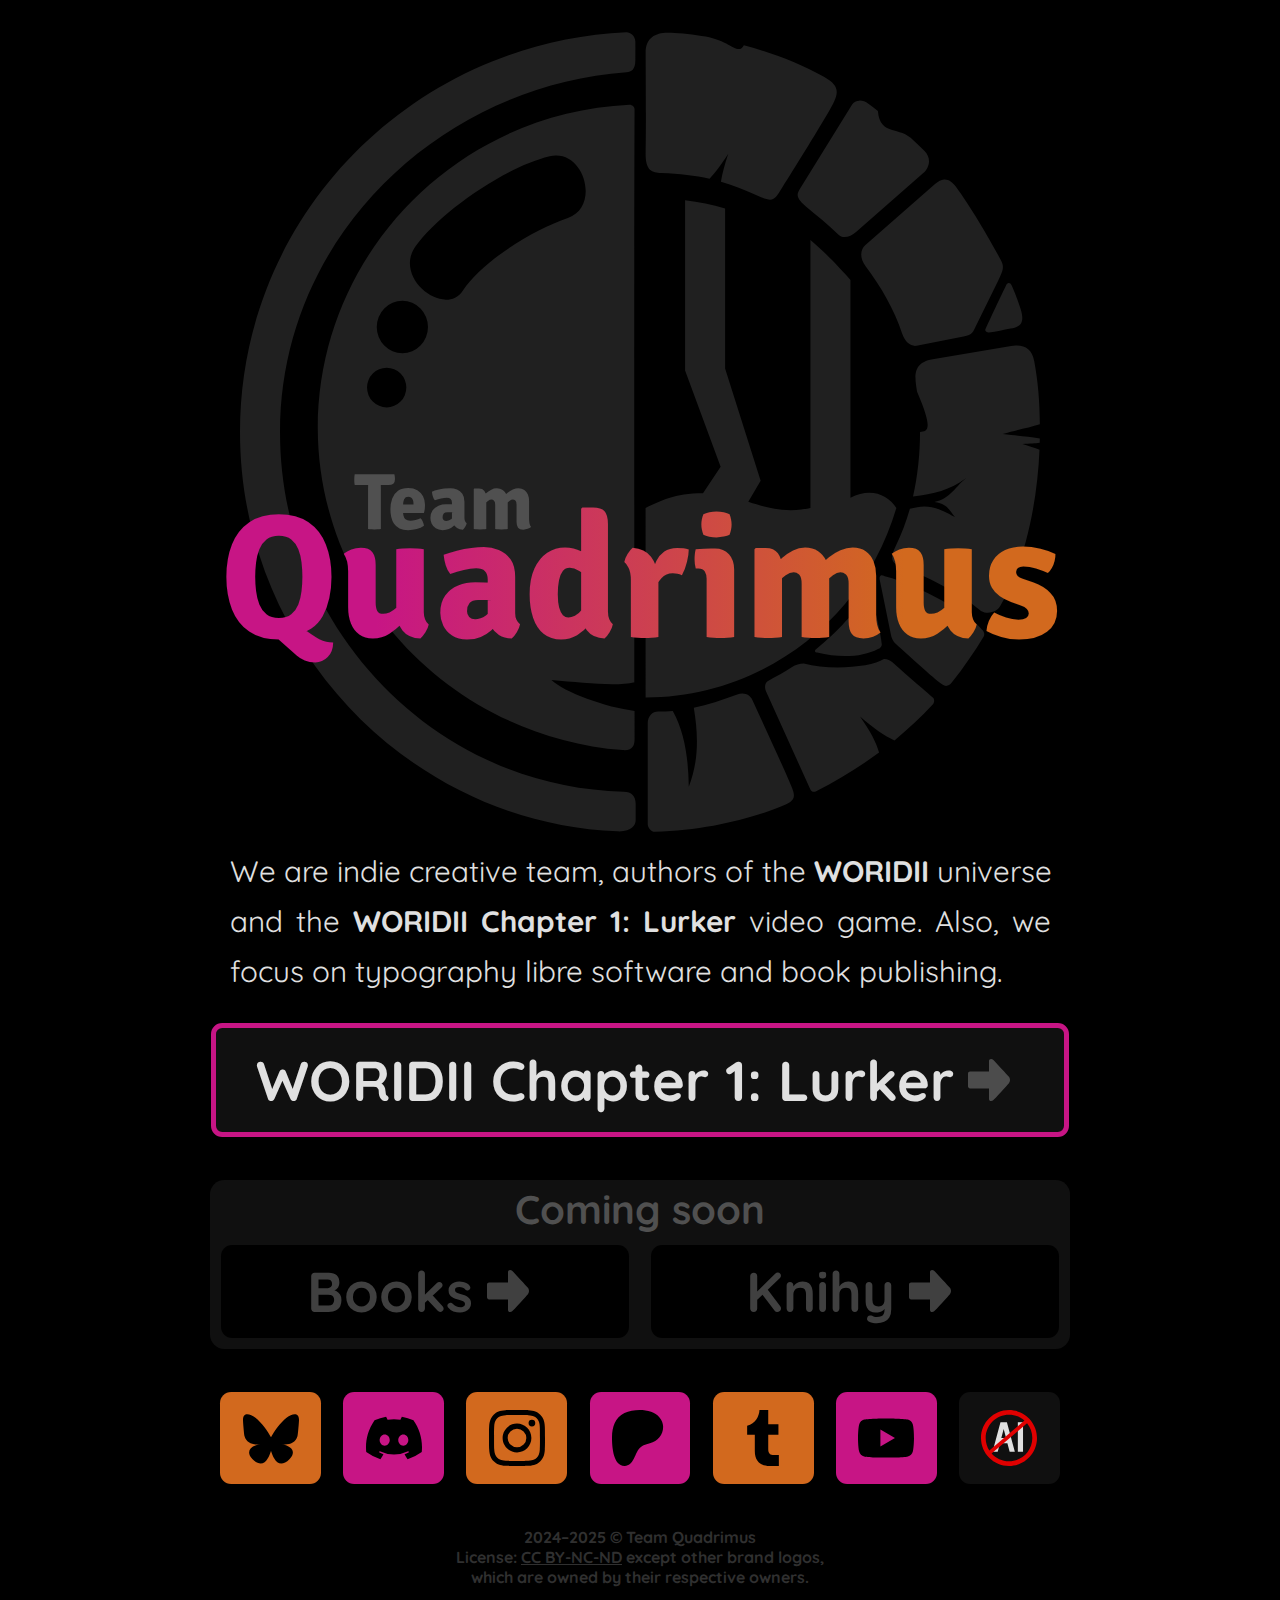
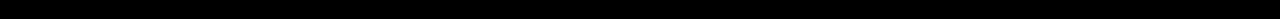
<file: index.html>
<!doctype html>
<html lang="en">
	<head>
		<meta charset="utf-8">
		<meta name="description" content="Indie creative team, authors of the WORIDII universe and the WORIDII Chapter 1: Lurker video game. Also working on typography libre software and book publishing.">
		<meta name="robots" content="noai">
		<meta name="theme-color" media="(prefers-color-scheme: light)" content="#a92471">
		<meta name="theme-color" media="(prefers-color-scheme: dark)" content="#303030">
		<meta name="title" content="Team Quadrimus · indie game developers · book publishing">
		<meta property="og:description" content="Indie creative team, authors of the WORIDII universe and the WORIDII Chapter 1: Lurker video game. Also working on typography libre software and book publishing.">
		<meta property="og:image" content="https://quadrimus.com/img/banner.png">
		<meta property="og:url" content="https://quadrimus.com/">
		<meta property="og:site_name" content="Team Quadrimus">
		<meta property="og:title" content="Team Quadrimus · indie game developers · book publishing">
		<meta property="og:type" content="website">
		<title>Team Quadrimus · indie game developers · book publishing</title>
		<link rel="canonical" href="https://quadrimus.com/">
		<link rel="preconnect" href="https://fonts.googleapis.com">
		<link rel="preconnect" href="https://fonts.gstatic.com" crossorigin>
		<link href="https://fonts.googleapis.com/css2?family=Quicksand:wght@300..700&display=swap" rel="stylesheet">
		<link href="https://fonts.googleapis.com/css2?family=Signika:wght@300..700&display=swap" rel="stylesheet">
		<link href="/img/icon/favicon-32.png" rel="icon" sizes="32x32" type="image/png">
		<link href="/img/icon/favicon-128.png" rel="icon" sizes="128x128" type="image/png">
		<link href="/img/icon/favicon-144.png" rel="icon" sizes="144x144" type="image/png">
		<link href="/img/icon/favicon-192.png" rel="icon" sizes="192x192" type="image/png">
		<script defer src="https://cloud.umami.is/script.js" data-website-id="96cfccf0-e324-4feb-b0eb-22740c07a883"></script>
		<style>
			:root {
				--orange: chocolate;
				--pink: mediumvioletred;
				-webkit-tap-highlight-color: #ffffff80;
				background-color: #000000;
				color: #404040;
				font-family: "Quicksand", sans-serif;
				font-optical-sizing: auto;
				font-style: normal;
				font-weight: 400;
			}

			body {
				margin: 2em 0 0 0;
			}

			main {
				margin: auto;
				position: relative;
				width: 55em;

				& > section {
					display: flex;
					flex-wrap: wrap;

					&.highlight > a {
						border: 0.1em solid var(--pink);
						color: #e0e0e0;
						padding-block: 0.3em;
					}

					&.disabled {
						background-color: #101010;
						border-radius: 0.9em;
						margin: 2em 0.6em;

						& > a {
							background-color: #000000;
							color: #404040;
						}
					}

					&:has(div) {
						flex-direction: column;
					}

					&.social {
						justify-content: center;

						& > a, & > span {
							background-color: #101010;
							border-radius: 0.2em;
							flex-grow: 0;

							&::after {
								display: none;
							}

							&:has(svg) {
								align-self: stretch;
								align-items: center;
								display: flex;
								padding: 0.32em 0.4em;
							}

							& > svg {
								height: 1em;
								width: 1em;
							}
						}

						& > a {
							background-color: var(--pink);

							&:nth-child(odd) {
								background-color: var(--orange);
							}

							&:has(svg) {
								&:hover {
									background-color: var(--pink);
									color: #ffffff;

									&:nth-child(odd) {
										background-color: var(--orange);
									}

									& > svg path {
										fill: #ffffff !important;
									}
								}
							}
						}
					}

					& > h2 {
						color: #505050;
						font-size: 2.5em;
						font-weight: bold;
						margin: 0.1em 0 0 0;
						text-align: center;
						width: 100%;
					}

					& > a {
						align-items: center;
						background-color: #101010;
						border-radius: 0.2em;
						color: #c0c0c0;
						display: flex;
						flex: 1 1 0;
						font-size: 3.5em;
						font-weight: bold;
						justify-content: center;
						margin: 0.2em;
						padding: 0.2em;
						text-decoration: none;

						&::after {
							background-image: url('[data-uri]');
							background-position: center;
							background-repeat: no-repeat;
							content: '';
							height: 100%;
							margin: 0 0.25em;
							opacity: 25%;
							width: 0.75em;
						}

						&[href]:hover {
							background-color: var(--pink);
							color: #e0e0e0;
						}
					}

					& > span {
						font-size: 3.5em;
						font-weight: bold;
						margin: 0.2em;
						padding: 0.2em;
					}

					& > svg text {
						fill: #e0e0e0;
						font-size: 1.85em;
					}
				}
			}

			h1 {
				display: flex;
				flex-direction: column;
				font-size: 1em;
				height: 41em;
				justify-content: flex-end;
				margin: 0;
				padding-bottom: 9em;

				& > .team {
					color: #505050;
					display: block;
					font-family: "Signika", sans-serif;
					font-size: 5em;
					margin: 0 0 -1em 1.92em;
					z-index: 2;
				}

				& > .quadrimus {
					background: linear-gradient(90deg, var(--pink) 0%, var(--pink) 20%, var(--orange) 80%, var(--orange) 100%);
					background-clip: text;
					color: transparent;
					display: block;
					font-family: "Signika", sans-serif;
					font-size: 11em;
					text-align: center;
					z-index: 2;
				}
			}

			body.use-px {
				h1 {
					& > .team {
						font-size: 68px;
					}

					& > .quadrimus {
						font-size: 150px;
					}
				}

				main {
					& > section {
						& > a, & > span {
							font-size: 47px;
						}

						& > svg text {
							font-size: 29px;
						}
					}
				}
			}

			#logo {
				height: 50em;
				left: 0;
				position: absolute;
				top: 0;
				width: 100%;
			}

			footer {
				color: #303030;
				font-weight: bold;
				margin: 2em auto;
				text-align: center;
				width: 40em;

				& a {
					color: #303030;
					text-decoration: underline;

					&:hover {
						color: #505050;
					}
				}
			}

			/*
			h1 .quadrimus {
				background: linear-gradient(90deg in hsl longer hue, #f00000 0%, #a92471 100%) text;
			}
			*/
		</style>
	</head>
	<body>
		<main>
			<h1>
				<span class="team">Team</span>
				<span class="quadrimus">Quadrimus</span>
			</h1>
			<svg id="logo" viewBox="0 0 10 10" xmlns="http://www.w3.org/2000/svg">
				<path style="fill: #202020; stroke: none;" d="M 4.8296794 0.0031005859 C 2.157413 0.12687546 -0.00011449533 2.2957023 0 5.0002116 C 0.0001626044 7.6667409 2.1031951 9.8881791 4.7175415 9.9921549 C 4.8960123 9.9992549 4.9459513 9.9137648 4.9459513 9.8541789 L 4.9459513 9.6495402 C 4.9459513 9.5487553 4.8968715 9.4978584 4.7940226 9.4955444 C 2.40262 9.4417345 0.50023686 7.4163872 0.50022786 5.0002116 C 0.50023686 2.571552 2.489101 0.67527128 4.8312297 0.50332845 C 4.8910496 0.49892845 4.9418172 0.47124891 4.9418172 0.35295003 C 4.9418172 0.24405814 4.9430172 0.20534341 4.9418172 0.1173055 C 4.9408752 0.047135571 4.8760673 0.00095158822 4.8296794 0.0031005859 z M 5.3428263 0.0098185221 C 5.1918445 0.0098185221 5.0704915 0.074108346 5.0704915 0.25838216 C 5.0704915 0.25838216 5.0778915 1.173332 5.0704915 1.5048177 C 5.0652915 1.7362035 5.1477413 1.7569911 5.2663452 1.7626831 C 5.498419 1.7738131 5.6874084 1.7942534 5.8694092 1.8345133 C 5.9417491 1.7591534 6.0168107 1.6575296 6.1029867 1.5223877 C 6.0584267 1.6550436 6.0286894 1.7700439 6.0115194 1.8706868 C 6.1571142 1.9123268 6.3042478 1.9684268 6.4714396 2.0463867 C 6.6751714 2.1413866 6.682266 2.0960068 6.7778809 1.9451009 C 6.9366267 1.6945692 7.1978904 1.2711296 7.3494222 1.0133748 C 7.4890921 0.7757801 7.5191011 0.6861094 7.2987793 0.56017253 C 7.0032396 0.39126169 6.6424512 0.25759396 6.2983236 0.16433105 C 6.2227736 0.30972791 6.1327291 0.09412333 5.7701904 0.049609375 C 5.6054336 0.023279401 5.4586892 0.0098185221 5.3428263 0.0098185221 z M 7.7426799 0.85782878 C 7.7051899 0.85860778 7.6710623 0.87392171 7.6496623 0.90847168 L 7.0037069 1.9518188 C 6.9605269 2.0215588 6.9392128 2.0653077 7.0698527 2.1781616 C 7.2169696 2.3052515 7.3533981 2.404863 7.4749959 2.5285278 C 7.5339259 2.5884678 7.6222814 2.5684984 7.7044393 2.4964884 L 8.5374634 1.7668172 C 8.6139533 1.6997773 8.6519007 1.5825838 8.5539998 1.4846639 C 8.5090899 1.4397539 8.4633295 1.395794 8.4165405 1.352889 C 8.2511317 1.1675292 8.0007305 1.306548 7.9736735 0.98598633 C 7.9341435 0.95577636 7.8943539 0.92584931 7.8543009 0.89606934 C 7.820821 0.87117936 7.7801708 0.85704878 7.7426799 0.85782878 z M 4.8694702 0.90950521 C 2.6888644 1.0085051 0.97667269 2.7963487 0.97203369 4.9454346 C 0.97633369 7.0661994 2.6457017 8.8031965 4.7831706 8.9761963 C 4.9154484 8.9869063 4.9319987 8.9102264 4.9319987 8.8377035 L 4.9319987 8.4868205 C 4.584863 8.4480305 4.0436883 8.2501201 3.8933024 8.1013143 C 4.284735 8.1343543 4.7056089 8.1848792 4.9319987 8.1276693 C 4.9319987 8.1276693 4.9226987 3.7894756 4.9319987 0.96376546 C 4.9320897 0.93623549 4.8986702 0.90818521 4.8694702 0.90950521 z M 3.9485962 1.543575 C 4.3245208 1.537275 4.4857325 2.1931191 4.0984578 2.326473 C 3.6761143 2.4719098 3.0514308 2.8400146 2.7822591 3.2359782 C 2.5561303 3.5686179 1.9079284 3.0770473 2.1967651 2.6758057 C 2.4793589 2.2832321 3.2632324 1.7043412 3.8705648 1.5539103 C 3.8974348 1.5472103 3.9235362 1.544015 3.9485962 1.543575 z M 8.7999797 1.8438151 C 8.7661597 1.8468151 8.7290698 1.8645192 8.6878418 1.9006592 L 7.8145101 2.6665039 C 7.7581601 2.7159139 7.7375516 2.8182664 7.8222616 2.9310872 C 8.0137434 3.186715 8.1786745 3.467287 8.2764974 3.7697957 C 8.3124374 3.8809386 8.392424 3.9346084 8.4573649 3.9217244 L 9.0444092 3.8054525 C 9.1593301 3.7826525 9.1643129 3.744472 9.1942708 3.6834961 L 9.4738403 3.1145386 C 9.5436903 2.9723697 9.5545535 2.9336853 9.5084635 2.8473714 C 9.3758967 2.5991467 9.1328785 2.1839546 8.9467407 1.9321818 C 8.9039308 1.8742819 8.8563506 1.8387951 8.7999797 1.8438151 z M 5.5634847 2.1032308 L 5.5634847 4.2307495 L 6.007902 5.4348104 L 5.7872437 5.7660563 C 5.428474 5.7673563 5.2567556 5.8621967 5.0699748 5.9495076 L 5.0699748 8.3183553 C 6.5169933 8.3178943 7.7918496 7.3545002 8.2046672 5.9495076 C 8.0966473 5.7793228 7.8774867 5.688417 7.630542 5.8218669 L 7.630542 3.0990356 C 7.5076531 2.9592418 7.307407 2.7459054 7.1303141 2.5993245 L 7.1303141 5.9495076 C 6.9544783 5.9858076 6.7623299 6.0098361 6.3536174 5.8714762 L 6.5081299 5.6105103 L 6.0637126 4.2069784 L 6.0637126 2.2060669 C 5.9001117 2.1569769 5.7369265 2.1245468 5.5634847 2.1032308 z M 9.6076823 3.1383097 C 9.5945323 3.1400097 9.5834867 3.1510241 9.5782267 3.1615641 C 9.5227368 3.272618 9.359367 3.6240572 9.318811 3.7119181 C 9.304561 3.7439181 9.3407557 3.7590466 9.3611857 3.7568766 C 9.4581156 3.7465766 9.5408743 3.724384 9.6319702 3.707784 C 9.7515341 3.686004 9.8152011 3.645443 9.7570272 3.4597371 C 9.7242872 3.3631272 9.6908579 3.2644738 9.6479899 3.1708659 C 9.6358399 3.1443459 9.6208323 3.1365897 9.6076823 3.1383097 z M 2.0298503 3.3594849 A 0.32005486 0.32803306 0 0 1 2.3497274 3.6876302 A 0.32005486 0.32803306 0 0 1 2.0298503 4.0157756 A 0.32005486 0.32803306 0 0 1 1.7094564 3.6876302 A 0.32005486 0.32803306 0 0 1 2.0298503 3.3594849 z M 9.6939819 3.9191406 C 9.676462 3.9199856 9.6582249 3.9221418 9.6392049 3.9253418 L 8.6583862 4.0912231 C 8.3930155 4.1360831 8.4375461 4.3289393 8.4635661 4.4968831 C 8.6730719 4.9829547 8.5926483 4.9927356 8.5002563 5.0002116 C 8.5001823 5.2719603 8.4726964 5.5439257 8.4124064 5.8073975 C 8.6704962 5.7775675 8.8736923 5.7284677 9.0774821 5.5764038 C 8.9621872 5.6630037 8.8652629 5.8479426 8.6806071 5.8750936 C 8.8352959 5.9017436 8.8433778 5.9437937 8.9358887 6.0637126 C 8.63232 5.8902307 8.5313849 5.9265982 8.3736491 5.9593262 C 8.3280091 6.120342 8.2697653 6.2774146 8.1953654 6.4280314 C 8.0949275 6.6313572 8.190566 6.6431151 8.2687459 6.6874471 C 8.5632096 6.793795 8.972943 6.9952941 9.2624837 7.2362508 C 9.3647816 7.2919408 9.4699998 7.2327505 9.4991618 7.1819906 C 9.7945475 6.6678231 9.9642033 5.936403 9.9937052 5.2213867 C 9.9327253 5.1967567 9.8630565 5.1779567 9.7802816 5.1511068 C 9.8796715 5.1438068 9.9366851 5.1440038 9.9962891 5.1356038 C 9.9967571 5.1171639 9.9975394 5.0987 9.9978394 5.0803101 C 9.8423925 5.0549601 9.7564632 5.0502198 9.5327515 5.0260498 C 9.7268813 4.9709299 9.8670883 4.9458094 9.9983561 4.9040934 C 9.9949561 4.6040197 9.9759561 4.378914 9.9280762 4.1149943 C 9.9013762 3.9677665 9.8165938 3.9132276 9.6939819 3.9191406 z M 1.8334798 4.1956095 A 0.24555387 0.24847713 0 0 1 2.0789429 4.4441732 A 0.24555387 0.24847713 0 0 1 1.8334798 4.6922201 A 0.24555387 0.24847713 0 0 1 1.5880168 4.4441732 A 0.24555387 0.24847713 0 0 1 1.8334798 4.1956095 z M 8.018632 6.7902832 C 8.012832 6.7913832 8.0076491 6.794485 8.0031291 6.799585 C 7.9901791 6.8142349 7.9941782 6.8361026 7.9984782 6.8574626 L 8.1359375 7.53184 C 8.1515475 7.6085099 8.1835345 7.6379178 8.2258545 7.6749837 C 8.3713373 7.8023996 8.6503257 8.0638007 8.7803426 8.1576416 C 8.8245226 8.1895316 8.8675326 8.1696207 8.8945475 8.1354207 C 9.0509764 7.9373789 9.1779943 7.7523167 9.2965902 7.5561279 C 9.3113902 7.531638 9.2998928 7.4838718 9.2754028 7.4708618 C 9.140214 7.288418 8.4918428 6.9138536 8.0708252 6.8068197 C 8.0554852 6.8029197 8.035942 6.7871232 8.018632 6.7902832 z M 7.8646362 7.036263 C 7.8509762 7.037111 7.8362054 7.044761 7.8248454 7.0605509 C 7.7071685 7.2243448 7.4641432 7.5085952 7.2042114 7.711674 C 7.1696415 7.738684 7.1950132 7.7577225 7.2135132 7.7566325 C 7.5128509 7.8315424 7.7888282 7.8099039 7.974707 7.711674 C 7.999487 7.709974 8.0236693 7.6773731 8.0222493 7.6543132 C 8.0150494 7.5367273 7.9439995 7.2622213 7.9013265 7.0615845 C 7.8978265 7.0448945 7.8821962 7.035173 7.8646362 7.036263 z M 8.0486043 7.8382812 C 7.8929855 7.9428981 7.3731547 7.9831825 7.0471151 7.8946086 C 6.9964251 7.8971086 6.9429477 7.9108468 6.9008708 7.9380168 C 6.8027409 8.0013867 6.7082012 8.0542802 6.5949463 8.1147502 C 6.5648763 8.1308101 6.5529722 8.1928811 6.5732422 8.2377401 L 7.1297974 9.4691895 C 7.1453273 9.5035394 7.1777444 9.50211 7.2021444 9.48986 C 7.4820881 9.3492302 7.7446501 9.1872694 7.9881429 9.0061686 C 7.9550229 8.8835867 7.8797282 8.743409 7.7504313 8.5576172 C 7.9178821 8.704243 8.0570611 8.8001445 8.180896 8.8552734 C 8.3506628 8.7158456 8.5104131 8.5665704 8.658903 8.4077555 C 8.684283 8.3806156 8.6796639 8.3364894 8.6635539 8.3224894 C 8.557092 8.2309195 8.3018026 8.0099575 8.1550578 7.8791056 C 8.1267378 7.8538557 8.0852373 7.8349613 8.0486043 7.8382812 z M 6.2792033 8.2702962 C 6.2594733 8.2700842 6.2380113 8.273495 6.2156413 8.281665 C 6.0198105 8.352795 5.8494078 8.4100714 5.672522 8.4475464 C 5.7265719 8.7710571 5.7403834 9.0972093 5.6099935 9.433016 C 5.6042935 9.0893353 5.5616935 8.7626224 5.4100057 8.4863037 C 5.3513158 8.4912037 5.2914528 8.4945719 5.2275879 8.4945719 C 5.154358 8.4945719 5.0968465 8.5518919 5.0968465 8.6418498 L 5.0968465 9.9017212 C 5.0968465 9.9465311 5.1448433 9.9985794 5.1852132 9.9978394 C 5.8270236 9.9859894 6.4546657 9.8170273 6.8207723 9.6578084 C 6.9428172 9.6047285 6.9414295 9.5443316 6.8946696 9.4335327 C 6.7802427 9.162446 6.5472729 8.6612971 6.404777 8.3509115 C 6.383767 8.3051515 6.3383962 8.2709362 6.2792033 8.2702962 z" />
			</svg>
			<section>
				<p style="display: none;">
					We are indie creative team, authors of the <strong>WORIDII</strong> universe
					and the <strong>WORIDII Chapter 1: Lurker</strong> video game. Also, we
					focus on typography libre software and book publishing.
				</p>
				<svg viewBox="0 0 880 180" xmlns="http://www.w3.org/2000/svg">
					<text x="30" y="50">
						We are indie creative team, authors of the <tspan font-weight="bold">WORIDII</tspan> universe
					</text>
					<text x="30" y="100" word-spacing="5">
						and the <tspan font-weight="bold">WORIDII Chapter 1: Lurker</tspan> video game. Also, we
					</text>
					<text x="30" y="150">
						focus on typography libre software and book publishing.
					</text>
				</svg>
			</section>
			<section class="highlight">
				<a href="https://woridii.com/">WORIDII Chapter 1: Lurker</a>
			</section>
			<section class="disabled">
				<h2>Coming soon</h2>
				<a>Books</a>
				<a lang="cs">Knihy</a>
				<!--
				<a href="/books">Books</a>
				<a href="/knihy" lang="cs">Knihy</a>
				-->
			</section>
			<!--
			<section>
				<a href="/ema">Software</a>
				<a href="/font/letrascript">Fonts</a>
			</section>
			-->
			<section class="social">
				<a href="https://bsky.app/profile/quadrimus.com" title="Team Quadrimus on Bluesky">
					<svg viewBox="0 0 10 10" xmlns="http://www.w3.org/2000/svg">
						<path style="fill: #000000; stroke: none;" d="m 2.1676228,1.3426709 c 1.1464786,0.8607199 2.3795769,2.6059378 2.8323761,3.5424165 0.4527992,-0.9364787 1.6858975,-2.6816966 2.8323762,-3.5424165 0.8272357,-0.62104797 2.1676227,-1.10158607 2.1676227,0.4275122 0,0.3053732 -0.175088,2.5653622 -0.2777816,2.9322987 -0.3569541,1.2755807 -1.6576581,1.6009328 -2.8147001,1.4040138 2.0224468,0.3442077 2.5369185,1.4843483 1.4258096,2.6244889 -2.1102108,2.1653515 -3.0329571,-0.5432922 -3.2694007,-1.2373413 -0.043345,-0.1272359 -0.063627,-0.1867606 -0.063926,-0.1361444 -2.993e-4,-0.050616 -0.020581,0.00891 -0.063926,0.1361444 -0.2364436,0.6940491 -1.1591899,3.4026928 -3.269406,1.2373413 -1.11111068,-1.1401406 -0.5966354,-2.2802812 1.4258148,-2.6244889 -1.157042,0.196919 -2.45773712,-0.1284331 -2.81470359,-1.4040138 -0.10268572,-0.3669365 -0.277778110000006,-2.6269255 -0.277778110000006,-2.9322987 0,-1.52909827 1.340395800000006,-1.04856017 2.167622700000006,-0.4275122 z" />
					</svg>
				</a>
				<a href="https://discord.gg/NrqTpcrsd3" title="Team Quadrimus on Discord">
					<svg viewBox="0 0 10 10" xmlns="http://www.w3.org/2000/svg">
						<path style="fill: #000000; stroke: none;" d="m 8.4710478,1.8452166 a 8.2703934,8.2703934 0 0 0 -2.0630758,-0.6347321 5.6677561,5.6677561 0 0 0 -0.2642751,0.537202 7.6828534,7.6828534 0 0 0 -2.2895972,0 5.6921386,5.6921386 0 0 0 -0.2642751,-0.537202 8.3285969,8.3285969 0 0 0 -2.0646489,0.6363051 c -1.30564458,1.9317248 -1.65958438,3.8154711 -1.48261448,5.6724753 v 0 a 8.3160124,8.3160124 0 0 0 2.53027638,1.2702506 6.1113606,6.1113606 0 0 0 0.5419211,-0.873838 5.3814581,5.3814581 0 0 1 -0.8533882,-0.4074241 c 0.071575,-0.051911 0.141576,-0.1053954 0.2092178,-0.1573065 a 5.9438291,5.9438291 0 0 0 5.0589796,0 c 0.068428,0.055844 0.1384298,0.109328 0.2092177,0.1573065 a 5.401908,5.401908 0 0 1 -0.8549612,0.4082106 6.0563033,6.0563033 0 0 0 0.5419212,0.8730515 8.2782588,8.2782588 0 0 0 2.5318494,-1.2694641 v 0 c 0.207645,-2.1535271 -0.3547264,-4.0199696 -1.4865472,-5.6748348 z  m -5.1321272,4.5320025 c -0.4931561,0 -0.9005802,-0.4475372 -0.9005802,-0.9981102 0,-0.5505731 0.3932665,-1.0020429 0.8990071,-1.0020429 0.5057407,0 0.9100186,0.4514698 0.9013667,1.0020429 -0.00865,0.550573 -0.3971991,0.9981102 -0.8997936,0.9981102 z  m 3.322315,0 c -0.4939427,0 -0.8997937,-0.4475372 -0.8997937,-0.9981102 0,-0.5505731 0.3932665,-1.0020429 0.8997937,-1.0020429 0.5065272,0 0.9076589,0.4514698 0.8990071,1.0020429 -0.00865,0.550573 -0.3964126,0.9981102 -0.8990071,0.9981102 z" />
					</svg>
				</a>
				<a href="https://instagram.com/quadrimus" title="Team Quadrimus on Instagram">
					<svg viewBox="0 0 10 10" xmlns="http://www.w3.org/2000/svg">
						<path style="fill: #000000; stroke: none;" d="m 2.9292374,0.03496916 c -0.5320053,0.02510025 -0.895309,0.1100011 -1.2129121,0.23480235 -0.3287033,0.12810128 -0.6073061,0.300003 -0.88450887,0.57820578 -0.27720277,0.27820281 -0.44790448,0.55700551 -0.57510575,0.88620881 -0.12310123,0.3183032 -0.20650207,0.6819069 -0.2300023,1.2142122 -0.02350024,0.5323053 -0.02870029,0.703407 -0.0261002663,2.0612206 0.002600026,1.3578136 0.008600086,1.5280153 0.0344003463,2.0614206 0.02540025,0.5319053 0.1100011,0.895109 0.23480235,1.2128121 0.12830128,0.3287033 0.300003,0.6072061 0.57830578,0.8845089 0.27830281,0.2773028 0.55690561,0.4476045 0.88690891,0.5750057 0.3180031,0.1229013 0.6817068,0.2067021 1.2139121,0.2300023 0.5322053,0.0233 0.703507,0.028704 2.0609206,0.0261 1.3574136,-0.0026 1.5283153,-0.0086 2.0616206,-0.0339 0.5333053,-0.0253 0.894609,-0.1105012 1.2124121,-0.2347024 0.3287033,-0.1286013 0.6074061,-0.300003 0.8845089,-0.5784058 0.2771028,-0.2784028 0.4477045,-0.5574056 0.5748057,-0.8868088 0.1232013,-0.3180032 0.2069021,-0.6817069 0.2300023,-1.2135122 0.0233,-0.5337053 0.0288,-0.704107 0.0262,-2.0617206 -0.0026,-1.3576136 -0.0087,-1.5278153 -0.034,-2.0610206 -0.0253,-0.5332053 -0.1100011,-0.895309 -0.2347024,-1.2132121 -0.1285013,-0.3287033 -0.300003,-0.6070061 -0.5782058,-0.88450887 -0.2782028,-0.27750278 -0.5574055,-0.44800448 -0.8867088,-0.57480575 -0.3182032,-0.12310123 -0.6817069,-0.20700208 -1.2139122,-0.23000231 -0.5322053,-0.02300023 -0.703507,-0.02890028 -2.0614206,-0.0263002584 -1.3579136,0.002600028 -1.5279153,0.008400088 -2.0612206,0.0344003484 m 0.058401,9.03889034 c -0.4875049,-0.0212 -0.7522075,-0.102201 -0.9286093,-0.1700017 -0.2336023,-0.090001 -0.400004,-0.198802 -0.5758058,-0.3729037 -0.1758017,-0.1741017 -0.2838028,-0.3411034 -0.3750037,-0.5742057 -0.068501,-0.1764018 -0.15100152,-0.4408044 -0.17380175,-0.9283093 -0.0248002,-0.5269053 -0.0300003,-0.6851069 -0.0329003,-2.0200202 -0.0029,-1.3349134 0.0022,-1.4929149 0.0253003,-2.0200202 0.0208002,-0.4871049 0.10230105,-0.7521075 0.17000175,-0.9284093 0.090001,-0.2339023 0.198402,-0.400004 0.3729037,-0.5757058 0.1745017,-0.1757017 0.3410034,-0.2839028 0.5743057,-0.3751037 0.1762018,-0.068801 0.4406044,-0.1506015 0.9279093,-0.17380174 0.5273053,-0.0250002 0.6853069,-0.0300003 2.0200202,-0.0329003 1.3347134,-0.0029 1.493115,0.0021 2.0206202,0.0253003 0.4871049,0.0212002 0.7522075,0.10190104 0.9283093,0.17000174 0.2337023,0.090001 0.400004,0.198102 0.5757058,0.3729037 0.1757017,0.1748018 0.2840028,0.3407034 0.3752037,0.5745058 0.068901,0.1757017 0.1507015,0.4400044 0.1737018,0.9276092 0.0251,0.5273053 0.0308,0.6854069 0.0332,2.0200202 0.0024,1.3346134 -0.0023,1.493115 -0.0254,2.0200202 -0.0213,0.4875049 -0.102101,0.7523076 -0.1700017,0.9289093 -0.090001,0.2335024 -0.198502,0.400004 -0.3731037,0.5756058 -0.1746017,0.1756017 -0.3409034,0.2838028 -0.5743057,0.3750037 -0.1760018,0.068701 -0.4407044,0.1507015 -0.9276093,0.1739018 -0.5273053,0.0248 -0.6853069,0.03 -2.0205202,0.0329 -1.3352134,0.0029 -1.4927149,-0.0025 -2.0200202,-0.0253 m 4.0760407,-6.7461674 a 0.600006,0.600006 0 1 0 0.598806,-0.601006 0.600006,0.600006 0 0 0 -0.598806,0.601006 m -4.6310463,2.6773267 c 0.0028,1.4180142 1.1544116,2.5649257 2.5721257,2.5622257 1.4177142,-0.0027 2.5654257,-1.1542116 2.5627257,-2.5722258 -0.0027,-1.4180141 -1.1546116,-2.5652256 -2.5725257,-2.5624256 -1.4179142,0.0028 -2.5650257,1.1546116 -2.5623257,2.5724257 m 0.900609,-0.0018 a 1.6667167,1.6667167 0 1 1 1.6700167,1.6634167 1.6665167,1.6665167 0 0 1 -1.6700167,-1.6634167" />
					</svg>
				</a>
				<a href="https://patreon.com/quadrimus" title="Team Quadrimus on Patreon">
					<svg viewBox="0 0 10 10" xmlns="http://www.w3.org/2000/svg">
						<path style="fill: #000000; stroke: none;" d="m 9.1305701,3.0044697 c -0.0018,-1.276852 -0.996157,-2.32334278 -2.162926,-2.70090762 -1.448908,-0.46887967 -3.359815,-0.400963 -4.743352,0.25185187 -1.67690803,0.79124085 -2.20362103,2.52459275 -2.22323203,4.25329665 -0.01611,1.4212871 0.12575,5.1647041 2.23721303,5.1914354 1.568898,0.01986 1.802454,-2.0016852 2.528417,-2.9752408 0.516509,-0.6926852 1.1815,-0.8883149 2.000121,-1.090963 1.406907,-0.3482871 2.365805,-1.4586205 2.363759,-2.9294725" />
					</svg>
				</a>
				<a href="https://quadrimus.tumblr.com/" title="Team Quadrimus on Tumblr">
					<svg viewBox="0 0 10 10" xmlns="http://www.w3.org/2000/svg">
						<path style="fill: #000000; stroke: none;" d="m 6.1613313,10 c -1.5065914,0 -2.6239799,-0.772128 -2.6239799,-2.6239798 v -2.9629631 h -1.3684872 v -1.6070307 c 1.5065913,-0.3892026 2.1343377,-1.6823603 2.2033898,-2.8060264 h 1.5630886 v 2.5486503 h 1.8204636 v 1.8644068 h -1.8204636 v 2.5800377 c 0,0.772128 0.3892026,1.0420591 1.010672,1.0420591 h 0.8851212 v 1.9648461 z" />
					</svg>
				</a>
				<a href="https://youtube.com/@quadrimus" title="Team Quadrimus on YouTube">
					<svg viewBox="0 0 10 10" xmlns="http://www.w3.org/2000/svg">
						<path style="fill: #000000; stroke: none;" d="m 4,3.4999794 v 3.0000412 l 2.5980163,-1.5000206 z m 5.7910854,3.9069845 c -0.1150759,0.4301765 -0.4538832,0.7690661 -0.8841421,0.8840597 -0.7798493,0.208997 -3.9069844,0.208997 -3.9069844,0.208997 0,0 -3.1270528,0 -3.9069021,-0.208997 -0.43025892,-0.1149936 -0.76906618,-0.4538832 -0.8840598,-0.8840597 -0.208997,-0.7798494 -0.208997,-2.4069639 -0.208997,-2.4069639 0,0 0,-1.6271145 0.208997,-2.4069638 0.11499362,-0.4301766 0.45380088,-0.7690662 0.8840598,-0.8840598 0.7798493,-0.208997 3.9069021,-0.208997 3.9069021,-0.208997 0,0 3.1271351,0 3.9069844,0.208997 0.4302589,0.1149936 0.7690662,0.4538832 0.8841421,0.8840598 0.2089146,0.7798493 0.2089146,2.4069638 0.2089146,2.4069638 0,0 0,1.6271145 -0.2089146,2.4069639" />
					</svg>
				</a>
				<span>
					<svg viewBox="0 0 10 10" xmlns="http://www.w3.org/2000/svg">
						<path style="fill: #e0e0e0; stroke: none;" d="m 6.5786788,2.1854786 v 5.2884465 h 0.9274283 v -5.2884465 z m -3.1009208,4.128e-4 -1.4173513,5.2880336 h 0.9233009 l 0.4065496,-1.5576835 h 1.3228338 l 0.4065496,1.5576835 h 0.9228881 l -1.4169388,-5.2880338 h -0.5741221 z m 0.5737098,1.1952971 0.4259481,1.6319763 h -0.8518966 z" />
						<path style="fill: #e00000; stroke: none;" d="M 5.0002116 0 C 2.2386254 -0.0001168728 -0.0001168728 2.2386254 0 5.0002116 C 0.00016855243 7.761596 2.2388271 10.000023 5.0002116 9.9999064 C 7.7613942 9.9997379 9.9997379 7.7613942 9.9999064 5.0002116 C 10.000023 2.2388271 7.761596 0.00016855243 5.0002116 0 z M 5.0002116 0.83612467 C 6.0578257 0.8361319 7.0227036 1.231407 7.7571493 1.8810221 L 1.4856974 7.2315999 C 1.0751888 6.5864399 0.83613029 5.8215484 0.83612467 5.0002116 C 0.83614039 2.7005259 2.7005259 0.83614039 5.0002116 0.83612467 z M 8.2232707 2.3647135 C 8.8111 3.0826525 9.1642917 3.9999339 9.1642985 5.0002116 C 9.1642828 7.2998973 7.2998973 9.1642828 5.0002116 9.1642985 C 3.7627431 9.1642901 2.6519742 8.6239543 1.8892904 7.7669678 L 8.2232707 2.3647135 z" />
					</svg>
				</span>
			</section>
		</main>
		<footer>
			2024&ndash;2025 &copy; Team Quadrimus
			<br>
			License: <a href="https://creativecommons.org/licenses/by-nc-nd/4.0/" rel="license" target="_blank">CC BY-NC-ND</a>
			except other brand logos,
			<br>
			which are owned by their respective owners.
		</footer>
		<script>
			/fban|fbav|instagram/i.test(navigator.userAgent) && document.body.classList.add('use-px');
		</script>
	</body>
</html>
</file>
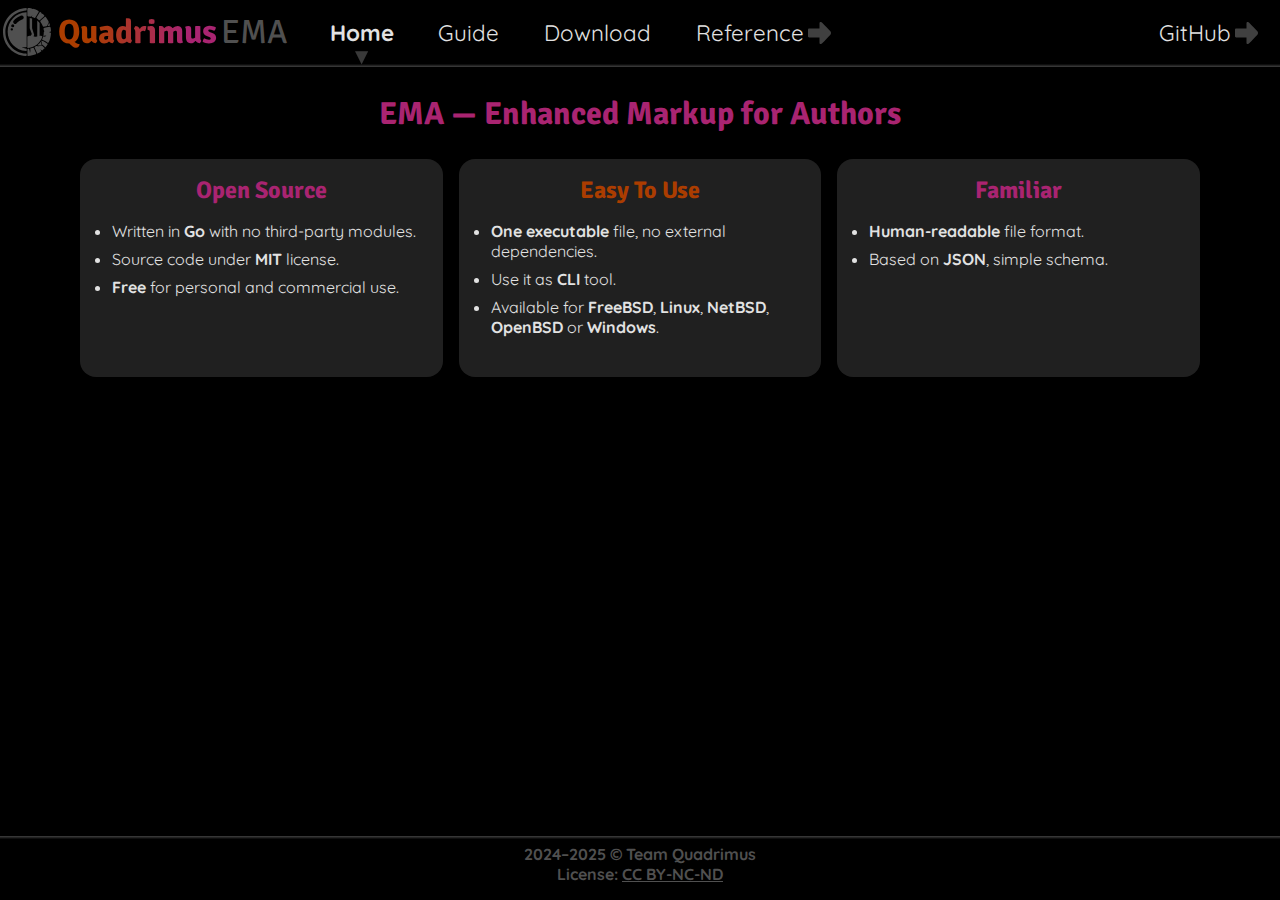
<file: ema/index.html>
<!doctype html>
<html lang="en">
	<head>
		<meta charset="utf-8">
		<meta name="go-import" content="quadrimus.com/ema git https://github.com/quadrimus/ema">
		<meta name="viewport" content="width=device-width, initial-scale=1">
		<meta name="robots" content="noai">
		<meta name="theme-color" media="(prefers-color-scheme: light)" content="#a92471">
		<meta name="theme-color" media="(prefers-color-scheme: dark)" content="#303030">
		<title>Quadrimus EMA — Home</title>
		<link rel="canonical" href="https://quadrimus.com/ema">
		<link rel="preconnect" href="https://fonts.googleapis.com">
		<link rel="preconnect" href="https://fonts.gstatic.com" crossorigin>
		<link href="https://fonts.googleapis.com/css2?family=Quicksand:wght@300..700&display=swap" rel="stylesheet">
		<link href="https://fonts.googleapis.com/css2?family=Signika:wght@300..700&display=swap" rel="stylesheet">
		<link href="/style.css" rel="stylesheet" type="text/css">
		<link href="/img/icon/favicon-32.png" rel="icon" sizes="32x32" type="image/png">
		<link href="/img/icon/favicon-128.png" rel="icon" sizes="128x128" type="image/png">
		<link href="/img/icon/favicon-144.png" rel="icon" sizes="144x144" type="image/png">
		<link href="/img/icon/favicon-192.png" rel="icon" sizes="192x192" type="image/png">
		<script defer src="https://cloud.umami.is/script.js" data-website-id="96cfccf0-e324-4feb-b0eb-22740c07a883"></script>
		<script src="/script.js"></script>
	</head>
	<body>
		<header>
			<h1>
				<a href="/" title="Go to Quadrimus">
					<svg class="logo" viewBox="0 0 10 10" xmlns="http://www.w3.org/2000/svg">
						<path d="M 4.8296794 0.0031005859 C 2.157413 0.12687546 -0.00011449533 2.2957023 0 5.0002116 C 0.0001626044 7.6667409 2.1031951 9.8881791 4.7175415 9.9921549 C 4.8960123 9.9992549 4.9459513 9.9137648 4.9459513 9.8541789 L 4.9459513 9.6495402 C 4.9459513 9.5487553 4.8968715 9.4978584 4.7940226 9.4955444 C 2.40262 9.4417345 0.50023686 7.4163872 0.50022786 5.0002116 C 0.50023686 2.571552 2.489101 0.67527128 4.8312297 0.50332845 C 4.8910496 0.49892845 4.9418172 0.47124891 4.9418172 0.35295003 C 4.9418172 0.24405814 4.9430172 0.20534341 4.9418172 0.1173055 C 4.9408752 0.047135571 4.8760673 0.00095158822 4.8296794 0.0031005859 z M 5.3428263 0.0098185221 C 5.1918445 0.0098185221 5.0704915 0.074108346 5.0704915 0.25838216 C 5.0704915 0.25838216 5.0778915 1.173332 5.0704915 1.5048177 C 5.0652915 1.7362035 5.1477413 1.7569911 5.2663452 1.7626831 C 5.498419 1.7738131 5.6874084 1.7942534 5.8694092 1.8345133 C 5.9417491 1.7591534 6.0168107 1.6575296 6.1029867 1.5223877 C 6.0584267 1.6550436 6.0286894 1.7700439 6.0115194 1.8706868 C 6.1571142 1.9123268 6.3042478 1.9684268 6.4714396 2.0463867 C 6.6751714 2.1413866 6.682266 2.0960068 6.7778809 1.9451009 C 6.9366267 1.6945692 7.1978904 1.2711296 7.3494222 1.0133748 C 7.4890921 0.7757801 7.5191011 0.6861094 7.2987793 0.56017253 C 7.0032396 0.39126169 6.6424512 0.25759396 6.2983236 0.16433105 C 6.2227736 0.30972791 6.1327291 0.09412333 5.7701904 0.049609375 C 5.6054336 0.023279401 5.4586892 0.0098185221 5.3428263 0.0098185221 z M 7.7426799 0.85782878 C 7.7051899 0.85860778 7.6710623 0.87392171 7.6496623 0.90847168 L 7.0037069 1.9518188 C 6.9605269 2.0215588 6.9392128 2.0653077 7.0698527 2.1781616 C 7.2169696 2.3052515 7.3533981 2.404863 7.4749959 2.5285278 C 7.5339259 2.5884678 7.6222814 2.5684984 7.7044393 2.4964884 L 8.5374634 1.7668172 C 8.6139533 1.6997773 8.6519007 1.5825838 8.5539998 1.4846639 C 8.5090899 1.4397539 8.4633295 1.395794 8.4165405 1.352889 C 8.2511317 1.1675292 8.0007305 1.306548 7.9736735 0.98598633 C 7.9341435 0.95577636 7.8943539 0.92584931 7.8543009 0.89606934 C 7.820821 0.87117936 7.7801708 0.85704878 7.7426799 0.85782878 z M 4.8694702 0.90950521 C 2.6888644 1.0085051 0.97667269 2.7963487 0.97203369 4.9454346 C 0.97633369 7.0661994 2.6457017 8.8031965 4.7831706 8.9761963 C 4.9154484 8.9869063 4.9319987 8.9102264 4.9319987 8.8377035 L 4.9319987 8.4868205 C 4.584863 8.4480305 4.0436883 8.2501201 3.8933024 8.1013143 C 4.284735 8.1343543 4.7056089 8.1848792 4.9319987 8.1276693 C 4.9319987 8.1276693 4.9226987 3.7894756 4.9319987 0.96376546 C 4.9320897 0.93623549 4.8986702 0.90818521 4.8694702 0.90950521 z M 3.9485962 1.543575 C 4.3245208 1.537275 4.4857325 2.1931191 4.0984578 2.326473 C 3.6761143 2.4719098 3.0514308 2.8400146 2.7822591 3.2359782 C 2.5561303 3.5686179 1.9079284 3.0770473 2.1967651 2.6758057 C 2.4793589 2.2832321 3.2632324 1.7043412 3.8705648 1.5539103 C 3.8974348 1.5472103 3.9235362 1.544015 3.9485962 1.543575 z M 8.7999797 1.8438151 C 8.7661597 1.8468151 8.7290698 1.8645192 8.6878418 1.9006592 L 7.8145101 2.6665039 C 7.7581601 2.7159139 7.7375516 2.8182664 7.8222616 2.9310872 C 8.0137434 3.186715 8.1786745 3.467287 8.2764974 3.7697957 C 8.3124374 3.8809386 8.392424 3.9346084 8.4573649 3.9217244 L 9.0444092 3.8054525 C 9.1593301 3.7826525 9.1643129 3.744472 9.1942708 3.6834961 L 9.4738403 3.1145386 C 9.5436903 2.9723697 9.5545535 2.9336853 9.5084635 2.8473714 C 9.3758967 2.5991467 9.1328785 2.1839546 8.9467407 1.9321818 C 8.9039308 1.8742819 8.8563506 1.8387951 8.7999797 1.8438151 z M 5.5634847 2.1032308 L 5.5634847 4.2307495 L 6.007902 5.4348104 L 5.7872437 5.7660563 C 5.428474 5.7673563 5.2567556 5.8621967 5.0699748 5.9495076 L 5.0699748 8.3183553 C 6.5169933 8.3178943 7.7918496 7.3545002 8.2046672 5.9495076 C 8.0966473 5.7793228 7.8774867 5.688417 7.630542 5.8218669 L 7.630542 3.0990356 C 7.5076531 2.9592418 7.307407 2.7459054 7.1303141 2.5993245 L 7.1303141 5.9495076 C 6.9544783 5.9858076 6.7623299 6.0098361 6.3536174 5.8714762 L 6.5081299 5.6105103 L 6.0637126 4.2069784 L 6.0637126 2.2060669 C 5.9001117 2.1569769 5.7369265 2.1245468 5.5634847 2.1032308 z M 9.6076823 3.1383097 C 9.5945323 3.1400097 9.5834867 3.1510241 9.5782267 3.1615641 C 9.5227368 3.272618 9.359367 3.6240572 9.318811 3.7119181 C 9.304561 3.7439181 9.3407557 3.7590466 9.3611857 3.7568766 C 9.4581156 3.7465766 9.5408743 3.724384 9.6319702 3.707784 C 9.7515341 3.686004 9.8152011 3.645443 9.7570272 3.4597371 C 9.7242872 3.3631272 9.6908579 3.2644738 9.6479899 3.1708659 C 9.6358399 3.1443459 9.6208323 3.1365897 9.6076823 3.1383097 z M 2.0298503 3.3594849 A 0.32005486 0.32803306 0 0 1 2.3497274 3.6876302 A 0.32005486 0.32803306 0 0 1 2.0298503 4.0157756 A 0.32005486 0.32803306 0 0 1 1.7094564 3.6876302 A 0.32005486 0.32803306 0 0 1 2.0298503 3.3594849 z M 9.6939819 3.9191406 C 9.676462 3.9199856 9.6582249 3.9221418 9.6392049 3.9253418 L 8.6583862 4.0912231 C 8.3930155 4.1360831 8.4375461 4.3289393 8.4635661 4.4968831 C 8.6730719 4.9829547 8.5926483 4.9927356 8.5002563 5.0002116 C 8.5001823 5.2719603 8.4726964 5.5439257 8.4124064 5.8073975 C 8.6704962 5.7775675 8.8736923 5.7284677 9.0774821 5.5764038 C 8.9621872 5.6630037 8.8652629 5.8479426 8.6806071 5.8750936 C 8.8352959 5.9017436 8.8433778 5.9437937 8.9358887 6.0637126 C 8.63232 5.8902307 8.5313849 5.9265982 8.3736491 5.9593262 C 8.3280091 6.120342 8.2697653 6.2774146 8.1953654 6.4280314 C 8.0949275 6.6313572 8.190566 6.6431151 8.2687459 6.6874471 C 8.5632096 6.793795 8.972943 6.9952941 9.2624837 7.2362508 C 9.3647816 7.2919408 9.4699998 7.2327505 9.4991618 7.1819906 C 9.7945475 6.6678231 9.9642033 5.936403 9.9937052 5.2213867 C 9.9327253 5.1967567 9.8630565 5.1779567 9.7802816 5.1511068 C 9.8796715 5.1438068 9.9366851 5.1440038 9.9962891 5.1356038 C 9.9967571 5.1171639 9.9975394 5.0987 9.9978394 5.0803101 C 9.8423925 5.0549601 9.7564632 5.0502198 9.5327515 5.0260498 C 9.7268813 4.9709299 9.8670883 4.9458094 9.9983561 4.9040934 C 9.9949561 4.6040197 9.9759561 4.378914 9.9280762 4.1149943 C 9.9013762 3.9677665 9.8165938 3.9132276 9.6939819 3.9191406 z M 1.8334798 4.1956095 A 0.24555387 0.24847713 0 0 1 2.0789429 4.4441732 A 0.24555387 0.24847713 0 0 1 1.8334798 4.6922201 A 0.24555387 0.24847713 0 0 1 1.5880168 4.4441732 A 0.24555387 0.24847713 0 0 1 1.8334798 4.1956095 z M 8.018632 6.7902832 C 8.012832 6.7913832 8.0076491 6.794485 8.0031291 6.799585 C 7.9901791 6.8142349 7.9941782 6.8361026 7.9984782 6.8574626 L 8.1359375 7.53184 C 8.1515475 7.6085099 8.1835345 7.6379178 8.2258545 7.6749837 C 8.3713373 7.8023996 8.6503257 8.0638007 8.7803426 8.1576416 C 8.8245226 8.1895316 8.8675326 8.1696207 8.8945475 8.1354207 C 9.0509764 7.9373789 9.1779943 7.7523167 9.2965902 7.5561279 C 9.3113902 7.531638 9.2998928 7.4838718 9.2754028 7.4708618 C 9.140214 7.288418 8.4918428 6.9138536 8.0708252 6.8068197 C 8.0554852 6.8029197 8.035942 6.7871232 8.018632 6.7902832 z M 7.8646362 7.036263 C 7.8509762 7.037111 7.8362054 7.044761 7.8248454 7.0605509 C 7.7071685 7.2243448 7.4641432 7.5085952 7.2042114 7.711674 C 7.1696415 7.738684 7.1950132 7.7577225 7.2135132 7.7566325 C 7.5128509 7.8315424 7.7888282 7.8099039 7.974707 7.711674 C 7.999487 7.709974 8.0236693 7.6773731 8.0222493 7.6543132 C 8.0150494 7.5367273 7.9439995 7.2622213 7.9013265 7.0615845 C 7.8978265 7.0448945 7.8821962 7.035173 7.8646362 7.036263 z M 8.0486043 7.8382812 C 7.8929855 7.9428981 7.3731547 7.9831825 7.0471151 7.8946086 C 6.9964251 7.8971086 6.9429477 7.9108468 6.9008708 7.9380168 C 6.8027409 8.0013867 6.7082012 8.0542802 6.5949463 8.1147502 C 6.5648763 8.1308101 6.5529722 8.1928811 6.5732422 8.2377401 L 7.1297974 9.4691895 C 7.1453273 9.5035394 7.1777444 9.50211 7.2021444 9.48986 C 7.4820881 9.3492302 7.7446501 9.1872694 7.9881429 9.0061686 C 7.9550229 8.8835867 7.8797282 8.743409 7.7504313 8.5576172 C 7.9178821 8.704243 8.0570611 8.8001445 8.180896 8.8552734 C 8.3506628 8.7158456 8.5104131 8.5665704 8.658903 8.4077555 C 8.684283 8.3806156 8.6796639 8.3364894 8.6635539 8.3224894 C 8.557092 8.2309195 8.3018026 8.0099575 8.1550578 7.8791056 C 8.1267378 7.8538557 8.0852373 7.8349613 8.0486043 7.8382812 z M 6.2792033 8.2702962 C 6.2594733 8.2700842 6.2380113 8.273495 6.2156413 8.281665 C 6.0198105 8.352795 5.8494078 8.4100714 5.672522 8.4475464 C 5.7265719 8.7710571 5.7403834 9.0972093 5.6099935 9.433016 C 5.6042935 9.0893353 5.5616935 8.7626224 5.4100057 8.4863037 C 5.3513158 8.4912037 5.2914528 8.4945719 5.2275879 8.4945719 C 5.154358 8.4945719 5.0968465 8.5518919 5.0968465 8.6418498 L 5.0968465 9.9017212 C 5.0968465 9.9465311 5.1448433 9.9985794 5.1852132 9.9978394 C 5.8270236 9.9859894 6.4546657 9.8170273 6.8207723 9.6578084 C 6.9428172 9.6047285 6.9414295 9.5443316 6.8946696 9.4335327 C 6.7802427 9.162446 6.5472729 8.6612971 6.404777 8.3509115 C 6.383767 8.3051515 6.3383962 8.2709362 6.2792033 8.2702962 z" />
					</svg>
					<span class="quadrimus">Quadrimus</span>
				</a>
				<span class="ema">EMA</span>
			</h1>
			<div class="menu" onclick="toggleMenu()" style="display: none;"></div>
			<nav>
				<a href="/ema/" class="active">Home</a>
				<a href="/ema/guide">Guide</a>
				<a href="/ema/download">Download</a>
				<a class="external" href="https://pkg.go.dev/quadrimus.com/ema">Reference</a>
				<a class="external right" href="https://github.com/quadrimus/ema">GitHub</a>
			</nav>
		</header>
		<main>
			<section>
				<h2>EMA — Enhanced&nbsp;Markup&nbsp;for&nbsp;Authors</h2>
			</section>
			<section class="blocks">
				<div>
					<h3>Open Source</h3>
					<ul>
						<li>Written in <b>Go</b> with no third-party modules.</li>
						<li>Source code under <b>MIT</b> license.</li>
						<li><b>Free</b> for personal and commercial use.</li>
					</ul>
				</div>
				<div>
					<h3>Easy To Use</h3>
					<ul>
						<li><b>One executable</b> file, no external dependencies.</li>
						<li>Use it as <b>CLI</b> tool.</li>
						<li>Available for <b>FreeBSD</b>, <b>Linux</b>, <b>NetBSD</b>, <b>OpenBSD</b> or <b>Windows</b>.</li>
					</ul>
				</div>
				<div>
					<h3>Familiar</h3>
					<ul>
						<li><b>Human-readable</b> file format.</li>
						<li>Based on <b>JSON</b>, simple schema.</li>
					</ul>
				</div>
			</section>
		</main>
		<footer>
			<p>
				2024&ndash;2025 &copy; Team Quadrimus
			</p>
			<p>
				License: <a href="https://creativecommons.org/licenses/by-nc-nd/4.0/" rel="license" target="_blank">CC BY-NC-ND</a>
			</p>
		</footer>
		<script>
			ready();
		</script>
	</body>
</html>
</file>
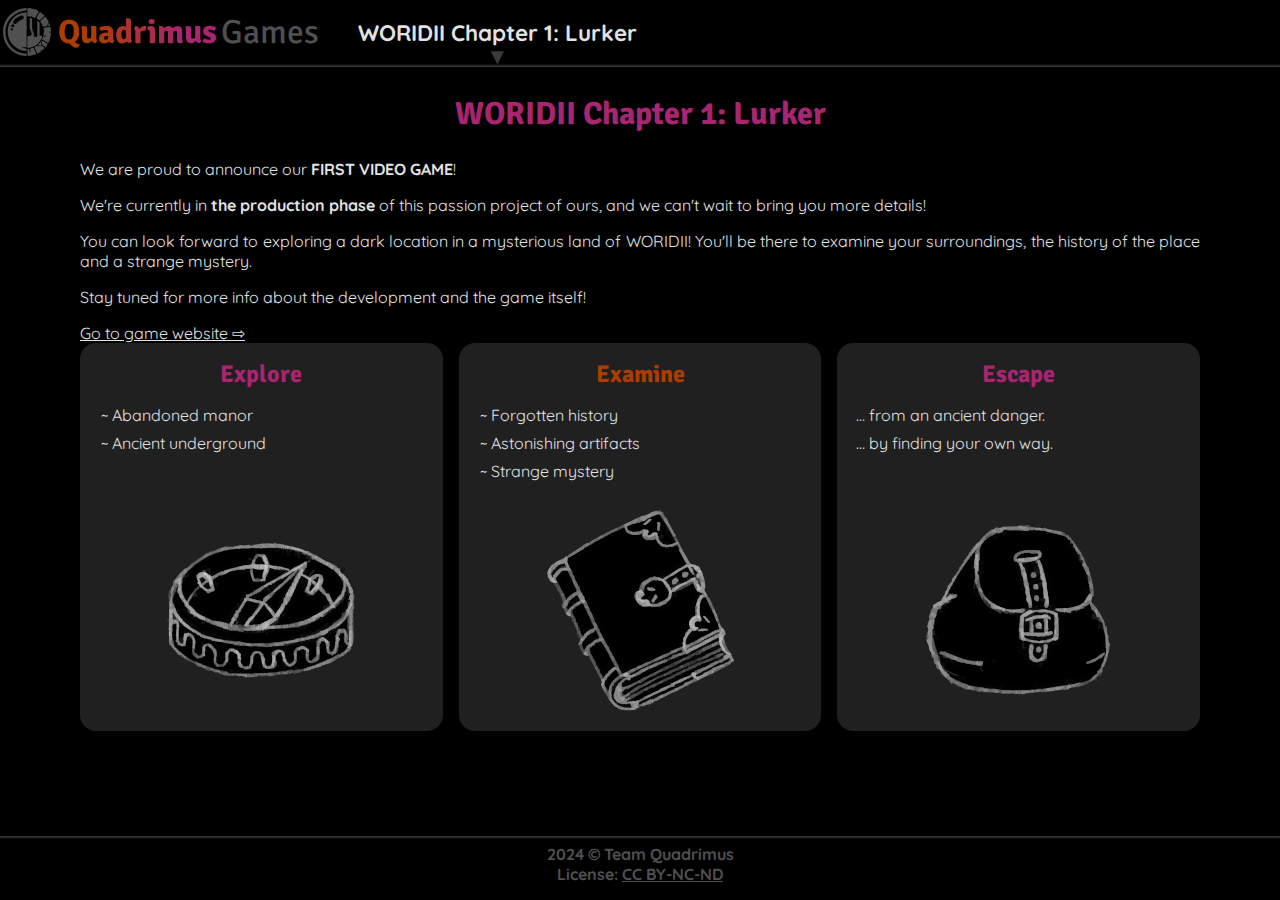
<file: games/index.html>
<!doctype html>
<html lang="en">
	<head>
		<meta charset="utf-8">
		<meta name="viewport" content="width=device-width, initial-scale=1">
		<meta name="robots" content="noai">
		<meta name="theme-color" media="(prefers-color-scheme: light)" content="#a92471">
		<meta name="theme-color" media="(prefers-color-scheme: dark)" content="#303030">
		<title>Quadrimus Games</title>
		<link rel="canonical" href="https://quadrimus.com/games">
		<link rel="preconnect" href="https://fonts.googleapis.com">
		<link rel="preconnect" href="https://fonts.gstatic.com" crossorigin>
		<link href="https://fonts.googleapis.com/css2?family=Quicksand:wght@300..700&display=swap" rel="stylesheet">
		<link href="https://fonts.googleapis.com/css2?family=Signika:wght@300..700&display=swap" rel="stylesheet">
		<link href="/style.css" rel="stylesheet" type="text/css">
		<link href="/img/icon/favicon-32.png" rel="icon" sizes="32x32" type="image/png">
		<link href="/img/icon/favicon-128.png" rel="icon" sizes="128x128" type="image/png">
		<link href="/img/icon/favicon-144.png" rel="icon" sizes="144x144" type="image/png">
		<link href="/img/icon/favicon-192.png" rel="icon" sizes="192x192" type="image/png">
		<script src="/script.js"></script>
	</head>
	<body>
		<header>
			<h1>
				<a href="/" title="Go to Quadrimus">
					<svg class="logo" viewBox="0 0 10 10" xmlns="http://www.w3.org/2000/svg">
						<path d="M 4.8296794 0.0031005859 C 2.157413 0.12687546 -0.00011449533 2.2957023 0 5.0002116 C 0.0001626044 7.6667409 2.1031951 9.8881791 4.7175415 9.9921549 C 4.8960123 9.9992549 4.9459513 9.9137648 4.9459513 9.8541789 L 4.9459513 9.6495402 C 4.9459513 9.5487553 4.8968715 9.4978584 4.7940226 9.4955444 C 2.40262 9.4417345 0.50023686 7.4163872 0.50022786 5.0002116 C 0.50023686 2.571552 2.489101 0.67527128 4.8312297 0.50332845 C 4.8910496 0.49892845 4.9418172 0.47124891 4.9418172 0.35295003 C 4.9418172 0.24405814 4.9430172 0.20534341 4.9418172 0.1173055 C 4.9408752 0.047135571 4.8760673 0.00095158822 4.8296794 0.0031005859 z M 5.3428263 0.0098185221 C 5.1918445 0.0098185221 5.0704915 0.074108346 5.0704915 0.25838216 C 5.0704915 0.25838216 5.0778915 1.173332 5.0704915 1.5048177 C 5.0652915 1.7362035 5.1477413 1.7569911 5.2663452 1.7626831 C 5.498419 1.7738131 5.6874084 1.7942534 5.8694092 1.8345133 C 5.9417491 1.7591534 6.0168107 1.6575296 6.1029867 1.5223877 C 6.0584267 1.6550436 6.0286894 1.7700439 6.0115194 1.8706868 C 6.1571142 1.9123268 6.3042478 1.9684268 6.4714396 2.0463867 C 6.6751714 2.1413866 6.682266 2.0960068 6.7778809 1.9451009 C 6.9366267 1.6945692 7.1978904 1.2711296 7.3494222 1.0133748 C 7.4890921 0.7757801 7.5191011 0.6861094 7.2987793 0.56017253 C 7.0032396 0.39126169 6.6424512 0.25759396 6.2983236 0.16433105 C 6.2227736 0.30972791 6.1327291 0.09412333 5.7701904 0.049609375 C 5.6054336 0.023279401 5.4586892 0.0098185221 5.3428263 0.0098185221 z M 7.7426799 0.85782878 C 7.7051899 0.85860778 7.6710623 0.87392171 7.6496623 0.90847168 L 7.0037069 1.9518188 C 6.9605269 2.0215588 6.9392128 2.0653077 7.0698527 2.1781616 C 7.2169696 2.3052515 7.3533981 2.404863 7.4749959 2.5285278 C 7.5339259 2.5884678 7.6222814 2.5684984 7.7044393 2.4964884 L 8.5374634 1.7668172 C 8.6139533 1.6997773 8.6519007 1.5825838 8.5539998 1.4846639 C 8.5090899 1.4397539 8.4633295 1.395794 8.4165405 1.352889 C 8.2511317 1.1675292 8.0007305 1.306548 7.9736735 0.98598633 C 7.9341435 0.95577636 7.8943539 0.92584931 7.8543009 0.89606934 C 7.820821 0.87117936 7.7801708 0.85704878 7.7426799 0.85782878 z M 4.8694702 0.90950521 C 2.6888644 1.0085051 0.97667269 2.7963487 0.97203369 4.9454346 C 0.97633369 7.0661994 2.6457017 8.8031965 4.7831706 8.9761963 C 4.9154484 8.9869063 4.9319987 8.9102264 4.9319987 8.8377035 L 4.9319987 8.4868205 C 4.584863 8.4480305 4.0436883 8.2501201 3.8933024 8.1013143 C 4.284735 8.1343543 4.7056089 8.1848792 4.9319987 8.1276693 C 4.9319987 8.1276693 4.9226987 3.7894756 4.9319987 0.96376546 C 4.9320897 0.93623549 4.8986702 0.90818521 4.8694702 0.90950521 z M 3.9485962 1.543575 C 4.3245208 1.537275 4.4857325 2.1931191 4.0984578 2.326473 C 3.6761143 2.4719098 3.0514308 2.8400146 2.7822591 3.2359782 C 2.5561303 3.5686179 1.9079284 3.0770473 2.1967651 2.6758057 C 2.4793589 2.2832321 3.2632324 1.7043412 3.8705648 1.5539103 C 3.8974348 1.5472103 3.9235362 1.544015 3.9485962 1.543575 z M 8.7999797 1.8438151 C 8.7661597 1.8468151 8.7290698 1.8645192 8.6878418 1.9006592 L 7.8145101 2.6665039 C 7.7581601 2.7159139 7.7375516 2.8182664 7.8222616 2.9310872 C 8.0137434 3.186715 8.1786745 3.467287 8.2764974 3.7697957 C 8.3124374 3.8809386 8.392424 3.9346084 8.4573649 3.9217244 L 9.0444092 3.8054525 C 9.1593301 3.7826525 9.1643129 3.744472 9.1942708 3.6834961 L 9.4738403 3.1145386 C 9.5436903 2.9723697 9.5545535 2.9336853 9.5084635 2.8473714 C 9.3758967 2.5991467 9.1328785 2.1839546 8.9467407 1.9321818 C 8.9039308 1.8742819 8.8563506 1.8387951 8.7999797 1.8438151 z M 5.5634847 2.1032308 L 5.5634847 4.2307495 L 6.007902 5.4348104 L 5.7872437 5.7660563 C 5.428474 5.7673563 5.2567556 5.8621967 5.0699748 5.9495076 L 5.0699748 8.3183553 C 6.5169933 8.3178943 7.7918496 7.3545002 8.2046672 5.9495076 C 8.0966473 5.7793228 7.8774867 5.688417 7.630542 5.8218669 L 7.630542 3.0990356 C 7.5076531 2.9592418 7.307407 2.7459054 7.1303141 2.5993245 L 7.1303141 5.9495076 C 6.9544783 5.9858076 6.7623299 6.0098361 6.3536174 5.8714762 L 6.5081299 5.6105103 L 6.0637126 4.2069784 L 6.0637126 2.2060669 C 5.9001117 2.1569769 5.7369265 2.1245468 5.5634847 2.1032308 z M 9.6076823 3.1383097 C 9.5945323 3.1400097 9.5834867 3.1510241 9.5782267 3.1615641 C 9.5227368 3.272618 9.359367 3.6240572 9.318811 3.7119181 C 9.304561 3.7439181 9.3407557 3.7590466 9.3611857 3.7568766 C 9.4581156 3.7465766 9.5408743 3.724384 9.6319702 3.707784 C 9.7515341 3.686004 9.8152011 3.645443 9.7570272 3.4597371 C 9.7242872 3.3631272 9.6908579 3.2644738 9.6479899 3.1708659 C 9.6358399 3.1443459 9.6208323 3.1365897 9.6076823 3.1383097 z M 2.0298503 3.3594849 A 0.32005486 0.32803306 0 0 1 2.3497274 3.6876302 A 0.32005486 0.32803306 0 0 1 2.0298503 4.0157756 A 0.32005486 0.32803306 0 0 1 1.7094564 3.6876302 A 0.32005486 0.32803306 0 0 1 2.0298503 3.3594849 z M 9.6939819 3.9191406 C 9.676462 3.9199856 9.6582249 3.9221418 9.6392049 3.9253418 L 8.6583862 4.0912231 C 8.3930155 4.1360831 8.4375461 4.3289393 8.4635661 4.4968831 C 8.6730719 4.9829547 8.5926483 4.9927356 8.5002563 5.0002116 C 8.5001823 5.2719603 8.4726964 5.5439257 8.4124064 5.8073975 C 8.6704962 5.7775675 8.8736923 5.7284677 9.0774821 5.5764038 C 8.9621872 5.6630037 8.8652629 5.8479426 8.6806071 5.8750936 C 8.8352959 5.9017436 8.8433778 5.9437937 8.9358887 6.0637126 C 8.63232 5.8902307 8.5313849 5.9265982 8.3736491 5.9593262 C 8.3280091 6.120342 8.2697653 6.2774146 8.1953654 6.4280314 C 8.0949275 6.6313572 8.190566 6.6431151 8.2687459 6.6874471 C 8.5632096 6.793795 8.972943 6.9952941 9.2624837 7.2362508 C 9.3647816 7.2919408 9.4699998 7.2327505 9.4991618 7.1819906 C 9.7945475 6.6678231 9.9642033 5.936403 9.9937052 5.2213867 C 9.9327253 5.1967567 9.8630565 5.1779567 9.7802816 5.1511068 C 9.8796715 5.1438068 9.9366851 5.1440038 9.9962891 5.1356038 C 9.9967571 5.1171639 9.9975394 5.0987 9.9978394 5.0803101 C 9.8423925 5.0549601 9.7564632 5.0502198 9.5327515 5.0260498 C 9.7268813 4.9709299 9.8670883 4.9458094 9.9983561 4.9040934 C 9.9949561 4.6040197 9.9759561 4.378914 9.9280762 4.1149943 C 9.9013762 3.9677665 9.8165938 3.9132276 9.6939819 3.9191406 z M 1.8334798 4.1956095 A 0.24555387 0.24847713 0 0 1 2.0789429 4.4441732 A 0.24555387 0.24847713 0 0 1 1.8334798 4.6922201 A 0.24555387 0.24847713 0 0 1 1.5880168 4.4441732 A 0.24555387 0.24847713 0 0 1 1.8334798 4.1956095 z M 8.018632 6.7902832 C 8.012832 6.7913832 8.0076491 6.794485 8.0031291 6.799585 C 7.9901791 6.8142349 7.9941782 6.8361026 7.9984782 6.8574626 L 8.1359375 7.53184 C 8.1515475 7.6085099 8.1835345 7.6379178 8.2258545 7.6749837 C 8.3713373 7.8023996 8.6503257 8.0638007 8.7803426 8.1576416 C 8.8245226 8.1895316 8.8675326 8.1696207 8.8945475 8.1354207 C 9.0509764 7.9373789 9.1779943 7.7523167 9.2965902 7.5561279 C 9.3113902 7.531638 9.2998928 7.4838718 9.2754028 7.4708618 C 9.140214 7.288418 8.4918428 6.9138536 8.0708252 6.8068197 C 8.0554852 6.8029197 8.035942 6.7871232 8.018632 6.7902832 z M 7.8646362 7.036263 C 7.8509762 7.037111 7.8362054 7.044761 7.8248454 7.0605509 C 7.7071685 7.2243448 7.4641432 7.5085952 7.2042114 7.711674 C 7.1696415 7.738684 7.1950132 7.7577225 7.2135132 7.7566325 C 7.5128509 7.8315424 7.7888282 7.8099039 7.974707 7.711674 C 7.999487 7.709974 8.0236693 7.6773731 8.0222493 7.6543132 C 8.0150494 7.5367273 7.9439995 7.2622213 7.9013265 7.0615845 C 7.8978265 7.0448945 7.8821962 7.035173 7.8646362 7.036263 z M 8.0486043 7.8382812 C 7.8929855 7.9428981 7.3731547 7.9831825 7.0471151 7.8946086 C 6.9964251 7.8971086 6.9429477 7.9108468 6.9008708 7.9380168 C 6.8027409 8.0013867 6.7082012 8.0542802 6.5949463 8.1147502 C 6.5648763 8.1308101 6.5529722 8.1928811 6.5732422 8.2377401 L 7.1297974 9.4691895 C 7.1453273 9.5035394 7.1777444 9.50211 7.2021444 9.48986 C 7.4820881 9.3492302 7.7446501 9.1872694 7.9881429 9.0061686 C 7.9550229 8.8835867 7.8797282 8.743409 7.7504313 8.5576172 C 7.9178821 8.704243 8.0570611 8.8001445 8.180896 8.8552734 C 8.3506628 8.7158456 8.5104131 8.5665704 8.658903 8.4077555 C 8.684283 8.3806156 8.6796639 8.3364894 8.6635539 8.3224894 C 8.557092 8.2309195 8.3018026 8.0099575 8.1550578 7.8791056 C 8.1267378 7.8538557 8.0852373 7.8349613 8.0486043 7.8382812 z M 6.2792033 8.2702962 C 6.2594733 8.2700842 6.2380113 8.273495 6.2156413 8.281665 C 6.0198105 8.352795 5.8494078 8.4100714 5.672522 8.4475464 C 5.7265719 8.7710571 5.7403834 9.0972093 5.6099935 9.433016 C 5.6042935 9.0893353 5.5616935 8.7626224 5.4100057 8.4863037 C 5.3513158 8.4912037 5.2914528 8.4945719 5.2275879 8.4945719 C 5.154358 8.4945719 5.0968465 8.5518919 5.0968465 8.6418498 L 5.0968465 9.9017212 C 5.0968465 9.9465311 5.1448433 9.9985794 5.1852132 9.9978394 C 5.8270236 9.9859894 6.4546657 9.8170273 6.8207723 9.6578084 C 6.9428172 9.6047285 6.9414295 9.5443316 6.8946696 9.4335327 C 6.7802427 9.162446 6.5472729 8.6612971 6.404777 8.3509115 C 6.383767 8.3051515 6.3383962 8.2709362 6.2792033 8.2702962 z" />
					</svg>
					<span class="quadrimus">Quadrimus</span>
				</a>
				<span>Games</span>
			</h1>
			<div class="menu" onclick="toggleMenu()" style="display: none;"></div>
			<nav>
				<a href="/games" class="active">WORIDII Chapter 1: Lurker</a>
			</nav>
		</header>
		<main>
			<section>
				<h2>WORIDII Chapter 1: Lurker</h2>
			</section>
			<section class="columns">
				<div>
					<p>
						We are proud to announce our <b>FIRST VIDEO GAME</b>!
					</p>
					<p>
						We're currently in <b>the production phase</b> of this passion project of ours,
						and we can't wait to bring you more details!
					</p>
					<p>
						You can look forward to exploring a&nbsp;dark location in a&nbsp;mysterious land of WORIDII!
						You'll be there to examine your surroundings, the history of the place and a&nbsp;strange mystery.
					</p>
					<p>
						Stay tuned for more info about the development and the game itself!
					</p>
				</div>
				<div class="link">
					<a href="https://woridii.com/">Go to game website ⇨</a>
				</div>
			</section>
			<section class="blocks" style="--figure-height: 210px;">
				<div>
					<h3>Explore</h3>
					<ul class="list-tilda">
						<li>Abandoned manor</li>
						<li>Ancient underground</li>
					</ul>
					<figure>
						<img alt="compass" src="/games/img/compass.png">
					</figure>
				</div>
				<div>
					<h3>Examine</h3>
					<ul class="list-tilda">
						<li>Forgotten history</li>
						<li>Astonishing artifacts</li>
						<li>Strange mystery</li>
					</ul>
					<figure>
						<img alt="journal" src="/games/img/journal.png">
					</figure>
				</div>
				<div>
					<h3>Escape</h3>
					<ul class="list-ellipsis">
						<li>from an ancient danger.</li>
						<li>by finding your own way.</li>
					</ul>
					<figure>
						<img alt="backpack" src="/games/img/backpack.png">
					</figure>
				</div>
			</section>
		</main>
		<footer>
			<p>
				2024 &copy; Team Quadrimus
			</p>
			<p>
				License: <a href="https://creativecommons.org/licenses/by-nc-nd/4.0/" rel="license" target="_blank">CC BY-NC-ND</a>
			</p>
		</footer>
		<script>
			ready();
		</script>
	</body>
</html>
</file>
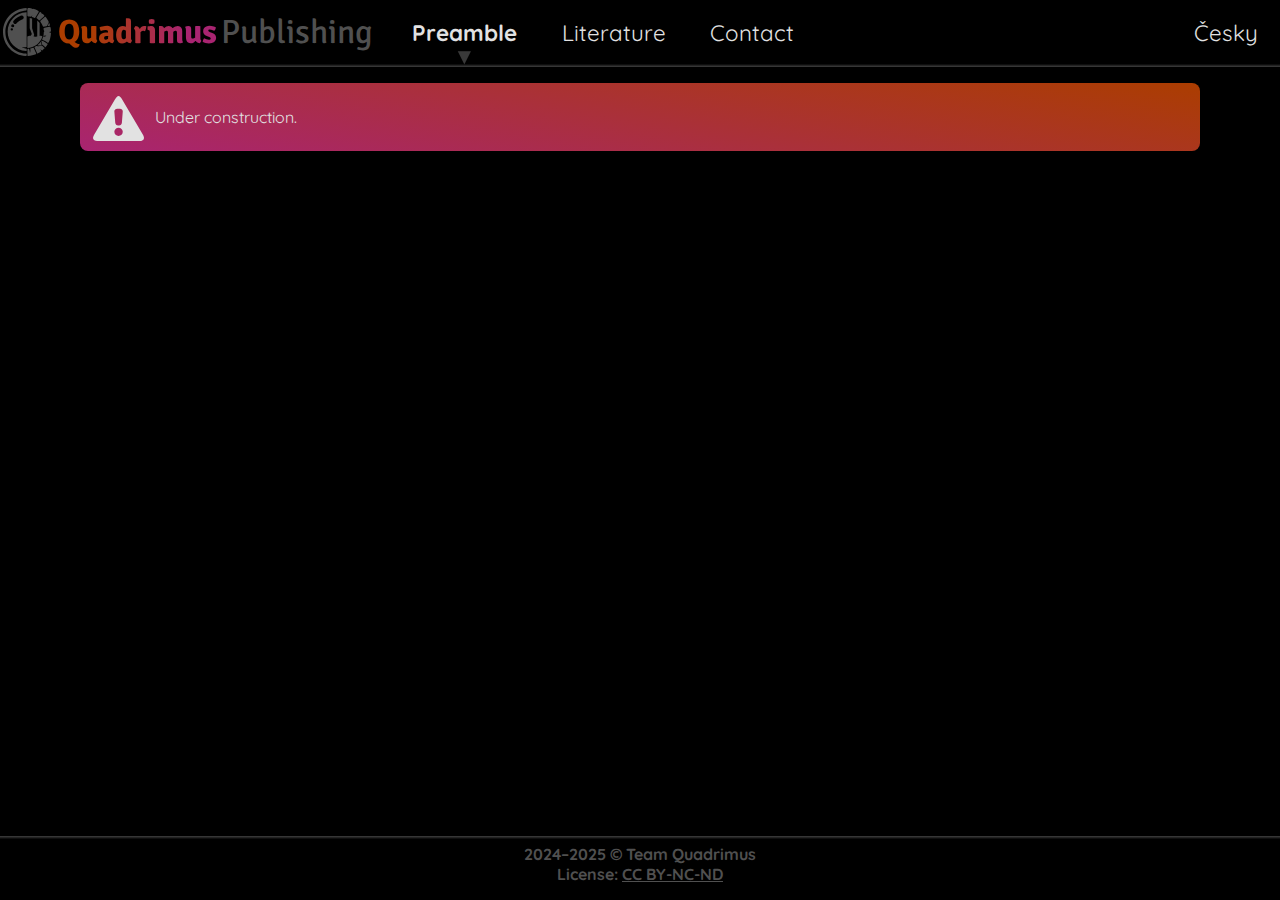
<file: books.html>
<!doctype html>
<html lang="en">
	<head>
		<meta charset="utf-8">
		<meta name="viewport" content="width=device-width, initial-scale=1">
		<meta name="robots" content="noai">
		<meta name="theme-color" media="(prefers-color-scheme: light)" content="#a92471">
		<meta name="theme-color" media="(prefers-color-scheme: dark)" content="#303030">
		<title>Quadrimus Publishing</title>
		<link rel="alternate" hreflang="cs" href="https://quadimurs.com/knihy">
		<link rel="alternate" hreflang="en" href="https://quadrimus.com/books">
		<link rel="canonical" href="https://quadrimus.com/books">
		<link rel="preconnect" href="https://fonts.googleapis.com">
		<link rel="preconnect" href="https://fonts.gstatic.com" crossorigin>
		<link href="https://fonts.googleapis.com/css2?family=Quicksand:wght@300..700&display=swap" rel="stylesheet">
		<link href="https://fonts.googleapis.com/css2?family=Signika:wght@300..700&display=swap" rel="stylesheet">
		<link href="/style.css" rel="stylesheet" type="text/css">
		<link href="/img/icon/favicon-32.png" rel="icon" sizes="32x32" type="image/png">
		<link href="/img/icon/favicon-128.png" rel="icon" sizes="128x128" type="image/png">
		<link href="/img/icon/favicon-144.png" rel="icon" sizes="144x144" type="image/png">
		<link href="/img/icon/favicon-192.png" rel="icon" sizes="192x192" type="image/png">
		<script defer src="https://cloud.umami.is/script.js" data-website-id="96cfccf0-e324-4feb-b0eb-22740c07a883"></script>
		<script src="/book.js"></script>
		<script src="/script.js"></script>
	</head>
	<body>
		<header>
			<h1>
				<a href="/" title="Go to Quadrimus">
					<svg class="logo" viewBox="0 0 10 10" xmlns="http://www.w3.org/2000/svg">
						<path d="M 4.8296794 0.0031005859 C 2.157413 0.12687546 -0.00011449533 2.2957023 0 5.0002116 C 0.0001626044 7.6667409 2.1031951 9.8881791 4.7175415 9.9921549 C 4.8960123 9.9992549 4.9459513 9.9137648 4.9459513 9.8541789 L 4.9459513 9.6495402 C 4.9459513 9.5487553 4.8968715 9.4978584 4.7940226 9.4955444 C 2.40262 9.4417345 0.50023686 7.4163872 0.50022786 5.0002116 C 0.50023686 2.571552 2.489101 0.67527128 4.8312297 0.50332845 C 4.8910496 0.49892845 4.9418172 0.47124891 4.9418172 0.35295003 C 4.9418172 0.24405814 4.9430172 0.20534341 4.9418172 0.1173055 C 4.9408752 0.047135571 4.8760673 0.00095158822 4.8296794 0.0031005859 z M 5.3428263 0.0098185221 C 5.1918445 0.0098185221 5.0704915 0.074108346 5.0704915 0.25838216 C 5.0704915 0.25838216 5.0778915 1.173332 5.0704915 1.5048177 C 5.0652915 1.7362035 5.1477413 1.7569911 5.2663452 1.7626831 C 5.498419 1.7738131 5.6874084 1.7942534 5.8694092 1.8345133 C 5.9417491 1.7591534 6.0168107 1.6575296 6.1029867 1.5223877 C 6.0584267 1.6550436 6.0286894 1.7700439 6.0115194 1.8706868 C 6.1571142 1.9123268 6.3042478 1.9684268 6.4714396 2.0463867 C 6.6751714 2.1413866 6.682266 2.0960068 6.7778809 1.9451009 C 6.9366267 1.6945692 7.1978904 1.2711296 7.3494222 1.0133748 C 7.4890921 0.7757801 7.5191011 0.6861094 7.2987793 0.56017253 C 7.0032396 0.39126169 6.6424512 0.25759396 6.2983236 0.16433105 C 6.2227736 0.30972791 6.1327291 0.09412333 5.7701904 0.049609375 C 5.6054336 0.023279401 5.4586892 0.0098185221 5.3428263 0.0098185221 z M 7.7426799 0.85782878 C 7.7051899 0.85860778 7.6710623 0.87392171 7.6496623 0.90847168 L 7.0037069 1.9518188 C 6.9605269 2.0215588 6.9392128 2.0653077 7.0698527 2.1781616 C 7.2169696 2.3052515 7.3533981 2.404863 7.4749959 2.5285278 C 7.5339259 2.5884678 7.6222814 2.5684984 7.7044393 2.4964884 L 8.5374634 1.7668172 C 8.6139533 1.6997773 8.6519007 1.5825838 8.5539998 1.4846639 C 8.5090899 1.4397539 8.4633295 1.395794 8.4165405 1.352889 C 8.2511317 1.1675292 8.0007305 1.306548 7.9736735 0.98598633 C 7.9341435 0.95577636 7.8943539 0.92584931 7.8543009 0.89606934 C 7.820821 0.87117936 7.7801708 0.85704878 7.7426799 0.85782878 z M 4.8694702 0.90950521 C 2.6888644 1.0085051 0.97667269 2.7963487 0.97203369 4.9454346 C 0.97633369 7.0661994 2.6457017 8.8031965 4.7831706 8.9761963 C 4.9154484 8.9869063 4.9319987 8.9102264 4.9319987 8.8377035 L 4.9319987 8.4868205 C 4.584863 8.4480305 4.0436883 8.2501201 3.8933024 8.1013143 C 4.284735 8.1343543 4.7056089 8.1848792 4.9319987 8.1276693 C 4.9319987 8.1276693 4.9226987 3.7894756 4.9319987 0.96376546 C 4.9320897 0.93623549 4.8986702 0.90818521 4.8694702 0.90950521 z M 3.9485962 1.543575 C 4.3245208 1.537275 4.4857325 2.1931191 4.0984578 2.326473 C 3.6761143 2.4719098 3.0514308 2.8400146 2.7822591 3.2359782 C 2.5561303 3.5686179 1.9079284 3.0770473 2.1967651 2.6758057 C 2.4793589 2.2832321 3.2632324 1.7043412 3.8705648 1.5539103 C 3.8974348 1.5472103 3.9235362 1.544015 3.9485962 1.543575 z M 8.7999797 1.8438151 C 8.7661597 1.8468151 8.7290698 1.8645192 8.6878418 1.9006592 L 7.8145101 2.6665039 C 7.7581601 2.7159139 7.7375516 2.8182664 7.8222616 2.9310872 C 8.0137434 3.186715 8.1786745 3.467287 8.2764974 3.7697957 C 8.3124374 3.8809386 8.392424 3.9346084 8.4573649 3.9217244 L 9.0444092 3.8054525 C 9.1593301 3.7826525 9.1643129 3.744472 9.1942708 3.6834961 L 9.4738403 3.1145386 C 9.5436903 2.9723697 9.5545535 2.9336853 9.5084635 2.8473714 C 9.3758967 2.5991467 9.1328785 2.1839546 8.9467407 1.9321818 C 8.9039308 1.8742819 8.8563506 1.8387951 8.7999797 1.8438151 z M 5.5634847 2.1032308 L 5.5634847 4.2307495 L 6.007902 5.4348104 L 5.7872437 5.7660563 C 5.428474 5.7673563 5.2567556 5.8621967 5.0699748 5.9495076 L 5.0699748 8.3183553 C 6.5169933 8.3178943 7.7918496 7.3545002 8.2046672 5.9495076 C 8.0966473 5.7793228 7.8774867 5.688417 7.630542 5.8218669 L 7.630542 3.0990356 C 7.5076531 2.9592418 7.307407 2.7459054 7.1303141 2.5993245 L 7.1303141 5.9495076 C 6.9544783 5.9858076 6.7623299 6.0098361 6.3536174 5.8714762 L 6.5081299 5.6105103 L 6.0637126 4.2069784 L 6.0637126 2.2060669 C 5.9001117 2.1569769 5.7369265 2.1245468 5.5634847 2.1032308 z M 9.6076823 3.1383097 C 9.5945323 3.1400097 9.5834867 3.1510241 9.5782267 3.1615641 C 9.5227368 3.272618 9.359367 3.6240572 9.318811 3.7119181 C 9.304561 3.7439181 9.3407557 3.7590466 9.3611857 3.7568766 C 9.4581156 3.7465766 9.5408743 3.724384 9.6319702 3.707784 C 9.7515341 3.686004 9.8152011 3.645443 9.7570272 3.4597371 C 9.7242872 3.3631272 9.6908579 3.2644738 9.6479899 3.1708659 C 9.6358399 3.1443459 9.6208323 3.1365897 9.6076823 3.1383097 z M 2.0298503 3.3594849 A 0.32005486 0.32803306 0 0 1 2.3497274 3.6876302 A 0.32005486 0.32803306 0 0 1 2.0298503 4.0157756 A 0.32005486 0.32803306 0 0 1 1.7094564 3.6876302 A 0.32005486 0.32803306 0 0 1 2.0298503 3.3594849 z M 9.6939819 3.9191406 C 9.676462 3.9199856 9.6582249 3.9221418 9.6392049 3.9253418 L 8.6583862 4.0912231 C 8.3930155 4.1360831 8.4375461 4.3289393 8.4635661 4.4968831 C 8.6730719 4.9829547 8.5926483 4.9927356 8.5002563 5.0002116 C 8.5001823 5.2719603 8.4726964 5.5439257 8.4124064 5.8073975 C 8.6704962 5.7775675 8.8736923 5.7284677 9.0774821 5.5764038 C 8.9621872 5.6630037 8.8652629 5.8479426 8.6806071 5.8750936 C 8.8352959 5.9017436 8.8433778 5.9437937 8.9358887 6.0637126 C 8.63232 5.8902307 8.5313849 5.9265982 8.3736491 5.9593262 C 8.3280091 6.120342 8.2697653 6.2774146 8.1953654 6.4280314 C 8.0949275 6.6313572 8.190566 6.6431151 8.2687459 6.6874471 C 8.5632096 6.793795 8.972943 6.9952941 9.2624837 7.2362508 C 9.3647816 7.2919408 9.4699998 7.2327505 9.4991618 7.1819906 C 9.7945475 6.6678231 9.9642033 5.936403 9.9937052 5.2213867 C 9.9327253 5.1967567 9.8630565 5.1779567 9.7802816 5.1511068 C 9.8796715 5.1438068 9.9366851 5.1440038 9.9962891 5.1356038 C 9.9967571 5.1171639 9.9975394 5.0987 9.9978394 5.0803101 C 9.8423925 5.0549601 9.7564632 5.0502198 9.5327515 5.0260498 C 9.7268813 4.9709299 9.8670883 4.9458094 9.9983561 4.9040934 C 9.9949561 4.6040197 9.9759561 4.378914 9.9280762 4.1149943 C 9.9013762 3.9677665 9.8165938 3.9132276 9.6939819 3.9191406 z M 1.8334798 4.1956095 A 0.24555387 0.24847713 0 0 1 2.0789429 4.4441732 A 0.24555387 0.24847713 0 0 1 1.8334798 4.6922201 A 0.24555387 0.24847713 0 0 1 1.5880168 4.4441732 A 0.24555387 0.24847713 0 0 1 1.8334798 4.1956095 z M 8.018632 6.7902832 C 8.012832 6.7913832 8.0076491 6.794485 8.0031291 6.799585 C 7.9901791 6.8142349 7.9941782 6.8361026 7.9984782 6.8574626 L 8.1359375 7.53184 C 8.1515475 7.6085099 8.1835345 7.6379178 8.2258545 7.6749837 C 8.3713373 7.8023996 8.6503257 8.0638007 8.7803426 8.1576416 C 8.8245226 8.1895316 8.8675326 8.1696207 8.8945475 8.1354207 C 9.0509764 7.9373789 9.1779943 7.7523167 9.2965902 7.5561279 C 9.3113902 7.531638 9.2998928 7.4838718 9.2754028 7.4708618 C 9.140214 7.288418 8.4918428 6.9138536 8.0708252 6.8068197 C 8.0554852 6.8029197 8.035942 6.7871232 8.018632 6.7902832 z M 7.8646362 7.036263 C 7.8509762 7.037111 7.8362054 7.044761 7.8248454 7.0605509 C 7.7071685 7.2243448 7.4641432 7.5085952 7.2042114 7.711674 C 7.1696415 7.738684 7.1950132 7.7577225 7.2135132 7.7566325 C 7.5128509 7.8315424 7.7888282 7.8099039 7.974707 7.711674 C 7.999487 7.709974 8.0236693 7.6773731 8.0222493 7.6543132 C 8.0150494 7.5367273 7.9439995 7.2622213 7.9013265 7.0615845 C 7.8978265 7.0448945 7.8821962 7.035173 7.8646362 7.036263 z M 8.0486043 7.8382812 C 7.8929855 7.9428981 7.3731547 7.9831825 7.0471151 7.8946086 C 6.9964251 7.8971086 6.9429477 7.9108468 6.9008708 7.9380168 C 6.8027409 8.0013867 6.7082012 8.0542802 6.5949463 8.1147502 C 6.5648763 8.1308101 6.5529722 8.1928811 6.5732422 8.2377401 L 7.1297974 9.4691895 C 7.1453273 9.5035394 7.1777444 9.50211 7.2021444 9.48986 C 7.4820881 9.3492302 7.7446501 9.1872694 7.9881429 9.0061686 C 7.9550229 8.8835867 7.8797282 8.743409 7.7504313 8.5576172 C 7.9178821 8.704243 8.0570611 8.8001445 8.180896 8.8552734 C 8.3506628 8.7158456 8.5104131 8.5665704 8.658903 8.4077555 C 8.684283 8.3806156 8.6796639 8.3364894 8.6635539 8.3224894 C 8.557092 8.2309195 8.3018026 8.0099575 8.1550578 7.8791056 C 8.1267378 7.8538557 8.0852373 7.8349613 8.0486043 7.8382812 z M 6.2792033 8.2702962 C 6.2594733 8.2700842 6.2380113 8.273495 6.2156413 8.281665 C 6.0198105 8.352795 5.8494078 8.4100714 5.672522 8.4475464 C 5.7265719 8.7710571 5.7403834 9.0972093 5.6099935 9.433016 C 5.6042935 9.0893353 5.5616935 8.7626224 5.4100057 8.4863037 C 5.3513158 8.4912037 5.2914528 8.4945719 5.2275879 8.4945719 C 5.154358 8.4945719 5.0968465 8.5518919 5.0968465 8.6418498 L 5.0968465 9.9017212 C 5.0968465 9.9465311 5.1448433 9.9985794 5.1852132 9.9978394 C 5.8270236 9.9859894 6.4546657 9.8170273 6.8207723 9.6578084 C 6.9428172 9.6047285 6.9414295 9.5443316 6.8946696 9.4335327 C 6.7802427 9.162446 6.5472729 8.6612971 6.404777 8.3509115 C 6.383767 8.3051515 6.3383962 8.2709362 6.2792033 8.2702962 z" />
					</svg>
					<span class="quadrimus">Quadrimus</span>
				</a>
				<span>Publishing</span>
			</h1>
			<div class="menu" onclick="toggleMenu()" style="display: none;"></div>
			<nav>
				<a href="/books#preamble" class="active">Preamble</a>
				<a href="/books#literature">Literature</a>
				<a href="/books#contact">Contact</a>
				<a class="right" href="/knihy">Česky</a>
			</nav>
		</header>
		<main>
			<section>
				<div class="warning">
					Under construction.
				</div>
			</section>
		</main>
		<footer>
			<p>
				2024&ndash;2025 &copy; Team Quadrimus
			</p>
			<p>
				License: <a href="https://creativecommons.org/licenses/by-nc-nd/4.0/" rel="license" target="_blank">CC BY-NC-ND</a>
			</p>
		</footer>
		<script>
			ready();
		</script>
	</body>
</html>
</file>
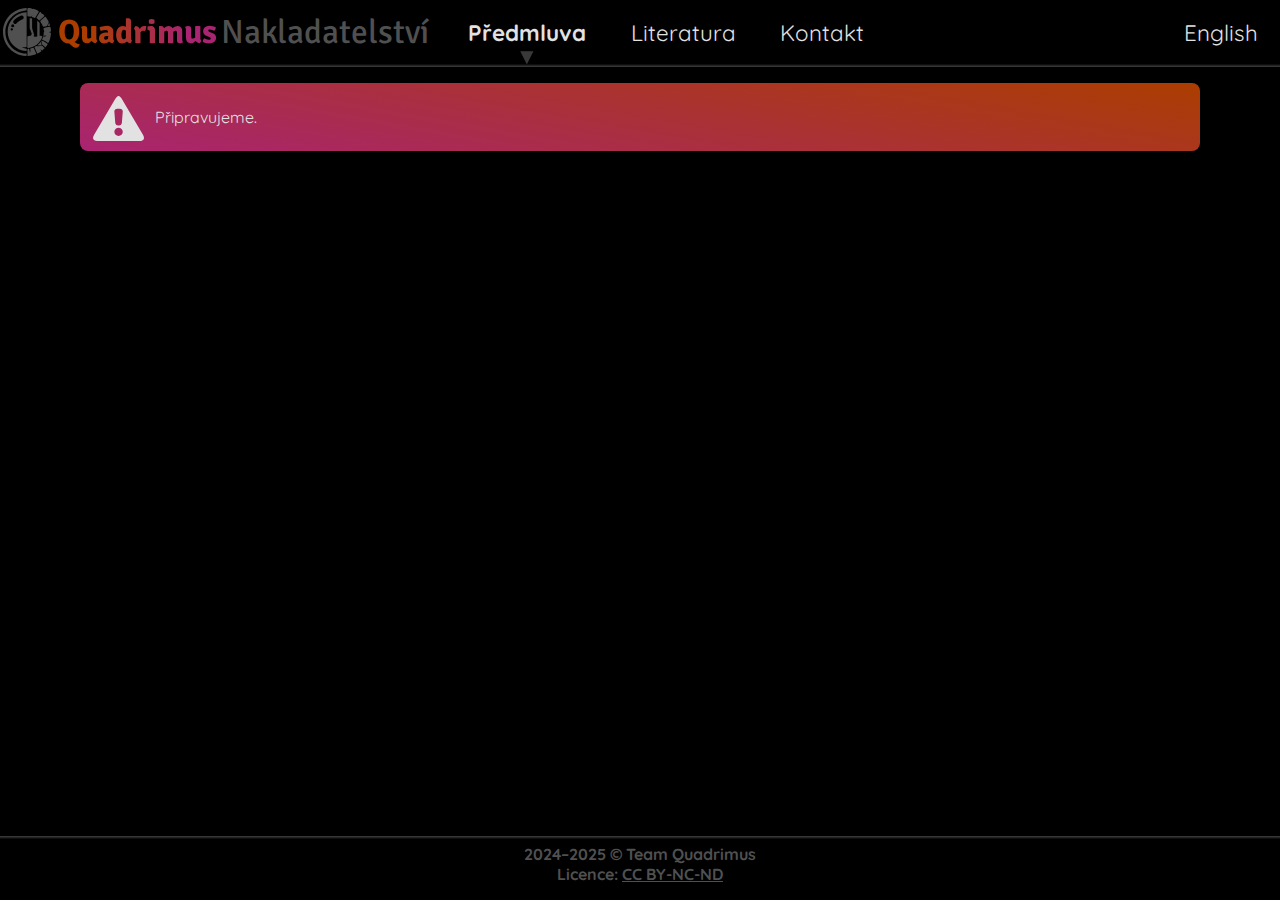
<file: knihy.html>
<!doctype html>
<html lang="cs">
	<head>
		<meta charset="utf-8">
		<meta name="viewport" content="width=device-width, initial-scale=1">
		<meta name="robots" content="noai">
		<meta name="theme-color" media="(prefers-color-scheme: light)" content="#a92471">
		<meta name="theme-color" media="(prefers-color-scheme: dark)" content="#303030">
		<title>Quadrimus Nakladatelství</title>
		<link rel="alternate" hreflang="cs" href="https://quadimurs.com/knihy">
		<link rel="alternate" hreflang="en" href="https://quadrimus.com/books">
		<link rel="canonical" href="https://quadrimus.com/knihy">
		<link rel="preconnect" href="https://fonts.googleapis.com">
		<link rel="preconnect" href="https://fonts.gstatic.com" crossorigin>
		<link href="https://fonts.googleapis.com/css2?family=Quicksand:wght@300..700&display=swap" rel="stylesheet">
		<link href="https://fonts.googleapis.com/css2?family=Signika:wght@300..700&display=swap" rel="stylesheet">
		<link href="/style.css" rel="stylesheet" type="text/css">
		<link href="/img/icon/favicon-32.png" rel="icon" sizes="32x32" type="image/png">
		<link href="/img/icon/favicon-128.png" rel="icon" sizes="128x128" type="image/png">
		<link href="/img/icon/favicon-144.png" rel="icon" sizes="144x144" type="image/png">
		<link href="/img/icon/favicon-192.png" rel="icon" sizes="192x192" type="image/png">
		<script defer src="https://cloud.umami.is/script.js" data-website-id="96cfccf0-e324-4feb-b0eb-22740c07a883"></script>
		<script src="/book.js"></script>
		<script src="/script.js"></script>
	</head>
	<body>
		<header>
			<h1>
				<a href="/" title="Jít na Quadrimus">
					<svg class="logo" viewBox="0 0 10 10" xmlns="http://www.w3.org/2000/svg">
						<path d="M 4.8296794 0.0031005859 C 2.157413 0.12687546 -0.00011449533 2.2957023 0 5.0002116 C 0.0001626044 7.6667409 2.1031951 9.8881791 4.7175415 9.9921549 C 4.8960123 9.9992549 4.9459513 9.9137648 4.9459513 9.8541789 L 4.9459513 9.6495402 C 4.9459513 9.5487553 4.8968715 9.4978584 4.7940226 9.4955444 C 2.40262 9.4417345 0.50023686 7.4163872 0.50022786 5.0002116 C 0.50023686 2.571552 2.489101 0.67527128 4.8312297 0.50332845 C 4.8910496 0.49892845 4.9418172 0.47124891 4.9418172 0.35295003 C 4.9418172 0.24405814 4.9430172 0.20534341 4.9418172 0.1173055 C 4.9408752 0.047135571 4.8760673 0.00095158822 4.8296794 0.0031005859 z M 5.3428263 0.0098185221 C 5.1918445 0.0098185221 5.0704915 0.074108346 5.0704915 0.25838216 C 5.0704915 0.25838216 5.0778915 1.173332 5.0704915 1.5048177 C 5.0652915 1.7362035 5.1477413 1.7569911 5.2663452 1.7626831 C 5.498419 1.7738131 5.6874084 1.7942534 5.8694092 1.8345133 C 5.9417491 1.7591534 6.0168107 1.6575296 6.1029867 1.5223877 C 6.0584267 1.6550436 6.0286894 1.7700439 6.0115194 1.8706868 C 6.1571142 1.9123268 6.3042478 1.9684268 6.4714396 2.0463867 C 6.6751714 2.1413866 6.682266 2.0960068 6.7778809 1.9451009 C 6.9366267 1.6945692 7.1978904 1.2711296 7.3494222 1.0133748 C 7.4890921 0.7757801 7.5191011 0.6861094 7.2987793 0.56017253 C 7.0032396 0.39126169 6.6424512 0.25759396 6.2983236 0.16433105 C 6.2227736 0.30972791 6.1327291 0.09412333 5.7701904 0.049609375 C 5.6054336 0.023279401 5.4586892 0.0098185221 5.3428263 0.0098185221 z M 7.7426799 0.85782878 C 7.7051899 0.85860778 7.6710623 0.87392171 7.6496623 0.90847168 L 7.0037069 1.9518188 C 6.9605269 2.0215588 6.9392128 2.0653077 7.0698527 2.1781616 C 7.2169696 2.3052515 7.3533981 2.404863 7.4749959 2.5285278 C 7.5339259 2.5884678 7.6222814 2.5684984 7.7044393 2.4964884 L 8.5374634 1.7668172 C 8.6139533 1.6997773 8.6519007 1.5825838 8.5539998 1.4846639 C 8.5090899 1.4397539 8.4633295 1.395794 8.4165405 1.352889 C 8.2511317 1.1675292 8.0007305 1.306548 7.9736735 0.98598633 C 7.9341435 0.95577636 7.8943539 0.92584931 7.8543009 0.89606934 C 7.820821 0.87117936 7.7801708 0.85704878 7.7426799 0.85782878 z M 4.8694702 0.90950521 C 2.6888644 1.0085051 0.97667269 2.7963487 0.97203369 4.9454346 C 0.97633369 7.0661994 2.6457017 8.8031965 4.7831706 8.9761963 C 4.9154484 8.9869063 4.9319987 8.9102264 4.9319987 8.8377035 L 4.9319987 8.4868205 C 4.584863 8.4480305 4.0436883 8.2501201 3.8933024 8.1013143 C 4.284735 8.1343543 4.7056089 8.1848792 4.9319987 8.1276693 C 4.9319987 8.1276693 4.9226987 3.7894756 4.9319987 0.96376546 C 4.9320897 0.93623549 4.8986702 0.90818521 4.8694702 0.90950521 z M 3.9485962 1.543575 C 4.3245208 1.537275 4.4857325 2.1931191 4.0984578 2.326473 C 3.6761143 2.4719098 3.0514308 2.8400146 2.7822591 3.2359782 C 2.5561303 3.5686179 1.9079284 3.0770473 2.1967651 2.6758057 C 2.4793589 2.2832321 3.2632324 1.7043412 3.8705648 1.5539103 C 3.8974348 1.5472103 3.9235362 1.544015 3.9485962 1.543575 z M 8.7999797 1.8438151 C 8.7661597 1.8468151 8.7290698 1.8645192 8.6878418 1.9006592 L 7.8145101 2.6665039 C 7.7581601 2.7159139 7.7375516 2.8182664 7.8222616 2.9310872 C 8.0137434 3.186715 8.1786745 3.467287 8.2764974 3.7697957 C 8.3124374 3.8809386 8.392424 3.9346084 8.4573649 3.9217244 L 9.0444092 3.8054525 C 9.1593301 3.7826525 9.1643129 3.744472 9.1942708 3.6834961 L 9.4738403 3.1145386 C 9.5436903 2.9723697 9.5545535 2.9336853 9.5084635 2.8473714 C 9.3758967 2.5991467 9.1328785 2.1839546 8.9467407 1.9321818 C 8.9039308 1.8742819 8.8563506 1.8387951 8.7999797 1.8438151 z M 5.5634847 2.1032308 L 5.5634847 4.2307495 L 6.007902 5.4348104 L 5.7872437 5.7660563 C 5.428474 5.7673563 5.2567556 5.8621967 5.0699748 5.9495076 L 5.0699748 8.3183553 C 6.5169933 8.3178943 7.7918496 7.3545002 8.2046672 5.9495076 C 8.0966473 5.7793228 7.8774867 5.688417 7.630542 5.8218669 L 7.630542 3.0990356 C 7.5076531 2.9592418 7.307407 2.7459054 7.1303141 2.5993245 L 7.1303141 5.9495076 C 6.9544783 5.9858076 6.7623299 6.0098361 6.3536174 5.8714762 L 6.5081299 5.6105103 L 6.0637126 4.2069784 L 6.0637126 2.2060669 C 5.9001117 2.1569769 5.7369265 2.1245468 5.5634847 2.1032308 z M 9.6076823 3.1383097 C 9.5945323 3.1400097 9.5834867 3.1510241 9.5782267 3.1615641 C 9.5227368 3.272618 9.359367 3.6240572 9.318811 3.7119181 C 9.304561 3.7439181 9.3407557 3.7590466 9.3611857 3.7568766 C 9.4581156 3.7465766 9.5408743 3.724384 9.6319702 3.707784 C 9.7515341 3.686004 9.8152011 3.645443 9.7570272 3.4597371 C 9.7242872 3.3631272 9.6908579 3.2644738 9.6479899 3.1708659 C 9.6358399 3.1443459 9.6208323 3.1365897 9.6076823 3.1383097 z M 2.0298503 3.3594849 A 0.32005486 0.32803306 0 0 1 2.3497274 3.6876302 A 0.32005486 0.32803306 0 0 1 2.0298503 4.0157756 A 0.32005486 0.32803306 0 0 1 1.7094564 3.6876302 A 0.32005486 0.32803306 0 0 1 2.0298503 3.3594849 z M 9.6939819 3.9191406 C 9.676462 3.9199856 9.6582249 3.9221418 9.6392049 3.9253418 L 8.6583862 4.0912231 C 8.3930155 4.1360831 8.4375461 4.3289393 8.4635661 4.4968831 C 8.6730719 4.9829547 8.5926483 4.9927356 8.5002563 5.0002116 C 8.5001823 5.2719603 8.4726964 5.5439257 8.4124064 5.8073975 C 8.6704962 5.7775675 8.8736923 5.7284677 9.0774821 5.5764038 C 8.9621872 5.6630037 8.8652629 5.8479426 8.6806071 5.8750936 C 8.8352959 5.9017436 8.8433778 5.9437937 8.9358887 6.0637126 C 8.63232 5.8902307 8.5313849 5.9265982 8.3736491 5.9593262 C 8.3280091 6.120342 8.2697653 6.2774146 8.1953654 6.4280314 C 8.0949275 6.6313572 8.190566 6.6431151 8.2687459 6.6874471 C 8.5632096 6.793795 8.972943 6.9952941 9.2624837 7.2362508 C 9.3647816 7.2919408 9.4699998 7.2327505 9.4991618 7.1819906 C 9.7945475 6.6678231 9.9642033 5.936403 9.9937052 5.2213867 C 9.9327253 5.1967567 9.8630565 5.1779567 9.7802816 5.1511068 C 9.8796715 5.1438068 9.9366851 5.1440038 9.9962891 5.1356038 C 9.9967571 5.1171639 9.9975394 5.0987 9.9978394 5.0803101 C 9.8423925 5.0549601 9.7564632 5.0502198 9.5327515 5.0260498 C 9.7268813 4.9709299 9.8670883 4.9458094 9.9983561 4.9040934 C 9.9949561 4.6040197 9.9759561 4.378914 9.9280762 4.1149943 C 9.9013762 3.9677665 9.8165938 3.9132276 9.6939819 3.9191406 z M 1.8334798 4.1956095 A 0.24555387 0.24847713 0 0 1 2.0789429 4.4441732 A 0.24555387 0.24847713 0 0 1 1.8334798 4.6922201 A 0.24555387 0.24847713 0 0 1 1.5880168 4.4441732 A 0.24555387 0.24847713 0 0 1 1.8334798 4.1956095 z M 8.018632 6.7902832 C 8.012832 6.7913832 8.0076491 6.794485 8.0031291 6.799585 C 7.9901791 6.8142349 7.9941782 6.8361026 7.9984782 6.8574626 L 8.1359375 7.53184 C 8.1515475 7.6085099 8.1835345 7.6379178 8.2258545 7.6749837 C 8.3713373 7.8023996 8.6503257 8.0638007 8.7803426 8.1576416 C 8.8245226 8.1895316 8.8675326 8.1696207 8.8945475 8.1354207 C 9.0509764 7.9373789 9.1779943 7.7523167 9.2965902 7.5561279 C 9.3113902 7.531638 9.2998928 7.4838718 9.2754028 7.4708618 C 9.140214 7.288418 8.4918428 6.9138536 8.0708252 6.8068197 C 8.0554852 6.8029197 8.035942 6.7871232 8.018632 6.7902832 z M 7.8646362 7.036263 C 7.8509762 7.037111 7.8362054 7.044761 7.8248454 7.0605509 C 7.7071685 7.2243448 7.4641432 7.5085952 7.2042114 7.711674 C 7.1696415 7.738684 7.1950132 7.7577225 7.2135132 7.7566325 C 7.5128509 7.8315424 7.7888282 7.8099039 7.974707 7.711674 C 7.999487 7.709974 8.0236693 7.6773731 8.0222493 7.6543132 C 8.0150494 7.5367273 7.9439995 7.2622213 7.9013265 7.0615845 C 7.8978265 7.0448945 7.8821962 7.035173 7.8646362 7.036263 z M 8.0486043 7.8382812 C 7.8929855 7.9428981 7.3731547 7.9831825 7.0471151 7.8946086 C 6.9964251 7.8971086 6.9429477 7.9108468 6.9008708 7.9380168 C 6.8027409 8.0013867 6.7082012 8.0542802 6.5949463 8.1147502 C 6.5648763 8.1308101 6.5529722 8.1928811 6.5732422 8.2377401 L 7.1297974 9.4691895 C 7.1453273 9.5035394 7.1777444 9.50211 7.2021444 9.48986 C 7.4820881 9.3492302 7.7446501 9.1872694 7.9881429 9.0061686 C 7.9550229 8.8835867 7.8797282 8.743409 7.7504313 8.5576172 C 7.9178821 8.704243 8.0570611 8.8001445 8.180896 8.8552734 C 8.3506628 8.7158456 8.5104131 8.5665704 8.658903 8.4077555 C 8.684283 8.3806156 8.6796639 8.3364894 8.6635539 8.3224894 C 8.557092 8.2309195 8.3018026 8.0099575 8.1550578 7.8791056 C 8.1267378 7.8538557 8.0852373 7.8349613 8.0486043 7.8382812 z M 6.2792033 8.2702962 C 6.2594733 8.2700842 6.2380113 8.273495 6.2156413 8.281665 C 6.0198105 8.352795 5.8494078 8.4100714 5.672522 8.4475464 C 5.7265719 8.7710571 5.7403834 9.0972093 5.6099935 9.433016 C 5.6042935 9.0893353 5.5616935 8.7626224 5.4100057 8.4863037 C 5.3513158 8.4912037 5.2914528 8.4945719 5.2275879 8.4945719 C 5.154358 8.4945719 5.0968465 8.5518919 5.0968465 8.6418498 L 5.0968465 9.9017212 C 5.0968465 9.9465311 5.1448433 9.9985794 5.1852132 9.9978394 C 5.8270236 9.9859894 6.4546657 9.8170273 6.8207723 9.6578084 C 6.9428172 9.6047285 6.9414295 9.5443316 6.8946696 9.4335327 C 6.7802427 9.162446 6.5472729 8.6612971 6.404777 8.3509115 C 6.383767 8.3051515 6.3383962 8.2709362 6.2792033 8.2702962 z" />
					</svg>
					<span class="quadrimus">Quadrimus</span>
				</a>
				<span>Nakladatelství</span>
			</h1>
			<div class="menu" onclick="toggleMenu()" style="display: none;"></div>
			<nav>
				<a href="/knihy#predmluva" class="active">Předmluva</a>
				<a href="/knihy#literatura">Literatura</a>
				<a href="/knihy#kontakt">Kontakt</a>
				<a class="right" href="/books">English</a>
			</nav>
		</header>
		<main>
			<section>
				<div class="warning">
					Připravujeme.
				</div>
			</section>
		</main>
		<footer>
			<p>
				2024&ndash;2025 &copy; Team Quadrimus
			</p>
			<p>
				Licence: <a href="https://creativecommons.org/licenses/by-nc-nd/4.0/" rel="license" target="_blank">CC BY-NC-ND</a>
			</p>
		</footer>
		<script>
			ready();
		</script>
	</body>
</html>
</file>
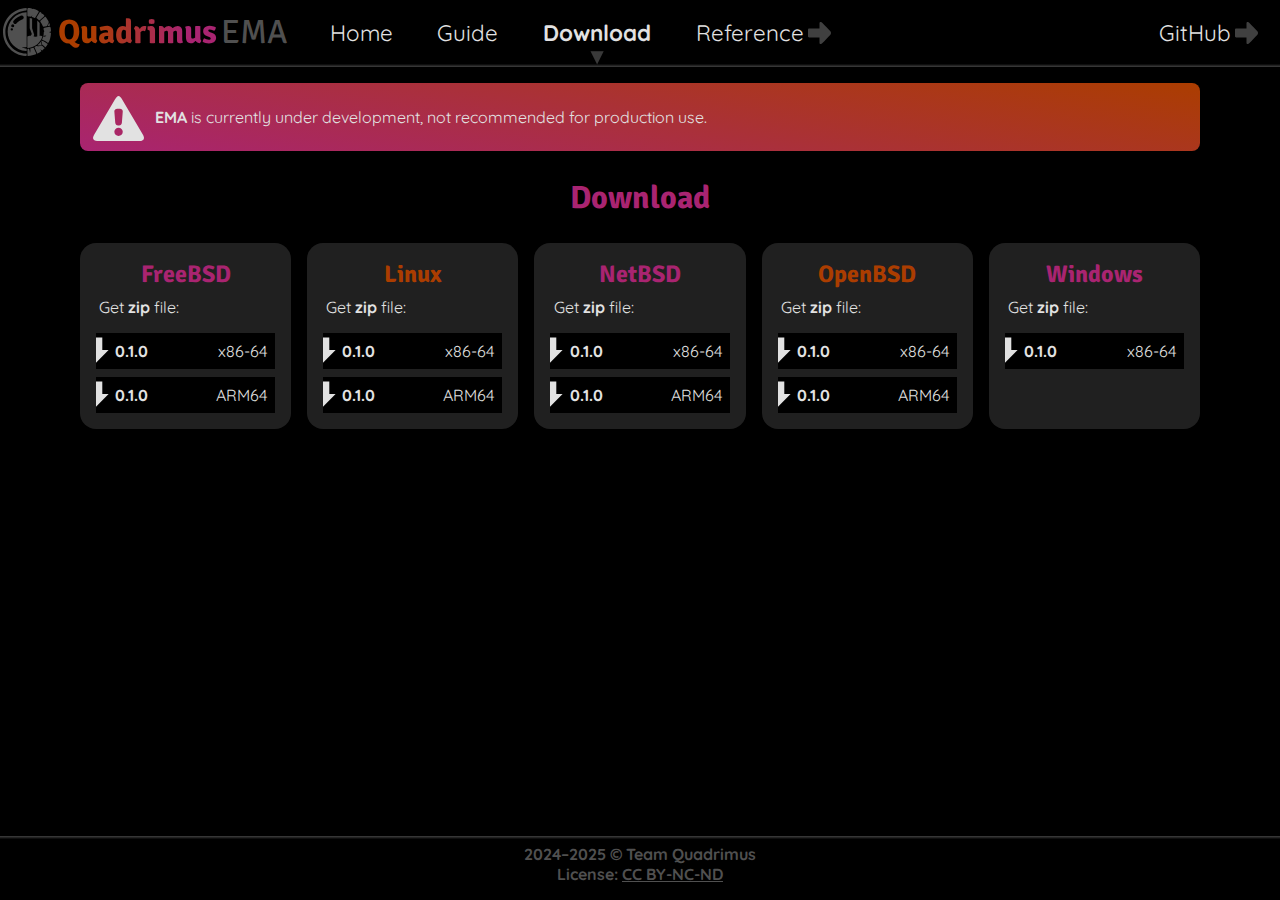
<file: ema/download.html>
<!doctype html>
<html lang="en">
	<head>
		<meta charset="utf-8">
		<meta name="viewport" content="width=device-width, initial-scale=1">
		<meta name="robots" content="noai">
		<meta name="theme-color" media="(prefers-color-scheme: light)" content="#a92471">
		<meta name="theme-color" media="(prefers-color-scheme: dark)" content="#303030">
		<title>Quadrimus EMA — Download</title>
		<link rel="canonical" href="https://quadrimus.com/ema/download">
		<link rel="preconnect" href="https://fonts.googleapis.com">
		<link rel="preconnect" href="https://fonts.gstatic.com" crossorigin>
		<link href="https://fonts.googleapis.com/css2?family=Quicksand:wght@300..700&display=swap" rel="stylesheet">
		<link href="https://fonts.googleapis.com/css2?family=Signika:wght@300..700&display=swap" rel="stylesheet">
		<link href="/style.css" rel="stylesheet" type="text/css">
		<link href="/img/icon/favicon-32.png" rel="icon" sizes="32x32" type="image/png">
		<link href="/img/icon/favicon-128.png" rel="icon" sizes="128x128" type="image/png">
		<link href="/img/icon/favicon-144.png" rel="icon" sizes="144x144" type="image/png">
		<link href="/img/icon/favicon-192.png" rel="icon" sizes="192x192" type="image/png">
		<script defer src="https://cloud.umami.is/script.js" data-website-id="96cfccf0-e324-4feb-b0eb-22740c07a883"></script>
		<script src="/script.js"></script>
	</head>
	<body>
		<header>
			<h1>
				<a href="/" title="Go to Quadrimus">
					<svg class="logo" viewBox="0 0 10 10" xmlns="http://www.w3.org/2000/svg">
						<path d="M 4.8296794 0.0031005859 C 2.157413 0.12687546 -0.00011449533 2.2957023 0 5.0002116 C 0.0001626044 7.6667409 2.1031951 9.8881791 4.7175415 9.9921549 C 4.8960123 9.9992549 4.9459513 9.9137648 4.9459513 9.8541789 L 4.9459513 9.6495402 C 4.9459513 9.5487553 4.8968715 9.4978584 4.7940226 9.4955444 C 2.40262 9.4417345 0.50023686 7.4163872 0.50022786 5.0002116 C 0.50023686 2.571552 2.489101 0.67527128 4.8312297 0.50332845 C 4.8910496 0.49892845 4.9418172 0.47124891 4.9418172 0.35295003 C 4.9418172 0.24405814 4.9430172 0.20534341 4.9418172 0.1173055 C 4.9408752 0.047135571 4.8760673 0.00095158822 4.8296794 0.0031005859 z M 5.3428263 0.0098185221 C 5.1918445 0.0098185221 5.0704915 0.074108346 5.0704915 0.25838216 C 5.0704915 0.25838216 5.0778915 1.173332 5.0704915 1.5048177 C 5.0652915 1.7362035 5.1477413 1.7569911 5.2663452 1.7626831 C 5.498419 1.7738131 5.6874084 1.7942534 5.8694092 1.8345133 C 5.9417491 1.7591534 6.0168107 1.6575296 6.1029867 1.5223877 C 6.0584267 1.6550436 6.0286894 1.7700439 6.0115194 1.8706868 C 6.1571142 1.9123268 6.3042478 1.9684268 6.4714396 2.0463867 C 6.6751714 2.1413866 6.682266 2.0960068 6.7778809 1.9451009 C 6.9366267 1.6945692 7.1978904 1.2711296 7.3494222 1.0133748 C 7.4890921 0.7757801 7.5191011 0.6861094 7.2987793 0.56017253 C 7.0032396 0.39126169 6.6424512 0.25759396 6.2983236 0.16433105 C 6.2227736 0.30972791 6.1327291 0.09412333 5.7701904 0.049609375 C 5.6054336 0.023279401 5.4586892 0.0098185221 5.3428263 0.0098185221 z M 7.7426799 0.85782878 C 7.7051899 0.85860778 7.6710623 0.87392171 7.6496623 0.90847168 L 7.0037069 1.9518188 C 6.9605269 2.0215588 6.9392128 2.0653077 7.0698527 2.1781616 C 7.2169696 2.3052515 7.3533981 2.404863 7.4749959 2.5285278 C 7.5339259 2.5884678 7.6222814 2.5684984 7.7044393 2.4964884 L 8.5374634 1.7668172 C 8.6139533 1.6997773 8.6519007 1.5825838 8.5539998 1.4846639 C 8.5090899 1.4397539 8.4633295 1.395794 8.4165405 1.352889 C 8.2511317 1.1675292 8.0007305 1.306548 7.9736735 0.98598633 C 7.9341435 0.95577636 7.8943539 0.92584931 7.8543009 0.89606934 C 7.820821 0.87117936 7.7801708 0.85704878 7.7426799 0.85782878 z M 4.8694702 0.90950521 C 2.6888644 1.0085051 0.97667269 2.7963487 0.97203369 4.9454346 C 0.97633369 7.0661994 2.6457017 8.8031965 4.7831706 8.9761963 C 4.9154484 8.9869063 4.9319987 8.9102264 4.9319987 8.8377035 L 4.9319987 8.4868205 C 4.584863 8.4480305 4.0436883 8.2501201 3.8933024 8.1013143 C 4.284735 8.1343543 4.7056089 8.1848792 4.9319987 8.1276693 C 4.9319987 8.1276693 4.9226987 3.7894756 4.9319987 0.96376546 C 4.9320897 0.93623549 4.8986702 0.90818521 4.8694702 0.90950521 z M 3.9485962 1.543575 C 4.3245208 1.537275 4.4857325 2.1931191 4.0984578 2.326473 C 3.6761143 2.4719098 3.0514308 2.8400146 2.7822591 3.2359782 C 2.5561303 3.5686179 1.9079284 3.0770473 2.1967651 2.6758057 C 2.4793589 2.2832321 3.2632324 1.7043412 3.8705648 1.5539103 C 3.8974348 1.5472103 3.9235362 1.544015 3.9485962 1.543575 z M 8.7999797 1.8438151 C 8.7661597 1.8468151 8.7290698 1.8645192 8.6878418 1.9006592 L 7.8145101 2.6665039 C 7.7581601 2.7159139 7.7375516 2.8182664 7.8222616 2.9310872 C 8.0137434 3.186715 8.1786745 3.467287 8.2764974 3.7697957 C 8.3124374 3.8809386 8.392424 3.9346084 8.4573649 3.9217244 L 9.0444092 3.8054525 C 9.1593301 3.7826525 9.1643129 3.744472 9.1942708 3.6834961 L 9.4738403 3.1145386 C 9.5436903 2.9723697 9.5545535 2.9336853 9.5084635 2.8473714 C 9.3758967 2.5991467 9.1328785 2.1839546 8.9467407 1.9321818 C 8.9039308 1.8742819 8.8563506 1.8387951 8.7999797 1.8438151 z M 5.5634847 2.1032308 L 5.5634847 4.2307495 L 6.007902 5.4348104 L 5.7872437 5.7660563 C 5.428474 5.7673563 5.2567556 5.8621967 5.0699748 5.9495076 L 5.0699748 8.3183553 C 6.5169933 8.3178943 7.7918496 7.3545002 8.2046672 5.9495076 C 8.0966473 5.7793228 7.8774867 5.688417 7.630542 5.8218669 L 7.630542 3.0990356 C 7.5076531 2.9592418 7.307407 2.7459054 7.1303141 2.5993245 L 7.1303141 5.9495076 C 6.9544783 5.9858076 6.7623299 6.0098361 6.3536174 5.8714762 L 6.5081299 5.6105103 L 6.0637126 4.2069784 L 6.0637126 2.2060669 C 5.9001117 2.1569769 5.7369265 2.1245468 5.5634847 2.1032308 z M 9.6076823 3.1383097 C 9.5945323 3.1400097 9.5834867 3.1510241 9.5782267 3.1615641 C 9.5227368 3.272618 9.359367 3.6240572 9.318811 3.7119181 C 9.304561 3.7439181 9.3407557 3.7590466 9.3611857 3.7568766 C 9.4581156 3.7465766 9.5408743 3.724384 9.6319702 3.707784 C 9.7515341 3.686004 9.8152011 3.645443 9.7570272 3.4597371 C 9.7242872 3.3631272 9.6908579 3.2644738 9.6479899 3.1708659 C 9.6358399 3.1443459 9.6208323 3.1365897 9.6076823 3.1383097 z M 2.0298503 3.3594849 A 0.32005486 0.32803306 0 0 1 2.3497274 3.6876302 A 0.32005486 0.32803306 0 0 1 2.0298503 4.0157756 A 0.32005486 0.32803306 0 0 1 1.7094564 3.6876302 A 0.32005486 0.32803306 0 0 1 2.0298503 3.3594849 z M 9.6939819 3.9191406 C 9.676462 3.9199856 9.6582249 3.9221418 9.6392049 3.9253418 L 8.6583862 4.0912231 C 8.3930155 4.1360831 8.4375461 4.3289393 8.4635661 4.4968831 C 8.6730719 4.9829547 8.5926483 4.9927356 8.5002563 5.0002116 C 8.5001823 5.2719603 8.4726964 5.5439257 8.4124064 5.8073975 C 8.6704962 5.7775675 8.8736923 5.7284677 9.0774821 5.5764038 C 8.9621872 5.6630037 8.8652629 5.8479426 8.6806071 5.8750936 C 8.8352959 5.9017436 8.8433778 5.9437937 8.9358887 6.0637126 C 8.63232 5.8902307 8.5313849 5.9265982 8.3736491 5.9593262 C 8.3280091 6.120342 8.2697653 6.2774146 8.1953654 6.4280314 C 8.0949275 6.6313572 8.190566 6.6431151 8.2687459 6.6874471 C 8.5632096 6.793795 8.972943 6.9952941 9.2624837 7.2362508 C 9.3647816 7.2919408 9.4699998 7.2327505 9.4991618 7.1819906 C 9.7945475 6.6678231 9.9642033 5.936403 9.9937052 5.2213867 C 9.9327253 5.1967567 9.8630565 5.1779567 9.7802816 5.1511068 C 9.8796715 5.1438068 9.9366851 5.1440038 9.9962891 5.1356038 C 9.9967571 5.1171639 9.9975394 5.0987 9.9978394 5.0803101 C 9.8423925 5.0549601 9.7564632 5.0502198 9.5327515 5.0260498 C 9.7268813 4.9709299 9.8670883 4.9458094 9.9983561 4.9040934 C 9.9949561 4.6040197 9.9759561 4.378914 9.9280762 4.1149943 C 9.9013762 3.9677665 9.8165938 3.9132276 9.6939819 3.9191406 z M 1.8334798 4.1956095 A 0.24555387 0.24847713 0 0 1 2.0789429 4.4441732 A 0.24555387 0.24847713 0 0 1 1.8334798 4.6922201 A 0.24555387 0.24847713 0 0 1 1.5880168 4.4441732 A 0.24555387 0.24847713 0 0 1 1.8334798 4.1956095 z M 8.018632 6.7902832 C 8.012832 6.7913832 8.0076491 6.794485 8.0031291 6.799585 C 7.9901791 6.8142349 7.9941782 6.8361026 7.9984782 6.8574626 L 8.1359375 7.53184 C 8.1515475 7.6085099 8.1835345 7.6379178 8.2258545 7.6749837 C 8.3713373 7.8023996 8.6503257 8.0638007 8.7803426 8.1576416 C 8.8245226 8.1895316 8.8675326 8.1696207 8.8945475 8.1354207 C 9.0509764 7.9373789 9.1779943 7.7523167 9.2965902 7.5561279 C 9.3113902 7.531638 9.2998928 7.4838718 9.2754028 7.4708618 C 9.140214 7.288418 8.4918428 6.9138536 8.0708252 6.8068197 C 8.0554852 6.8029197 8.035942 6.7871232 8.018632 6.7902832 z M 7.8646362 7.036263 C 7.8509762 7.037111 7.8362054 7.044761 7.8248454 7.0605509 C 7.7071685 7.2243448 7.4641432 7.5085952 7.2042114 7.711674 C 7.1696415 7.738684 7.1950132 7.7577225 7.2135132 7.7566325 C 7.5128509 7.8315424 7.7888282 7.8099039 7.974707 7.711674 C 7.999487 7.709974 8.0236693 7.6773731 8.0222493 7.6543132 C 8.0150494 7.5367273 7.9439995 7.2622213 7.9013265 7.0615845 C 7.8978265 7.0448945 7.8821962 7.035173 7.8646362 7.036263 z M 8.0486043 7.8382812 C 7.8929855 7.9428981 7.3731547 7.9831825 7.0471151 7.8946086 C 6.9964251 7.8971086 6.9429477 7.9108468 6.9008708 7.9380168 C 6.8027409 8.0013867 6.7082012 8.0542802 6.5949463 8.1147502 C 6.5648763 8.1308101 6.5529722 8.1928811 6.5732422 8.2377401 L 7.1297974 9.4691895 C 7.1453273 9.5035394 7.1777444 9.50211 7.2021444 9.48986 C 7.4820881 9.3492302 7.7446501 9.1872694 7.9881429 9.0061686 C 7.9550229 8.8835867 7.8797282 8.743409 7.7504313 8.5576172 C 7.9178821 8.704243 8.0570611 8.8001445 8.180896 8.8552734 C 8.3506628 8.7158456 8.5104131 8.5665704 8.658903 8.4077555 C 8.684283 8.3806156 8.6796639 8.3364894 8.6635539 8.3224894 C 8.557092 8.2309195 8.3018026 8.0099575 8.1550578 7.8791056 C 8.1267378 7.8538557 8.0852373 7.8349613 8.0486043 7.8382812 z M 6.2792033 8.2702962 C 6.2594733 8.2700842 6.2380113 8.273495 6.2156413 8.281665 C 6.0198105 8.352795 5.8494078 8.4100714 5.672522 8.4475464 C 5.7265719 8.7710571 5.7403834 9.0972093 5.6099935 9.433016 C 5.6042935 9.0893353 5.5616935 8.7626224 5.4100057 8.4863037 C 5.3513158 8.4912037 5.2914528 8.4945719 5.2275879 8.4945719 C 5.154358 8.4945719 5.0968465 8.5518919 5.0968465 8.6418498 L 5.0968465 9.9017212 C 5.0968465 9.9465311 5.1448433 9.9985794 5.1852132 9.9978394 C 5.8270236 9.9859894 6.4546657 9.8170273 6.8207723 9.6578084 C 6.9428172 9.6047285 6.9414295 9.5443316 6.8946696 9.4335327 C 6.7802427 9.162446 6.5472729 8.6612971 6.404777 8.3509115 C 6.383767 8.3051515 6.3383962 8.2709362 6.2792033 8.2702962 z" />
					</svg>
					<span class="quadrimus">Quadrimus</span>
				</a>
				<span class="ema">EMA</span>
			</h1>
			<div class="menu" onclick="toggleMenu()" style="display: none;"></div>
			<nav>
				<a href="/ema/">Home</a>
				<a href="/ema/guide">Guide</a>
				<a href="/ema/download" class="active">Download</a>
				<a class="external" href="https://pkg.go.dev/quadrimus.com/ema">Reference</a>
				<a class="external right" href="https://github.com/quadrimus/ema">GitHub</a>
			</nav>
		</header>
		<main>
			<section>
				<div class="warning">
					<b>EMA</b> is currently under development, not recommended for production use.
				</div>
				<h2>Download</h2>
			</section>
			<section class="blocks download">
				<div>
					<h3>FreeBSD</h3>
					<p>Get <b>zip</b> file:</p>
					<a href="https://github.com/quadrimus/ema/releases/download/v0.1.0/ema-0.1.0-freebsd-amd64.zip">0.1.0 <span>x86-64</span></a>
					<a href="https://github.com/quadrimus/ema/releases/download/v0.1.0/ema-0.1.0-freebsd-arm64.zip">0.1.0 <span>ARM64</span></a>
				</div>
				<div>
					<h3>Linux</h3>
					<p>Get <b>zip</b> file:</p>
					<a href="https://github.com/quadrimus/ema/releases/download/v0.1.0/ema-0.1.0-linux-amd64.zip">0.1.0 <span>x86-64</span></a>
					<a href="https://github.com/quadrimus/ema/releases/download/v0.1.0/ema-0.1.0-linux-arm64.zip">0.1.0 <span>ARM64</span></a>
				</div>
				<div>
					<h3>NetBSD</h3>
					<p>Get <b>zip</b> file:</p>
					<a href="https://github.com/quadrimus/ema/releases/download/v0.1.0/ema-0.1.0-netbsd-amd64.zip">0.1.0 <span>x86-64</span></a>
					<a href="https://github.com/quadrimus/ema/releases/download/v0.1.0/ema-0.1.0-netbsd-arm64.zip">0.1.0 <span>ARM64</span></a>
				</div>
				<div>
					<h3>OpenBSD</h3>
					<p>Get <b>zip</b> file:</p>
					<a href="https://github.com/quadrimus/ema/releases/download/v0.1.0/ema-0.1.0-openbsd-amd64.zip">0.1.0 <span>x86-64</span></a>
					<a href="https://github.com/quadrimus/ema/releases/download/v0.1.0/ema-0.1.0-openbsd-arm64.zip">0.1.0 <span>ARM64</span></a>
				</div>
				<div>
					<h3>Windows</h3>
					<p>Get <b>zip</b> file:</p>
					<a href="https://github.com/quadrimus/ema/releases/download/v0.1.0/ema-0.1.0-windows-amd64.zip">0.1.0 <span>x86-64</span></a>
				</div>
			</section>
		</main>
		<footer>
			<p>
				2024&ndash;2025 &copy; Team Quadrimus
			</p>
			<p>
				License: <a href="https://creativecommons.org/licenses/by-nc-nd/4.0/" rel="license" target="_blank">CC BY-NC-ND</a>
			</p>
		</footer>
		<script>
			ready();
		</script>
	</body>
</html>
</file>
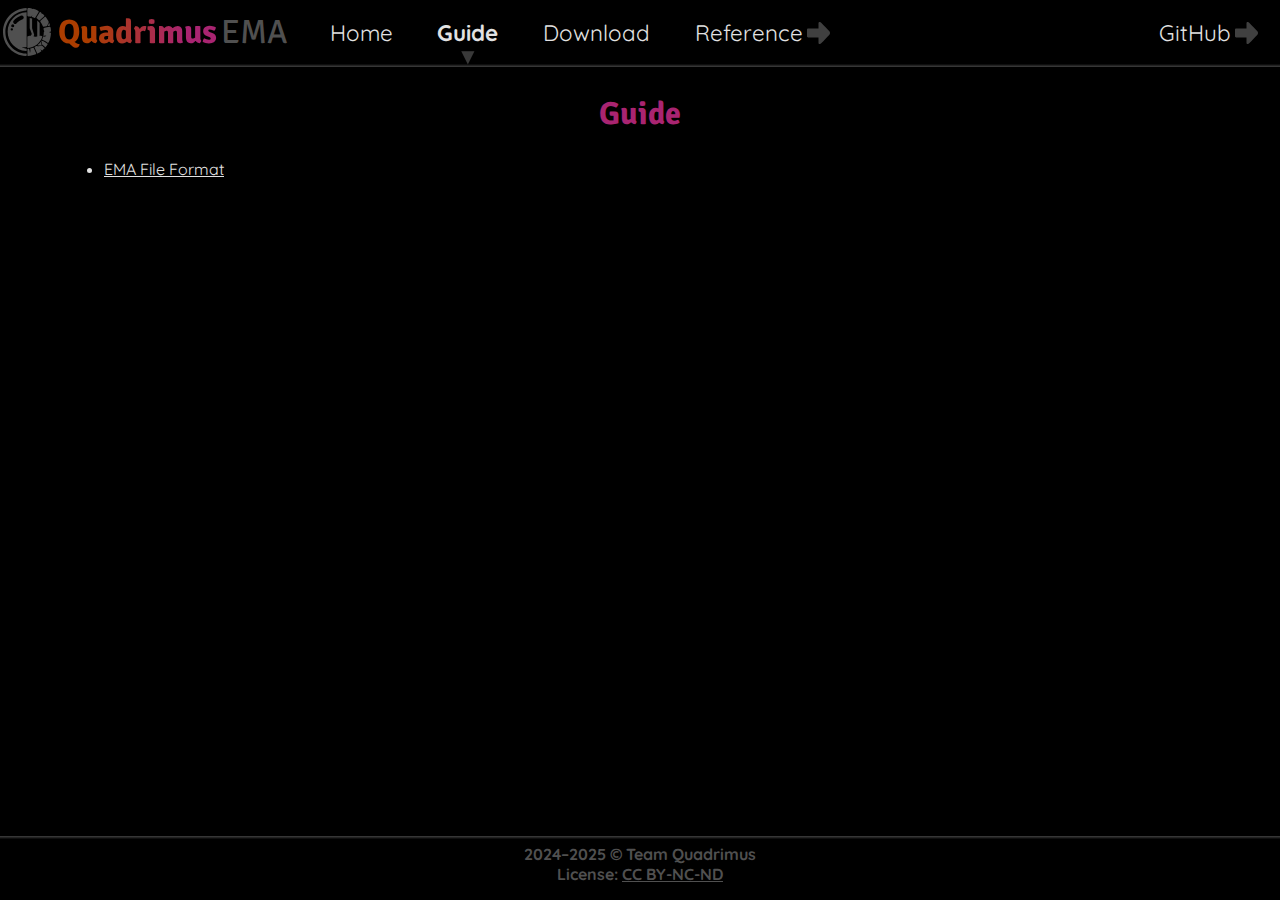
<file: ema/guide.html>
<!doctype html>
<html lang="en">
	<head>
		<meta charset="utf-8">
		<meta name="viewport" content="width=device-width, initial-scale=1">
		<meta name="robots" content="noai">
		<meta name="theme-color" media="(prefers-color-scheme: light)" content="#a92471">
		<meta name="theme-color" media="(prefers-color-scheme: dark)" content="#303030">
		<title>Quadrimus EMA — Guide</title>
		<link rel="canonical" href="https://quadrimus.com/ema/guide">
		<link rel="preconnect" href="https://fonts.googleapis.com">
		<link rel="preconnect" href="https://fonts.gstatic.com" crossorigin>
		<link href="https://fonts.googleapis.com/css2?family=Quicksand:wght@300..700&display=swap" rel="stylesheet">
		<link href="https://fonts.googleapis.com/css2?family=Signika:wght@300..700&display=swap" rel="stylesheet">
		<link href="/style.css" rel="stylesheet" type="text/css">
		<link href="/img/icon/favicon-32.png" rel="icon" sizes="32x32" type="image/png">
		<link href="/img/icon/favicon-128.png" rel="icon" sizes="128x128" type="image/png">
		<link href="/img/icon/favicon-144.png" rel="icon" sizes="144x144" type="image/png">
		<link href="/img/icon/favicon-192.png" rel="icon" sizes="192x192" type="image/png">
		<script defer src="https://cloud.umami.is/script.js" data-website-id="96cfccf0-e324-4feb-b0eb-22740c07a883"></script>
		<script src="/script.js"></script>
	</head>
	<body>
		<header>
			<h1>
				<a href="/" title="Go to Quadrimus">
					<svg class="logo" viewBox="0 0 10 10" xmlns="http://www.w3.org/2000/svg">
						<path d="M 4.8296794 0.0031005859 C 2.157413 0.12687546 -0.00011449533 2.2957023 0 5.0002116 C 0.0001626044 7.6667409 2.1031951 9.8881791 4.7175415 9.9921549 C 4.8960123 9.9992549 4.9459513 9.9137648 4.9459513 9.8541789 L 4.9459513 9.6495402 C 4.9459513 9.5487553 4.8968715 9.4978584 4.7940226 9.4955444 C 2.40262 9.4417345 0.50023686 7.4163872 0.50022786 5.0002116 C 0.50023686 2.571552 2.489101 0.67527128 4.8312297 0.50332845 C 4.8910496 0.49892845 4.9418172 0.47124891 4.9418172 0.35295003 C 4.9418172 0.24405814 4.9430172 0.20534341 4.9418172 0.1173055 C 4.9408752 0.047135571 4.8760673 0.00095158822 4.8296794 0.0031005859 z M 5.3428263 0.0098185221 C 5.1918445 0.0098185221 5.0704915 0.074108346 5.0704915 0.25838216 C 5.0704915 0.25838216 5.0778915 1.173332 5.0704915 1.5048177 C 5.0652915 1.7362035 5.1477413 1.7569911 5.2663452 1.7626831 C 5.498419 1.7738131 5.6874084 1.7942534 5.8694092 1.8345133 C 5.9417491 1.7591534 6.0168107 1.6575296 6.1029867 1.5223877 C 6.0584267 1.6550436 6.0286894 1.7700439 6.0115194 1.8706868 C 6.1571142 1.9123268 6.3042478 1.9684268 6.4714396 2.0463867 C 6.6751714 2.1413866 6.682266 2.0960068 6.7778809 1.9451009 C 6.9366267 1.6945692 7.1978904 1.2711296 7.3494222 1.0133748 C 7.4890921 0.7757801 7.5191011 0.6861094 7.2987793 0.56017253 C 7.0032396 0.39126169 6.6424512 0.25759396 6.2983236 0.16433105 C 6.2227736 0.30972791 6.1327291 0.09412333 5.7701904 0.049609375 C 5.6054336 0.023279401 5.4586892 0.0098185221 5.3428263 0.0098185221 z M 7.7426799 0.85782878 C 7.7051899 0.85860778 7.6710623 0.87392171 7.6496623 0.90847168 L 7.0037069 1.9518188 C 6.9605269 2.0215588 6.9392128 2.0653077 7.0698527 2.1781616 C 7.2169696 2.3052515 7.3533981 2.404863 7.4749959 2.5285278 C 7.5339259 2.5884678 7.6222814 2.5684984 7.7044393 2.4964884 L 8.5374634 1.7668172 C 8.6139533 1.6997773 8.6519007 1.5825838 8.5539998 1.4846639 C 8.5090899 1.4397539 8.4633295 1.395794 8.4165405 1.352889 C 8.2511317 1.1675292 8.0007305 1.306548 7.9736735 0.98598633 C 7.9341435 0.95577636 7.8943539 0.92584931 7.8543009 0.89606934 C 7.820821 0.87117936 7.7801708 0.85704878 7.7426799 0.85782878 z M 4.8694702 0.90950521 C 2.6888644 1.0085051 0.97667269 2.7963487 0.97203369 4.9454346 C 0.97633369 7.0661994 2.6457017 8.8031965 4.7831706 8.9761963 C 4.9154484 8.9869063 4.9319987 8.9102264 4.9319987 8.8377035 L 4.9319987 8.4868205 C 4.584863 8.4480305 4.0436883 8.2501201 3.8933024 8.1013143 C 4.284735 8.1343543 4.7056089 8.1848792 4.9319987 8.1276693 C 4.9319987 8.1276693 4.9226987 3.7894756 4.9319987 0.96376546 C 4.9320897 0.93623549 4.8986702 0.90818521 4.8694702 0.90950521 z M 3.9485962 1.543575 C 4.3245208 1.537275 4.4857325 2.1931191 4.0984578 2.326473 C 3.6761143 2.4719098 3.0514308 2.8400146 2.7822591 3.2359782 C 2.5561303 3.5686179 1.9079284 3.0770473 2.1967651 2.6758057 C 2.4793589 2.2832321 3.2632324 1.7043412 3.8705648 1.5539103 C 3.8974348 1.5472103 3.9235362 1.544015 3.9485962 1.543575 z M 8.7999797 1.8438151 C 8.7661597 1.8468151 8.7290698 1.8645192 8.6878418 1.9006592 L 7.8145101 2.6665039 C 7.7581601 2.7159139 7.7375516 2.8182664 7.8222616 2.9310872 C 8.0137434 3.186715 8.1786745 3.467287 8.2764974 3.7697957 C 8.3124374 3.8809386 8.392424 3.9346084 8.4573649 3.9217244 L 9.0444092 3.8054525 C 9.1593301 3.7826525 9.1643129 3.744472 9.1942708 3.6834961 L 9.4738403 3.1145386 C 9.5436903 2.9723697 9.5545535 2.9336853 9.5084635 2.8473714 C 9.3758967 2.5991467 9.1328785 2.1839546 8.9467407 1.9321818 C 8.9039308 1.8742819 8.8563506 1.8387951 8.7999797 1.8438151 z M 5.5634847 2.1032308 L 5.5634847 4.2307495 L 6.007902 5.4348104 L 5.7872437 5.7660563 C 5.428474 5.7673563 5.2567556 5.8621967 5.0699748 5.9495076 L 5.0699748 8.3183553 C 6.5169933 8.3178943 7.7918496 7.3545002 8.2046672 5.9495076 C 8.0966473 5.7793228 7.8774867 5.688417 7.630542 5.8218669 L 7.630542 3.0990356 C 7.5076531 2.9592418 7.307407 2.7459054 7.1303141 2.5993245 L 7.1303141 5.9495076 C 6.9544783 5.9858076 6.7623299 6.0098361 6.3536174 5.8714762 L 6.5081299 5.6105103 L 6.0637126 4.2069784 L 6.0637126 2.2060669 C 5.9001117 2.1569769 5.7369265 2.1245468 5.5634847 2.1032308 z M 9.6076823 3.1383097 C 9.5945323 3.1400097 9.5834867 3.1510241 9.5782267 3.1615641 C 9.5227368 3.272618 9.359367 3.6240572 9.318811 3.7119181 C 9.304561 3.7439181 9.3407557 3.7590466 9.3611857 3.7568766 C 9.4581156 3.7465766 9.5408743 3.724384 9.6319702 3.707784 C 9.7515341 3.686004 9.8152011 3.645443 9.7570272 3.4597371 C 9.7242872 3.3631272 9.6908579 3.2644738 9.6479899 3.1708659 C 9.6358399 3.1443459 9.6208323 3.1365897 9.6076823 3.1383097 z M 2.0298503 3.3594849 A 0.32005486 0.32803306 0 0 1 2.3497274 3.6876302 A 0.32005486 0.32803306 0 0 1 2.0298503 4.0157756 A 0.32005486 0.32803306 0 0 1 1.7094564 3.6876302 A 0.32005486 0.32803306 0 0 1 2.0298503 3.3594849 z M 9.6939819 3.9191406 C 9.676462 3.9199856 9.6582249 3.9221418 9.6392049 3.9253418 L 8.6583862 4.0912231 C 8.3930155 4.1360831 8.4375461 4.3289393 8.4635661 4.4968831 C 8.6730719 4.9829547 8.5926483 4.9927356 8.5002563 5.0002116 C 8.5001823 5.2719603 8.4726964 5.5439257 8.4124064 5.8073975 C 8.6704962 5.7775675 8.8736923 5.7284677 9.0774821 5.5764038 C 8.9621872 5.6630037 8.8652629 5.8479426 8.6806071 5.8750936 C 8.8352959 5.9017436 8.8433778 5.9437937 8.9358887 6.0637126 C 8.63232 5.8902307 8.5313849 5.9265982 8.3736491 5.9593262 C 8.3280091 6.120342 8.2697653 6.2774146 8.1953654 6.4280314 C 8.0949275 6.6313572 8.190566 6.6431151 8.2687459 6.6874471 C 8.5632096 6.793795 8.972943 6.9952941 9.2624837 7.2362508 C 9.3647816 7.2919408 9.4699998 7.2327505 9.4991618 7.1819906 C 9.7945475 6.6678231 9.9642033 5.936403 9.9937052 5.2213867 C 9.9327253 5.1967567 9.8630565 5.1779567 9.7802816 5.1511068 C 9.8796715 5.1438068 9.9366851 5.1440038 9.9962891 5.1356038 C 9.9967571 5.1171639 9.9975394 5.0987 9.9978394 5.0803101 C 9.8423925 5.0549601 9.7564632 5.0502198 9.5327515 5.0260498 C 9.7268813 4.9709299 9.8670883 4.9458094 9.9983561 4.9040934 C 9.9949561 4.6040197 9.9759561 4.378914 9.9280762 4.1149943 C 9.9013762 3.9677665 9.8165938 3.9132276 9.6939819 3.9191406 z M 1.8334798 4.1956095 A 0.24555387 0.24847713 0 0 1 2.0789429 4.4441732 A 0.24555387 0.24847713 0 0 1 1.8334798 4.6922201 A 0.24555387 0.24847713 0 0 1 1.5880168 4.4441732 A 0.24555387 0.24847713 0 0 1 1.8334798 4.1956095 z M 8.018632 6.7902832 C 8.012832 6.7913832 8.0076491 6.794485 8.0031291 6.799585 C 7.9901791 6.8142349 7.9941782 6.8361026 7.9984782 6.8574626 L 8.1359375 7.53184 C 8.1515475 7.6085099 8.1835345 7.6379178 8.2258545 7.6749837 C 8.3713373 7.8023996 8.6503257 8.0638007 8.7803426 8.1576416 C 8.8245226 8.1895316 8.8675326 8.1696207 8.8945475 8.1354207 C 9.0509764 7.9373789 9.1779943 7.7523167 9.2965902 7.5561279 C 9.3113902 7.531638 9.2998928 7.4838718 9.2754028 7.4708618 C 9.140214 7.288418 8.4918428 6.9138536 8.0708252 6.8068197 C 8.0554852 6.8029197 8.035942 6.7871232 8.018632 6.7902832 z M 7.8646362 7.036263 C 7.8509762 7.037111 7.8362054 7.044761 7.8248454 7.0605509 C 7.7071685 7.2243448 7.4641432 7.5085952 7.2042114 7.711674 C 7.1696415 7.738684 7.1950132 7.7577225 7.2135132 7.7566325 C 7.5128509 7.8315424 7.7888282 7.8099039 7.974707 7.711674 C 7.999487 7.709974 8.0236693 7.6773731 8.0222493 7.6543132 C 8.0150494 7.5367273 7.9439995 7.2622213 7.9013265 7.0615845 C 7.8978265 7.0448945 7.8821962 7.035173 7.8646362 7.036263 z M 8.0486043 7.8382812 C 7.8929855 7.9428981 7.3731547 7.9831825 7.0471151 7.8946086 C 6.9964251 7.8971086 6.9429477 7.9108468 6.9008708 7.9380168 C 6.8027409 8.0013867 6.7082012 8.0542802 6.5949463 8.1147502 C 6.5648763 8.1308101 6.5529722 8.1928811 6.5732422 8.2377401 L 7.1297974 9.4691895 C 7.1453273 9.5035394 7.1777444 9.50211 7.2021444 9.48986 C 7.4820881 9.3492302 7.7446501 9.1872694 7.9881429 9.0061686 C 7.9550229 8.8835867 7.8797282 8.743409 7.7504313 8.5576172 C 7.9178821 8.704243 8.0570611 8.8001445 8.180896 8.8552734 C 8.3506628 8.7158456 8.5104131 8.5665704 8.658903 8.4077555 C 8.684283 8.3806156 8.6796639 8.3364894 8.6635539 8.3224894 C 8.557092 8.2309195 8.3018026 8.0099575 8.1550578 7.8791056 C 8.1267378 7.8538557 8.0852373 7.8349613 8.0486043 7.8382812 z M 6.2792033 8.2702962 C 6.2594733 8.2700842 6.2380113 8.273495 6.2156413 8.281665 C 6.0198105 8.352795 5.8494078 8.4100714 5.672522 8.4475464 C 5.7265719 8.7710571 5.7403834 9.0972093 5.6099935 9.433016 C 5.6042935 9.0893353 5.5616935 8.7626224 5.4100057 8.4863037 C 5.3513158 8.4912037 5.2914528 8.4945719 5.2275879 8.4945719 C 5.154358 8.4945719 5.0968465 8.5518919 5.0968465 8.6418498 L 5.0968465 9.9017212 C 5.0968465 9.9465311 5.1448433 9.9985794 5.1852132 9.9978394 C 5.8270236 9.9859894 6.4546657 9.8170273 6.8207723 9.6578084 C 6.9428172 9.6047285 6.9414295 9.5443316 6.8946696 9.4335327 C 6.7802427 9.162446 6.5472729 8.6612971 6.404777 8.3509115 C 6.383767 8.3051515 6.3383962 8.2709362 6.2792033 8.2702962 z" />
					</svg>
					<span class="quadrimus">Quadrimus</span>
				</a>
				<span class="ema">EMA</span>
			</h1>
			<div class="menu" onclick="toggleMenu()" style="display: none;"></div>
			<nav>
				<a href="/ema/">Home</a>
				<a href="/ema/guide" class="active">Guide</a>
				<a href="/ema/download">Download</a>
				<a class="external" href="https://pkg.go.dev/quadrimus.com/ema">Reference</a>
				<a class="external right" href="https://github.com/quadrimus/ema">GitHub</a>
			</nav>
		</header>
		<main>
			<section>
				<h2>Guide</h2>
			</section>
			<section>
				<ul>
					<li><a href="/ema/guide/format">EMA File Format</a></li>
				</ul>
			</section>
		</main>
		<footer>
			<p>
				2024&ndash;2025 &copy; Team Quadrimus
			</p>
			<p>
				License: <a href="https://creativecommons.org/licenses/by-nc-nd/4.0/" rel="license" target="_blank">CC BY-NC-ND</a>
			</p>
		</footer>
		<script>
			ready();
		</script>
	</body>
</html>
</file>
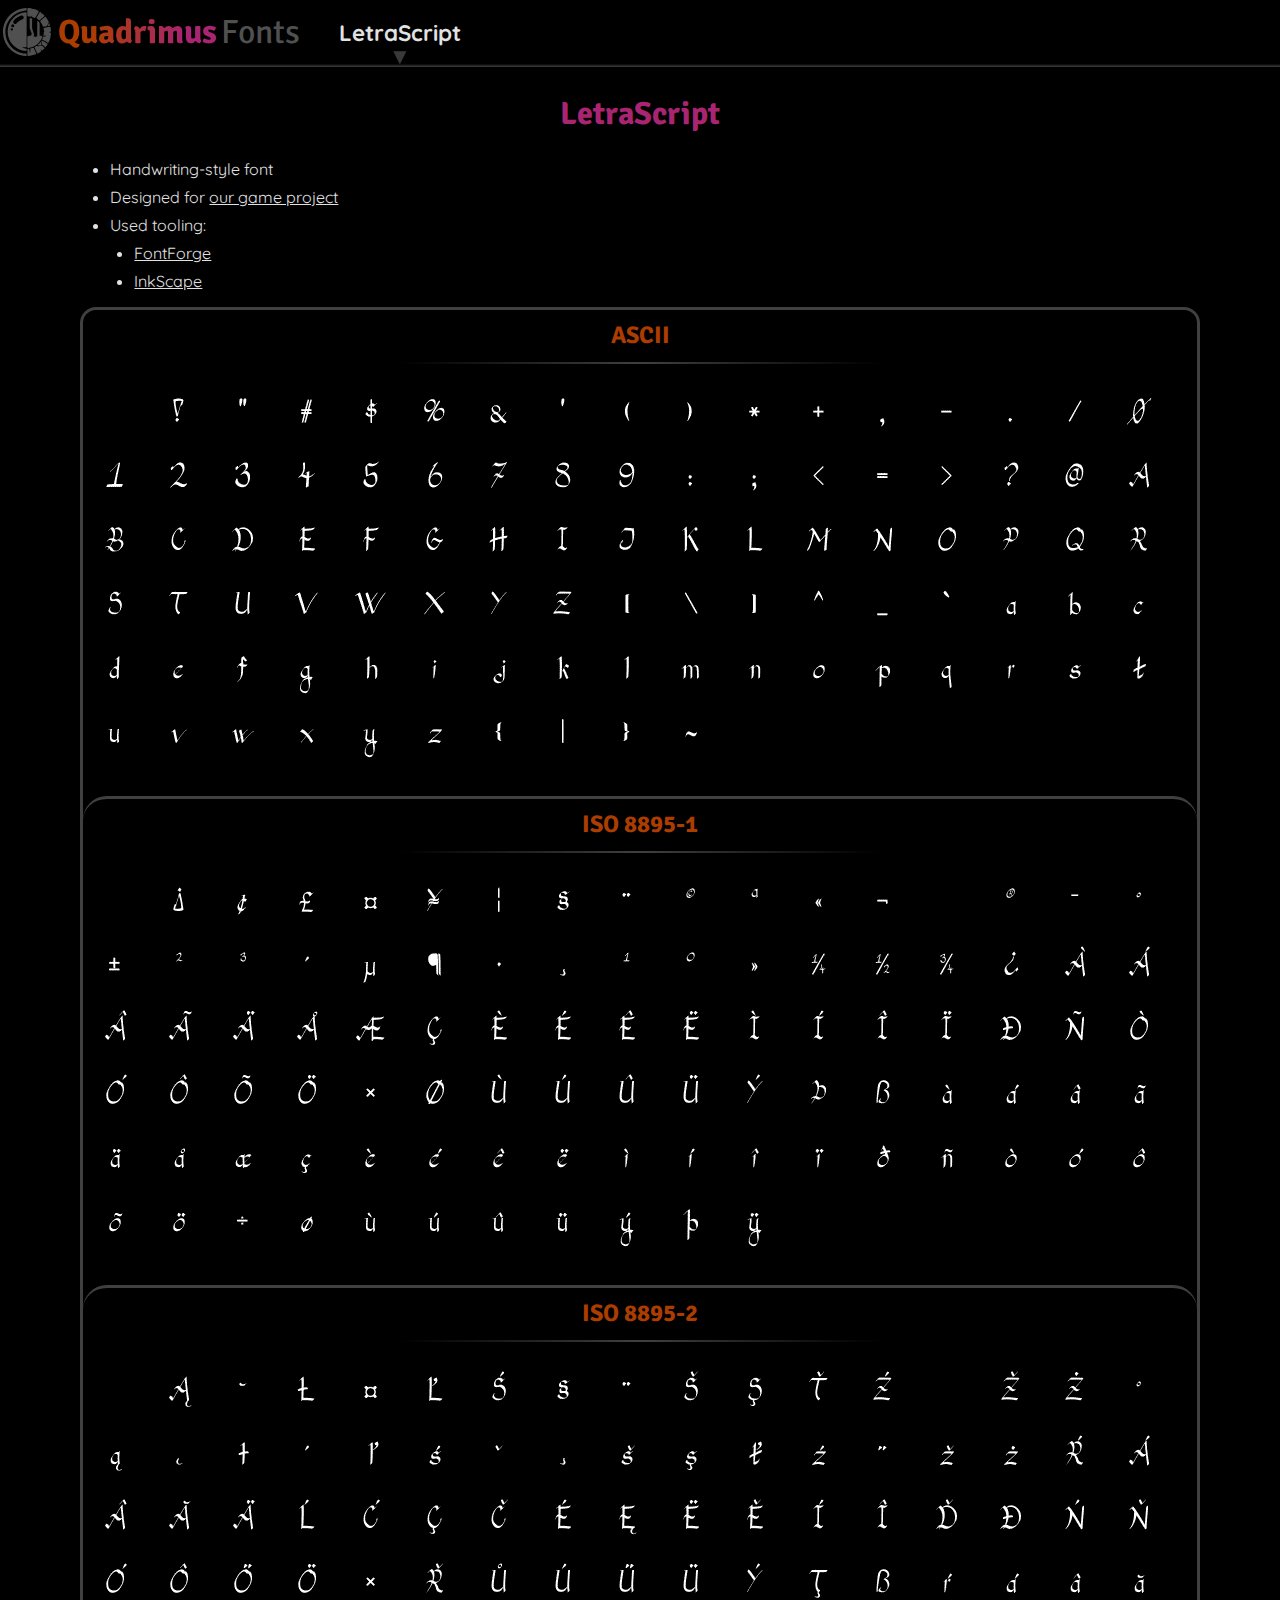
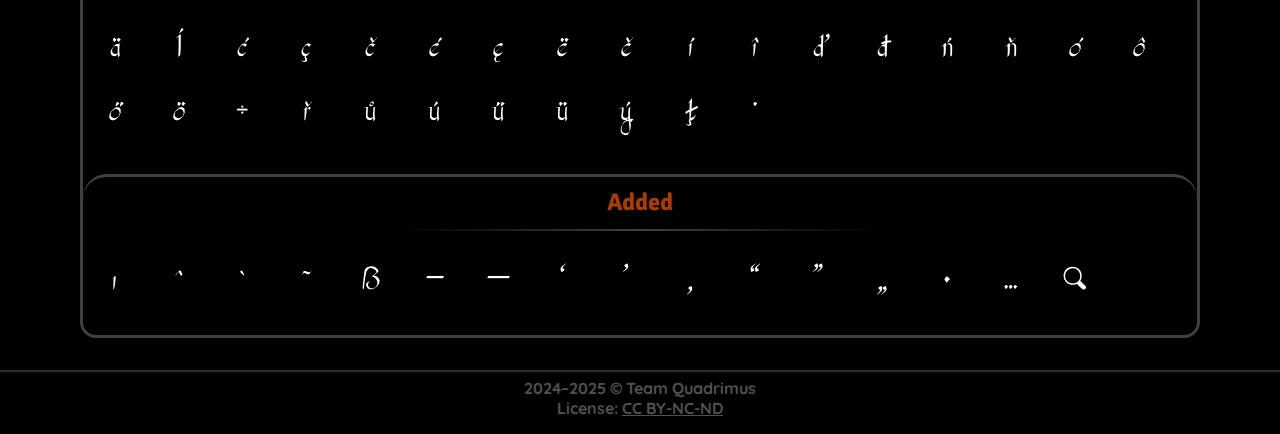
<file: font/letrascript.html>
<!doctype html>
<html lang="en">
	<head>
		<meta charset="utf-8">
		<meta name="viewport" content="width=device-width, initial-scale=1">
		<meta name="robots" content="noai">
		<meta name="theme-color" media="(prefers-color-scheme: light)" content="#a92471">
		<meta name="theme-color" media="(prefers-color-scheme: dark)" content="#303030">
		<title>Quadrimus Fonts — LetraScript</title>
		<link rel="canonical" href="https://quadrimus.com/font/letrascript">
		<link rel="preconnect" href="https://fonts.googleapis.com">
		<link rel="preconnect" href="https://fonts.gstatic.com" crossorigin>
		<link href="https://fonts.googleapis.com/css2?family=Quicksand:wght@300..700&display=swap" rel="stylesheet">
		<link href="https://fonts.googleapis.com/css2?family=Signika:wght@300..700&display=swap" rel="stylesheet">
		<link href="/style.css" rel="stylesheet" type="text/css">
		<link href="/img/icon/favicon-32.png" rel="icon" sizes="32x32" type="image/png">
		<link href="/img/icon/favicon-128.png" rel="icon" sizes="128x128" type="image/png">
		<link href="/img/icon/favicon-144.png" rel="icon" sizes="144x144" type="image/png">
		<link href="/img/icon/favicon-192.png" rel="icon" sizes="192x192" type="image/png">
		<script defer src="https://cloud.umami.is/script.js" data-website-id="96cfccf0-e324-4feb-b0eb-22740c07a883"></script>
		<script src="/script.js"></script>
		<style>
			section.font > div > div {
				background-image: url('/font/img/letrascript.png');
				height: 64px;
				width: 64px;
			}
		</style>
	</head>
	<body>
		<header>
			<h1>
				<a href="/" title="Go to Quadrimus">
					<svg class="logo" viewBox="0 0 10 10" xmlns="http://www.w3.org/2000/svg">
						<path d="M 4.8296794 0.0031005859 C 2.157413 0.12687546 -0.00011449533 2.2957023 0 5.0002116 C 0.0001626044 7.6667409 2.1031951 9.8881791 4.7175415 9.9921549 C 4.8960123 9.9992549 4.9459513 9.9137648 4.9459513 9.8541789 L 4.9459513 9.6495402 C 4.9459513 9.5487553 4.8968715 9.4978584 4.7940226 9.4955444 C 2.40262 9.4417345 0.50023686 7.4163872 0.50022786 5.0002116 C 0.50023686 2.571552 2.489101 0.67527128 4.8312297 0.50332845 C 4.8910496 0.49892845 4.9418172 0.47124891 4.9418172 0.35295003 C 4.9418172 0.24405814 4.9430172 0.20534341 4.9418172 0.1173055 C 4.9408752 0.047135571 4.8760673 0.00095158822 4.8296794 0.0031005859 z M 5.3428263 0.0098185221 C 5.1918445 0.0098185221 5.0704915 0.074108346 5.0704915 0.25838216 C 5.0704915 0.25838216 5.0778915 1.173332 5.0704915 1.5048177 C 5.0652915 1.7362035 5.1477413 1.7569911 5.2663452 1.7626831 C 5.498419 1.7738131 5.6874084 1.7942534 5.8694092 1.8345133 C 5.9417491 1.7591534 6.0168107 1.6575296 6.1029867 1.5223877 C 6.0584267 1.6550436 6.0286894 1.7700439 6.0115194 1.8706868 C 6.1571142 1.9123268 6.3042478 1.9684268 6.4714396 2.0463867 C 6.6751714 2.1413866 6.682266 2.0960068 6.7778809 1.9451009 C 6.9366267 1.6945692 7.1978904 1.2711296 7.3494222 1.0133748 C 7.4890921 0.7757801 7.5191011 0.6861094 7.2987793 0.56017253 C 7.0032396 0.39126169 6.6424512 0.25759396 6.2983236 0.16433105 C 6.2227736 0.30972791 6.1327291 0.09412333 5.7701904 0.049609375 C 5.6054336 0.023279401 5.4586892 0.0098185221 5.3428263 0.0098185221 z M 7.7426799 0.85782878 C 7.7051899 0.85860778 7.6710623 0.87392171 7.6496623 0.90847168 L 7.0037069 1.9518188 C 6.9605269 2.0215588 6.9392128 2.0653077 7.0698527 2.1781616 C 7.2169696 2.3052515 7.3533981 2.404863 7.4749959 2.5285278 C 7.5339259 2.5884678 7.6222814 2.5684984 7.7044393 2.4964884 L 8.5374634 1.7668172 C 8.6139533 1.6997773 8.6519007 1.5825838 8.5539998 1.4846639 C 8.5090899 1.4397539 8.4633295 1.395794 8.4165405 1.352889 C 8.2511317 1.1675292 8.0007305 1.306548 7.9736735 0.98598633 C 7.9341435 0.95577636 7.8943539 0.92584931 7.8543009 0.89606934 C 7.820821 0.87117936 7.7801708 0.85704878 7.7426799 0.85782878 z M 4.8694702 0.90950521 C 2.6888644 1.0085051 0.97667269 2.7963487 0.97203369 4.9454346 C 0.97633369 7.0661994 2.6457017 8.8031965 4.7831706 8.9761963 C 4.9154484 8.9869063 4.9319987 8.9102264 4.9319987 8.8377035 L 4.9319987 8.4868205 C 4.584863 8.4480305 4.0436883 8.2501201 3.8933024 8.1013143 C 4.284735 8.1343543 4.7056089 8.1848792 4.9319987 8.1276693 C 4.9319987 8.1276693 4.9226987 3.7894756 4.9319987 0.96376546 C 4.9320897 0.93623549 4.8986702 0.90818521 4.8694702 0.90950521 z M 3.9485962 1.543575 C 4.3245208 1.537275 4.4857325 2.1931191 4.0984578 2.326473 C 3.6761143 2.4719098 3.0514308 2.8400146 2.7822591 3.2359782 C 2.5561303 3.5686179 1.9079284 3.0770473 2.1967651 2.6758057 C 2.4793589 2.2832321 3.2632324 1.7043412 3.8705648 1.5539103 C 3.8974348 1.5472103 3.9235362 1.544015 3.9485962 1.543575 z M 8.7999797 1.8438151 C 8.7661597 1.8468151 8.7290698 1.8645192 8.6878418 1.9006592 L 7.8145101 2.6665039 C 7.7581601 2.7159139 7.7375516 2.8182664 7.8222616 2.9310872 C 8.0137434 3.186715 8.1786745 3.467287 8.2764974 3.7697957 C 8.3124374 3.8809386 8.392424 3.9346084 8.4573649 3.9217244 L 9.0444092 3.8054525 C 9.1593301 3.7826525 9.1643129 3.744472 9.1942708 3.6834961 L 9.4738403 3.1145386 C 9.5436903 2.9723697 9.5545535 2.9336853 9.5084635 2.8473714 C 9.3758967 2.5991467 9.1328785 2.1839546 8.9467407 1.9321818 C 8.9039308 1.8742819 8.8563506 1.8387951 8.7999797 1.8438151 z M 5.5634847 2.1032308 L 5.5634847 4.2307495 L 6.007902 5.4348104 L 5.7872437 5.7660563 C 5.428474 5.7673563 5.2567556 5.8621967 5.0699748 5.9495076 L 5.0699748 8.3183553 C 6.5169933 8.3178943 7.7918496 7.3545002 8.2046672 5.9495076 C 8.0966473 5.7793228 7.8774867 5.688417 7.630542 5.8218669 L 7.630542 3.0990356 C 7.5076531 2.9592418 7.307407 2.7459054 7.1303141 2.5993245 L 7.1303141 5.9495076 C 6.9544783 5.9858076 6.7623299 6.0098361 6.3536174 5.8714762 L 6.5081299 5.6105103 L 6.0637126 4.2069784 L 6.0637126 2.2060669 C 5.9001117 2.1569769 5.7369265 2.1245468 5.5634847 2.1032308 z M 9.6076823 3.1383097 C 9.5945323 3.1400097 9.5834867 3.1510241 9.5782267 3.1615641 C 9.5227368 3.272618 9.359367 3.6240572 9.318811 3.7119181 C 9.304561 3.7439181 9.3407557 3.7590466 9.3611857 3.7568766 C 9.4581156 3.7465766 9.5408743 3.724384 9.6319702 3.707784 C 9.7515341 3.686004 9.8152011 3.645443 9.7570272 3.4597371 C 9.7242872 3.3631272 9.6908579 3.2644738 9.6479899 3.1708659 C 9.6358399 3.1443459 9.6208323 3.1365897 9.6076823 3.1383097 z M 2.0298503 3.3594849 A 0.32005486 0.32803306 0 0 1 2.3497274 3.6876302 A 0.32005486 0.32803306 0 0 1 2.0298503 4.0157756 A 0.32005486 0.32803306 0 0 1 1.7094564 3.6876302 A 0.32005486 0.32803306 0 0 1 2.0298503 3.3594849 z M 9.6939819 3.9191406 C 9.676462 3.9199856 9.6582249 3.9221418 9.6392049 3.9253418 L 8.6583862 4.0912231 C 8.3930155 4.1360831 8.4375461 4.3289393 8.4635661 4.4968831 C 8.6730719 4.9829547 8.5926483 4.9927356 8.5002563 5.0002116 C 8.5001823 5.2719603 8.4726964 5.5439257 8.4124064 5.8073975 C 8.6704962 5.7775675 8.8736923 5.7284677 9.0774821 5.5764038 C 8.9621872 5.6630037 8.8652629 5.8479426 8.6806071 5.8750936 C 8.8352959 5.9017436 8.8433778 5.9437937 8.9358887 6.0637126 C 8.63232 5.8902307 8.5313849 5.9265982 8.3736491 5.9593262 C 8.3280091 6.120342 8.2697653 6.2774146 8.1953654 6.4280314 C 8.0949275 6.6313572 8.190566 6.6431151 8.2687459 6.6874471 C 8.5632096 6.793795 8.972943 6.9952941 9.2624837 7.2362508 C 9.3647816 7.2919408 9.4699998 7.2327505 9.4991618 7.1819906 C 9.7945475 6.6678231 9.9642033 5.936403 9.9937052 5.2213867 C 9.9327253 5.1967567 9.8630565 5.1779567 9.7802816 5.1511068 C 9.8796715 5.1438068 9.9366851 5.1440038 9.9962891 5.1356038 C 9.9967571 5.1171639 9.9975394 5.0987 9.9978394 5.0803101 C 9.8423925 5.0549601 9.7564632 5.0502198 9.5327515 5.0260498 C 9.7268813 4.9709299 9.8670883 4.9458094 9.9983561 4.9040934 C 9.9949561 4.6040197 9.9759561 4.378914 9.9280762 4.1149943 C 9.9013762 3.9677665 9.8165938 3.9132276 9.6939819 3.9191406 z M 1.8334798 4.1956095 A 0.24555387 0.24847713 0 0 1 2.0789429 4.4441732 A 0.24555387 0.24847713 0 0 1 1.8334798 4.6922201 A 0.24555387 0.24847713 0 0 1 1.5880168 4.4441732 A 0.24555387 0.24847713 0 0 1 1.8334798 4.1956095 z M 8.018632 6.7902832 C 8.012832 6.7913832 8.0076491 6.794485 8.0031291 6.799585 C 7.9901791 6.8142349 7.9941782 6.8361026 7.9984782 6.8574626 L 8.1359375 7.53184 C 8.1515475 7.6085099 8.1835345 7.6379178 8.2258545 7.6749837 C 8.3713373 7.8023996 8.6503257 8.0638007 8.7803426 8.1576416 C 8.8245226 8.1895316 8.8675326 8.1696207 8.8945475 8.1354207 C 9.0509764 7.9373789 9.1779943 7.7523167 9.2965902 7.5561279 C 9.3113902 7.531638 9.2998928 7.4838718 9.2754028 7.4708618 C 9.140214 7.288418 8.4918428 6.9138536 8.0708252 6.8068197 C 8.0554852 6.8029197 8.035942 6.7871232 8.018632 6.7902832 z M 7.8646362 7.036263 C 7.8509762 7.037111 7.8362054 7.044761 7.8248454 7.0605509 C 7.7071685 7.2243448 7.4641432 7.5085952 7.2042114 7.711674 C 7.1696415 7.738684 7.1950132 7.7577225 7.2135132 7.7566325 C 7.5128509 7.8315424 7.7888282 7.8099039 7.974707 7.711674 C 7.999487 7.709974 8.0236693 7.6773731 8.0222493 7.6543132 C 8.0150494 7.5367273 7.9439995 7.2622213 7.9013265 7.0615845 C 7.8978265 7.0448945 7.8821962 7.035173 7.8646362 7.036263 z M 8.0486043 7.8382812 C 7.8929855 7.9428981 7.3731547 7.9831825 7.0471151 7.8946086 C 6.9964251 7.8971086 6.9429477 7.9108468 6.9008708 7.9380168 C 6.8027409 8.0013867 6.7082012 8.0542802 6.5949463 8.1147502 C 6.5648763 8.1308101 6.5529722 8.1928811 6.5732422 8.2377401 L 7.1297974 9.4691895 C 7.1453273 9.5035394 7.1777444 9.50211 7.2021444 9.48986 C 7.4820881 9.3492302 7.7446501 9.1872694 7.9881429 9.0061686 C 7.9550229 8.8835867 7.8797282 8.743409 7.7504313 8.5576172 C 7.9178821 8.704243 8.0570611 8.8001445 8.180896 8.8552734 C 8.3506628 8.7158456 8.5104131 8.5665704 8.658903 8.4077555 C 8.684283 8.3806156 8.6796639 8.3364894 8.6635539 8.3224894 C 8.557092 8.2309195 8.3018026 8.0099575 8.1550578 7.8791056 C 8.1267378 7.8538557 8.0852373 7.8349613 8.0486043 7.8382812 z M 6.2792033 8.2702962 C 6.2594733 8.2700842 6.2380113 8.273495 6.2156413 8.281665 C 6.0198105 8.352795 5.8494078 8.4100714 5.672522 8.4475464 C 5.7265719 8.7710571 5.7403834 9.0972093 5.6099935 9.433016 C 5.6042935 9.0893353 5.5616935 8.7626224 5.4100057 8.4863037 C 5.3513158 8.4912037 5.2914528 8.4945719 5.2275879 8.4945719 C 5.154358 8.4945719 5.0968465 8.5518919 5.0968465 8.6418498 L 5.0968465 9.9017212 C 5.0968465 9.9465311 5.1448433 9.9985794 5.1852132 9.9978394 C 5.8270236 9.9859894 6.4546657 9.8170273 6.8207723 9.6578084 C 6.9428172 9.6047285 6.9414295 9.5443316 6.8946696 9.4335327 C 6.7802427 9.162446 6.5472729 8.6612971 6.404777 8.3509115 C 6.383767 8.3051515 6.3383962 8.2709362 6.2792033 8.2702962 z" />
					</svg>
					<span class="quadrimus">Quadrimus</span>
				</a>
				<span>Fonts</span>
			</h1>
			<div class="menu" onclick="toggleMenu()" style="display: none;"></div>
			<nav>
				<a href="/font/letrascript" class="active">LetraScript</a>
			</nav>
		</header>
		<main>
			<section class="text">
				<h2>LetraScript</h2>
				<ul>
					<li>Handwriting-style font</li>
					<li>Designed for <a href="https://woridii.com/">our game project</a></li>
					<li>
						Used tooling:
						<ul>
							<li><a href="https://fontforge.org/">FontForge</a></li>
							<li><a href="https://inkscape.org/">InkScape</a></li>
						</ul>
					</li>
				</ul>
			</section>
			<section class="font" data-font-image="/font/img/letrascript.png">
				<h3>ASCII</h3>
				<div>
					<div style="background-position: -0px -0px;" title="( &#32; ) U+0020"></div>
					<div style="background-position: -64px -0px;" title="( &#33; ) U+0021"></div>
					<div style="background-position: -128px -0px;" title="( &#34; ) U+0022"></div>
					<div style="background-position: -192px -0px;" title="( &#35; ) U+0023"></div>
					<div style="background-position: -256px -0px;" title="( &#36; ) U+0024"></div>
					<div style="background-position: -320px -0px;" title="( &#37; ) U+0025"></div>
					<div style="background-position: -384px -0px;" title="( &#38; ) U+0026"></div>
					<div style="background-position: -448px -0px;" title="( &#39; ) U+0027"></div>
					<div style="background-position: -512px -0px;" title="( &#40; ) U+0028"></div>
					<div style="background-position: -576px -0px;" title="( &#41; ) U+0029"></div>
					<div style="background-position: -640px -0px;" title="( &#42; ) U+002A"></div>
					<div style="background-position: -704px -0px;" title="( &#43; ) U+002B"></div>
					<div style="background-position: -768px -0px;" title="( &#44; ) U+002C"></div>
					<div style="background-position: -832px -0px;" title="( &#45; ) U+002D"></div>
					<div style="background-position: -896px -0px;" title="( &#46; ) U+002E"></div>
					<div style="background-position: -960px -0px;" title="( &#47; ) U+002F"></div>
					<div style="background-position: -0px -64px;" title="( &#48; ) U+0030"></div>
					<div style="background-position: -64px -64px;" title="( &#49; ) U+0031"></div>
					<div style="background-position: -128px -64px;" title="( &#50; ) U+0032"></div>
					<div style="background-position: -192px -64px;" title="( &#51; ) U+0033"></div>
					<div style="background-position: -256px -64px;" title="( &#52; ) U+0034"></div>
					<div style="background-position: -320px -64px;" title="( &#53; ) U+0035"></div>
					<div style="background-position: -384px -64px;" title="( &#54; ) U+0036"></div>
					<div style="background-position: -448px -64px;" title="( &#55; ) U+0037"></div>
					<div style="background-position: -512px -64px;" title="( &#56; ) U+0038"></div>
					<div style="background-position: -576px -64px;" title="( &#57; ) U+0039"></div>
					<div style="background-position: -640px -64px;" title="( &#58; ) U+003A"></div>
					<div style="background-position: -704px -64px;" title="( &#59; ) U+003B"></div>
					<div style="background-position: -768px -64px;" title="( &#60; ) U+003C"></div>
					<div style="background-position: -832px -64px;" title="( &#61; ) U+003D"></div>
					<div style="background-position: -896px -64px;" title="( &#62; ) U+003E"></div>
					<div style="background-position: -960px -64px;" title="( &#63; ) U+003F"></div>
					<div style="background-position: -0px -128px;" title="( &#64; ) U+0040"></div>
					<div style="background-position: -64px -128px;" title="( &#65; ) U+0041"></div>
					<div style="background-position: -128px -128px;" title="( &#66; ) U+0042"></div>
					<div style="background-position: -192px -128px;" title="( &#67; ) U+0043"></div>
					<div style="background-position: -256px -128px;" title="( &#68; ) U+0044"></div>
					<div style="background-position: -320px -128px;" title="( &#69; ) U+0045"></div>
					<div style="background-position: -384px -128px;" title="( &#70; ) U+0046"></div>
					<div style="background-position: -448px -128px;" title="( &#71; ) U+0047"></div>
					<div style="background-position: -512px -128px;" title="( &#72; ) U+0048"></div>
					<div style="background-position: -576px -128px;" title="( &#73; ) U+0049"></div>
					<div style="background-position: -640px -128px;" title="( &#74; ) U+004A"></div>
					<div style="background-position: -704px -128px;" title="( &#75; ) U+004B"></div>
					<div style="background-position: -768px -128px;" title="( &#76; ) U+004C"></div>
					<div style="background-position: -832px -128px;" title="( &#77; ) U+004D"></div>
					<div style="background-position: -896px -128px;" title="( &#78; ) U+004E"></div>
					<div style="background-position: -960px -128px;" title="( &#79; ) U+004F"></div>
					<div style="background-position: -0px -192px;" title="( &#80; ) U+0050"></div>
					<div style="background-position: -64px -192px;" title="( &#81; ) U+0051"></div>
					<div style="background-position: -128px -192px;" title="( &#82; ) U+0052"></div>
					<div style="background-position: -192px -192px;" title="( &#83; ) U+0053"></div>
					<div style="background-position: -256px -192px;" title="( &#84; ) U+0054"></div>
					<div style="background-position: -320px -192px;" title="( &#85; ) U+0055"></div>
					<div style="background-position: -384px -192px;" title="( &#86; ) U+0056"></div>
					<div style="background-position: -448px -192px;" title="( &#87; ) U+0057"></div>
					<div style="background-position: -512px -192px;" title="( &#88; ) U+0058"></div>
					<div style="background-position: -576px -192px;" title="( &#89; ) U+0059"></div>
					<div style="background-position: -640px -192px;" title="( &#90; ) U+005A"></div>
					<div style="background-position: -704px -192px;" title="( &#91; ) U+005B"></div>
					<div style="background-position: -768px -192px;" title="( &#92; ) U+005C"></div>
					<div style="background-position: -832px -192px;" title="( &#93; ) U+005D"></div>
					<div style="background-position: -896px -192px;" title="( &#94; ) U+005E"></div>
					<div style="background-position: -960px -192px;" title="( &#95; ) U+005F"></div>
					<div style="background-position: -0px -256px;" title="( &#96; ) U+0060"></div>
					<div style="background-position: -64px -256px;" title="( &#97; ) U+0061"></div>
					<div style="background-position: -128px -256px;" title="( &#98; ) U+0062"></div>
					<div style="background-position: -192px -256px;" title="( &#99; ) U+0063"></div>
					<div style="background-position: -256px -256px;" title="( &#100; ) U+0064"></div>
					<div style="background-position: -320px -256px;" title="( &#101; ) U+0065"></div>
					<div style="background-position: -384px -256px;" title="( &#102; ) U+0066"></div>
					<div style="background-position: -448px -256px;" title="( &#103; ) U+0067"></div>
					<div style="background-position: -512px -256px;" title="( &#104; ) U+0068"></div>
					<div style="background-position: -576px -256px;" title="( &#105; ) U+0069"></div>
					<div style="background-position: -640px -256px;" title="( &#106; ) U+006A"></div>
					<div style="background-position: -704px -256px;" title="( &#107; ) U+006B"></div>
					<div style="background-position: -768px -256px;" title="( &#108; ) U+006C"></div>
					<div style="background-position: -832px -256px;" title="( &#109; ) U+006D"></div>
					<div style="background-position: -896px -256px;" title="( &#110; ) U+006E"></div>
					<div style="background-position: -960px -256px;" title="( &#111; ) U+006F"></div>
					<div style="background-position: -0px -320px;" title="( &#112; ) U+0070"></div>
					<div style="background-position: -64px -320px;" title="( &#113; ) U+0071"></div>
					<div style="background-position: -128px -320px;" title="( &#114; ) U+0072"></div>
					<div style="background-position: -192px -320px;" title="( &#115; ) U+0073"></div>
					<div style="background-position: -256px -320px;" title="( &#116; ) U+0074"></div>
					<div style="background-position: -320px -320px;" title="( &#117; ) U+0075"></div>
					<div style="background-position: -384px -320px;" title="( &#118; ) U+0076"></div>
					<div style="background-position: -448px -320px;" title="( &#119; ) U+0077"></div>
					<div style="background-position: -512px -320px;" title="( &#120; ) U+0078"></div>
					<div style="background-position: -576px -320px;" title="( &#121; ) U+0079"></div>
					<div style="background-position: -640px -320px;" title="( &#122; ) U+007A"></div>
					<div style="background-position: -704px -320px;" title="( &#123; ) U+007B"></div>
					<div style="background-position: -768px -320px;" title="( &#124; ) U+007C"></div>
					<div style="background-position: -832px -320px;" title="( &#125; ) U+007D"></div>
					<div style="background-position: -896px -320px;" title="( &#126; ) U+007E"></div>
					<div style="background-position: -960px -320px;" title="( &#127; ) U+007F"></div>
				</div>
				<h3>ISO 8895-1</h3>
				<div>
					<div style="background-position: -0px -384px;" title="( &#160; ) U+00A0"></div>
					<div style="background-position: -64px -384px;" title="( &#161; ) U+00A1"></div>
					<div style="background-position: -128px -384px;" title="( &#162; ) U+00A2"></div>
					<div style="background-position: -192px -384px;" title="( &#163; ) U+00A3"></div>
					<div style="background-position: -256px -384px;" title="( &#164; ) U+00A4"></div>
					<div style="background-position: -320px -384px;" title="( &#165; ) U+00A5"></div>
					<div style="background-position: -384px -384px;" title="( &#166; ) U+00A6"></div>
					<div style="background-position: -448px -384px;" title="( &#167; ) U+00A7"></div>
					<div style="background-position: -512px -384px;" title="( &#168; ) U+00A8"></div>
					<div style="background-position: -576px -384px;" title="( &#169; ) U+00A9"></div>
					<div style="background-position: -640px -384px;" title="( &#170; ) U+00AA"></div>
					<div style="background-position: -704px -384px;" title="( &#171; ) U+00AB"></div>
					<div style="background-position: -768px -384px;" title="( &#172; ) U+00AC"></div>
					<div style="background-position: -832px -384px;" title="( &#173; ) U+00AD"></div>
					<div style="background-position: -896px -384px;" title="( &#174; ) U+00AE"></div>
					<div style="background-position: -960px -384px;" title="( &#175; ) U+00AF"></div>
					<div style="background-position: -0px -448px;" title="( &#176; ) U+00B0"></div>
					<div style="background-position: -64px -448px;" title="( &#177; ) U+00B1"></div>
					<div style="background-position: -128px -448px;" title="( &#178; ) U+00B2"></div>
					<div style="background-position: -192px -448px;" title="( &#179; ) U+00B3"></div>
					<div style="background-position: -256px -448px;" title="( &#180; ) U+00B4"></div>
					<div style="background-position: -320px -448px;" title="( &#181; ) U+00B5"></div>
					<div style="background-position: -384px -448px;" title="( &#182; ) U+00B6"></div>
					<div style="background-position: -448px -448px;" title="( &#183; ) U+00B7"></div>
					<div style="background-position: -512px -448px;" title="( &#184; ) U+00B8"></div>
					<div style="background-position: -576px -448px;" title="( &#185; ) U+00B9"></div>
					<div style="background-position: -640px -448px;" title="( &#186; ) U+00BA"></div>
					<div style="background-position: -704px -448px;" title="( &#187; ) U+00BB"></div>
					<div style="background-position: -768px -448px;" title="( &#188; ) U+00BC"></div>
					<div style="background-position: -832px -448px;" title="( &#189; ) U+00BD"></div>
					<div style="background-position: -896px -448px;" title="( &#190; ) U+00BE"></div>
					<div style="background-position: -960px -448px;" title="( &#191; ) U+00BF"></div>
					<div style="background-position: -0px -512px;" title="( &#192; ) U+00C0"></div>
					<div style="background-position: -64px -512px;" title="( &#193; ) U+00C1"></div>
					<div style="background-position: -128px -512px;" title="( &#194; ) U+00C2"></div>
					<div style="background-position: -192px -512px;" title="( &#195; ) U+00C3"></div>
					<div style="background-position: -256px -512px;" title="( &#196; ) U+00C4"></div>
					<div style="background-position: -320px -512px;" title="( &#197; ) U+00C5"></div>
					<div style="background-position: -384px -512px;" title="( &#198; ) U+00C6"></div>
					<div style="background-position: -448px -512px;" title="( &#199; ) U+00C7"></div>
					<div style="background-position: -512px -512px;" title="( &#200; ) U+00C8"></div>
					<div style="background-position: -576px -512px;" title="( &#201; ) U+00C9"></div>
					<div style="background-position: -640px -512px;" title="( &#202; ) U+00CA"></div>
					<div style="background-position: -704px -512px;" title="( &#203; ) U+00CB"></div>
					<div style="background-position: -768px -512px;" title="( &#204; ) U+00CC"></div>
					<div style="background-position: -832px -512px;" title="( &#205; ) U+00CD"></div>
					<div style="background-position: -896px -512px;" title="( &#206; ) U+00CE"></div>
					<div style="background-position: -960px -512px;" title="( &#207; ) U+00CF"></div>
					<div style="background-position: -0px -576px;" title="( &#208; ) U+00D0"></div>
					<div style="background-position: -64px -576px;" title="( &#209; ) U+00D1"></div>
					<div style="background-position: -128px -576px;" title="( &#210; ) U+00D2"></div>
					<div style="background-position: -192px -576px;" title="( &#211; ) U+00D3"></div>
					<div style="background-position: -256px -576px;" title="( &#212; ) U+00D4"></div>
					<div style="background-position: -320px -576px;" title="( &#213; ) U+00D5"></div>
					<div style="background-position: -384px -576px;" title="( &#214; ) U+00D6"></div>
					<div style="background-position: -448px -576px;" title="( &#215; ) U+00D7"></div>
					<div style="background-position: -512px -576px;" title="( &#216; ) U+00D8"></div>
					<div style="background-position: -576px -576px;" title="( &#217; ) U+00D9"></div>
					<div style="background-position: -640px -576px;" title="( &#218; ) U+00DA"></div>
					<div style="background-position: -704px -576px;" title="( &#219; ) U+00DB"></div>
					<div style="background-position: -768px -576px;" title="( &#220; ) U+00DC"></div>
					<div style="background-position: -832px -576px;" title="( &#221; ) U+00DD"></div>
					<div style="background-position: -896px -576px;" title="( &#222; ) U+00DE"></div>
					<div style="background-position: -960px -576px;" title="( &#223; ) U+00DF"></div>
					<div style="background-position: -0px -640px;" title="( &#224; ) U+00E0"></div>
					<div style="background-position: -64px -640px;" title="( &#225; ) U+00E1"></div>
					<div style="background-position: -128px -640px;" title="( &#226; ) U+00E2"></div>
					<div style="background-position: -192px -640px;" title="( &#227; ) U+00E3"></div>
					<div style="background-position: -256px -640px;" title="( &#228; ) U+00E4"></div>
					<div style="background-position: -320px -640px;" title="( &#229; ) U+00E5"></div>
					<div style="background-position: -384px -640px;" title="( &#230; ) U+00E6"></div>
					<div style="background-position: -448px -640px;" title="( &#231; ) U+00E7"></div>
					<div style="background-position: -512px -640px;" title="( &#232; ) U+00E8"></div>
					<div style="background-position: -576px -640px;" title="( &#233; ) U+00E9"></div>
					<div style="background-position: -640px -640px;" title="( &#234; ) U+00EA"></div>
					<div style="background-position: -704px -640px;" title="( &#235; ) U+00EB"></div>
					<div style="background-position: -768px -640px;" title="( &#236; ) U+00EC"></div>
					<div style="background-position: -832px -640px;" title="( &#237; ) U+00ED"></div>
					<div style="background-position: -896px -640px;" title="( &#238; ) U+00EE"></div>
					<div style="background-position: -960px -640px;" title="( &#239; ) U+00EF"></div>
					<div style="background-position: -0px -704px;" title="( &#240; ) U+00F0"></div>
					<div style="background-position: -64px -704px;" title="( &#241; ) U+00F1"></div>
					<div style="background-position: -128px -704px;" title="( &#242; ) U+00F2"></div>
					<div style="background-position: -192px -704px;" title="( &#243; ) U+00F3"></div>
					<div style="background-position: -256px -704px;" title="( &#244; ) U+00F4"></div>
					<div style="background-position: -320px -704px;" title="( &#245; ) U+00F5"></div>
					<div style="background-position: -384px -704px;" title="( &#246; ) U+00F6"></div>
					<div style="background-position: -448px -704px;" title="( &#247; ) U+00F7"></div>
					<div style="background-position: -512px -704px;" title="( &#248; ) U+00F8"></div>
					<div style="background-position: -576px -704px;" title="( &#249; ) U+00F9"></div>
					<div style="background-position: -640px -704px;" title="( &#250; ) U+00FA"></div>
					<div style="background-position: -704px -704px;" title="( &#251; ) U+00FB"></div>
					<div style="background-position: -768px -704px;" title="( &#252; ) U+00FC"></div>
					<div style="background-position: -832px -704px;" title="( &#253; ) U+00FD"></div>
					<div style="background-position: -896px -704px;" title="( &#254; ) U+00FE"></div>
					<div style="background-position: -960px -704px;" title="( &#255; ) U+00FF"></div>
				</div>
				<h3>ISO 8895-2</h3>
				<div>
					<div style="background-position: -0px -768px;" title="( &#160; ) U+00A0"></div>
					<div style="background-position: -64px -768px;" title="( &#260; ) U+0104"></div>
					<div style="background-position: -128px -768px;" title="( &#728; ) U+02D8"></div>
					<div style="background-position: -192px -768px;" title="( &#321; ) U+0141"></div>
					<div style="background-position: -256px -768px;" title="( &#164; ) U+00A4"></div>
					<div style="background-position: -320px -768px;" title="( &#317; ) U+013D"></div>
					<div style="background-position: -384px -768px;" title="( &#346; ) U+015A"></div>
					<div style="background-position: -448px -768px;" title="( &#167; ) U+00A7"></div>
					<div style="background-position: -512px -768px;" title="( &#168; ) U+00A8"></div>
					<div style="background-position: -576px -768px;" title="( &#352; ) U+0160"></div>
					<div style="background-position: -640px -768px;" title="( &#350; ) U+015E"></div>
					<div style="background-position: -704px -768px;" title="( &#356; ) U+0164"></div>
					<div style="background-position: -768px -768px;" title="( &#377; ) U+0179"></div>
					<div style="background-position: -832px -768px;" title="( &#173; ) U+00AD"></div>
					<div style="background-position: -896px -768px;" title="( &#381; ) U+017D"></div>
					<div style="background-position: -960px -768px;" title="( &#379; ) U+017B"></div>
					<div style="background-position: -0px -832px;" title="( &#176; ) U+00B0"></div>
					<div style="background-position: -64px -832px;" title="( &#261; ) U+0105"></div>
					<div style="background-position: -128px -832px;" title="( &#731; ) U+02DB"></div>
					<div style="background-position: -192px -832px;" title="( &#322; ) U+0142"></div>
					<div style="background-position: -256px -832px;" title="( &#180; ) U+00B4"></div>
					<div style="background-position: -320px -832px;" title="( &#318; ) U+013E"></div>
					<div style="background-position: -384px -832px;" title="( &#347; ) U+015B"></div>
					<div style="background-position: -448px -832px;" title="( &#711; ) U+02C7"></div>
					<div style="background-position: -512px -832px;" title="( &#184; ) U+00B8"></div>
					<div style="background-position: -576px -832px;" title="( &#353; ) U+0161"></div>
					<div style="background-position: -640px -832px;" title="( &#351; ) U+015F"></div>
					<div style="background-position: -704px -832px;" title="( &#357; ) U+0165"></div>
					<div style="background-position: -768px -832px;" title="( &#378; ) U+017A"></div>
					<div style="background-position: -832px -832px;" title="( &#733; ) U+02DD"></div>
					<div style="background-position: -896px -832px;" title="( &#382; ) U+017E"></div>
					<div style="background-position: -960px -832px;" title="( &#380; ) U+017C"></div>
					<div style="background-position: -0px -896px;" title="( &#340; ) U+0154"></div>
					<div style="background-position: -64px -896px;" title="( &#193; ) U+00C1"></div>
					<div style="background-position: -128px -896px;" title="( &#194; ) U+00C2"></div>
					<div style="background-position: -192px -896px;" title="( &#258; ) U+0102"></div>
					<div style="background-position: -256px -896px;" title="( &#196; ) U+00C4"></div>
					<div style="background-position: -320px -896px;" title="( &#313; ) U+0139"></div>
					<div style="background-position: -384px -896px;" title="( &#262; ) U+0106"></div>
					<div style="background-position: -448px -896px;" title="( &#199; ) U+00C7"></div>
					<div style="background-position: -512px -896px;" title="( &#268; ) U+010C"></div>
					<div style="background-position: -576px -896px;" title="( &#201; ) U+00C9"></div>
					<div style="background-position: -640px -896px;" title="( &#280; ) U+0118"></div>
					<div style="background-position: -704px -896px;" title="( &#203; ) U+00CB"></div>
					<div style="background-position: -768px -896px;" title="( &#282; ) U+011A"></div>
					<div style="background-position: -832px -896px;" title="( &#205; ) U+00CD"></div>
					<div style="background-position: -896px -896px;" title="( &#206; ) U+00CE"></div>
					<div style="background-position: -960px -896px;" title="( &#270; ) U+010E"></div>
					<div style="background-position: -0px -960px;" title="( &#272; ) U+0110"></div>
					<div style="background-position: -64px -960px;" title="( &#323; ) U+0143"></div>
					<div style="background-position: -128px -960px;" title="( &#327; ) U+0147"></div>
					<div style="background-position: -192px -960px;" title="( &#211; ) U+00D3"></div>
					<div style="background-position: -256px -960px;" title="( &#212; ) U+00D4"></div>
					<div style="background-position: -320px -960px;" title="( &#336; ) U+0150"></div>
					<div style="background-position: -384px -960px;" title="( &#214; ) U+00D6"></div>
					<div style="background-position: -448px -960px;" title="( &#215; ) U+00D7"></div>
					<div style="background-position: -512px -960px;" title="( &#344; ) U+0158"></div>
					<div style="background-position: -576px -960px;" title="( &#366; ) U+016E"></div>
					<div style="background-position: -640px -960px;" title="( &#218; ) U+00DA"></div>
					<div style="background-position: -704px -960px;" title="( &#368; ) U+0170"></div>
					<div style="background-position: -768px -960px;" title="( &#220; ) U+00DC"></div>
					<div style="background-position: -832px -960px;" title="( &#221; ) U+00DD"></div>
					<div style="background-position: -896px -960px;" title="( &#354; ) U+0162"></div>
					<div style="background-position: -960px -960px;" title="( &#223; ) U+00DF"></div>
					<div style="background-position: -0px -1024px;" title="( &#341; ) U+0155"></div>
					<div style="background-position: -64px -1024px;" title="( &#225; ) U+00E1"></div>
					<div style="background-position: -128px -1024px;" title="( &#226; ) U+00E2"></div>
					<div style="background-position: -192px -1024px;" title="( &#259; ) U+0103"></div>
					<div style="background-position: -256px -1024px;" title="( &#228; ) U+00E4"></div>
					<div style="background-position: -320px -1024px;" title="( &#314; ) U+013A"></div>
					<div style="background-position: -384px -1024px;" title="( &#263; ) U+0107"></div>
					<div style="background-position: -448px -1024px;" title="( &#231; ) U+00E7"></div>
					<div style="background-position: -512px -1024px;" title="( &#269; ) U+010D"></div>
					<div style="background-position: -576px -1024px;" title="( &#233; ) U+00E9"></div>
					<div style="background-position: -640px -1024px;" title="( &#281; ) U+0119"></div>
					<div style="background-position: -704px -1024px;" title="( &#235; ) U+00EB"></div>
					<div style="background-position: -768px -1024px;" title="( &#283; ) U+011B"></div>
					<div style="background-position: -832px -1024px;" title="( &#237; ) U+00ED"></div>
					<div style="background-position: -896px -1024px;" title="( &#238; ) U+00EE"></div>
					<div style="background-position: -960px -1024px;" title="( &#271; ) U+010F"></div>
					<div style="background-position: -0px -1088px;" title="( &#273; ) U+0111"></div>
					<div style="background-position: -64px -1088px;" title="( &#324; ) U+0144"></div>
					<div style="background-position: -128px -1088px;" title="( &#328; ) U+0148"></div>
					<div style="background-position: -192px -1088px;" title="( &#243; ) U+00F3"></div>
					<div style="background-position: -256px -1088px;" title="( &#244; ) U+00F4"></div>
					<div style="background-position: -320px -1088px;" title="( &#337; ) U+0151"></div>
					<div style="background-position: -384px -1088px;" title="( &#246; ) U+00F6"></div>
					<div style="background-position: -448px -1088px;" title="( &#247; ) U+00F7"></div>
					<div style="background-position: -512px -1088px;" title="( &#345; ) U+0159"></div>
					<div style="background-position: -576px -1088px;" title="( &#367; ) U+016F"></div>
					<div style="background-position: -640px -1088px;" title="( &#250; ) U+00FA"></div>
					<div style="background-position: -704px -1088px;" title="( &#369; ) U+0171"></div>
					<div style="background-position: -768px -1088px;" title="( &#252; ) U+00FC"></div>
					<div style="background-position: -832px -1088px;" title="( &#253; ) U+00FD"></div>
					<div style="background-position: -896px -1088px;" title="( &#355; ) U+0163"></div>
					<div style="background-position: -960px -1088px;" title="( &#729; ) U+02D9"></div>
				</div>
				<h3>Added</h3>
				<div>
					<div style="background-position: -0px -1152px;" title="( &#305; ) U+0131"></div>
					<div style="background-position: -64px -1152px;" title="( &#710; ) U+02C6"></div>
					<div style="background-position: -128px -1152px;" title="( &#715; ) U+02CB"></div>
					<div style="background-position: -192px -1152px;" title="( &#732; ) U+02DC"></div>
					<div style="background-position: -256px -1152px;" title="( &#7838; ) U+1E9E"></div>
					<div style="background-position: -320px -1152px;" title="( &#8211; ) U+2013"></div>
					<div style="background-position: -384px -1152px;" title="( &#8212; ) U+2014"></div>
					<div style="background-position: -448px -1152px;" title="( &#8216; ) U+2018"></div>
					<div style="background-position: -512px -1152px;" title="( &#8217; ) U+2019"></div>
					<div style="background-position: -576px -1152px;" title="( &#8218; ) U+201A"></div>
					<div style="background-position: -640px -1152px;" title="( &#8220; ) U+201C"></div>
					<div style="background-position: -704px -1152px;" title="( &#8221; ) U+201D"></div>
					<div style="background-position: -768px -1152px;" title="( &#8222; ) U+201E"></div>
					<div style="background-position: -832px -1152px;" title="( &#8226; ) U+2022"></div>
					<div style="background-position: -896px -1152px;" title="( &#8230; ) U+2026"></div>
					<div style="background-position: -960px -1152px;" title="( &#128269; ) U+1F50D"></div>
				</div>
			</section>
		</main>
		<footer>
			<p>
				2024&ndash;2025 &copy; Team Quadrimus
			</p>
			<p>
				License: <a href="https://creativecommons.org/licenses/by-nc-nd/4.0/" rel="license" target="_blank">CC BY-NC-ND</a>
			</p>
		</footer>
		<script>
			ready();
		</script>
	</body>
</html>
</file>
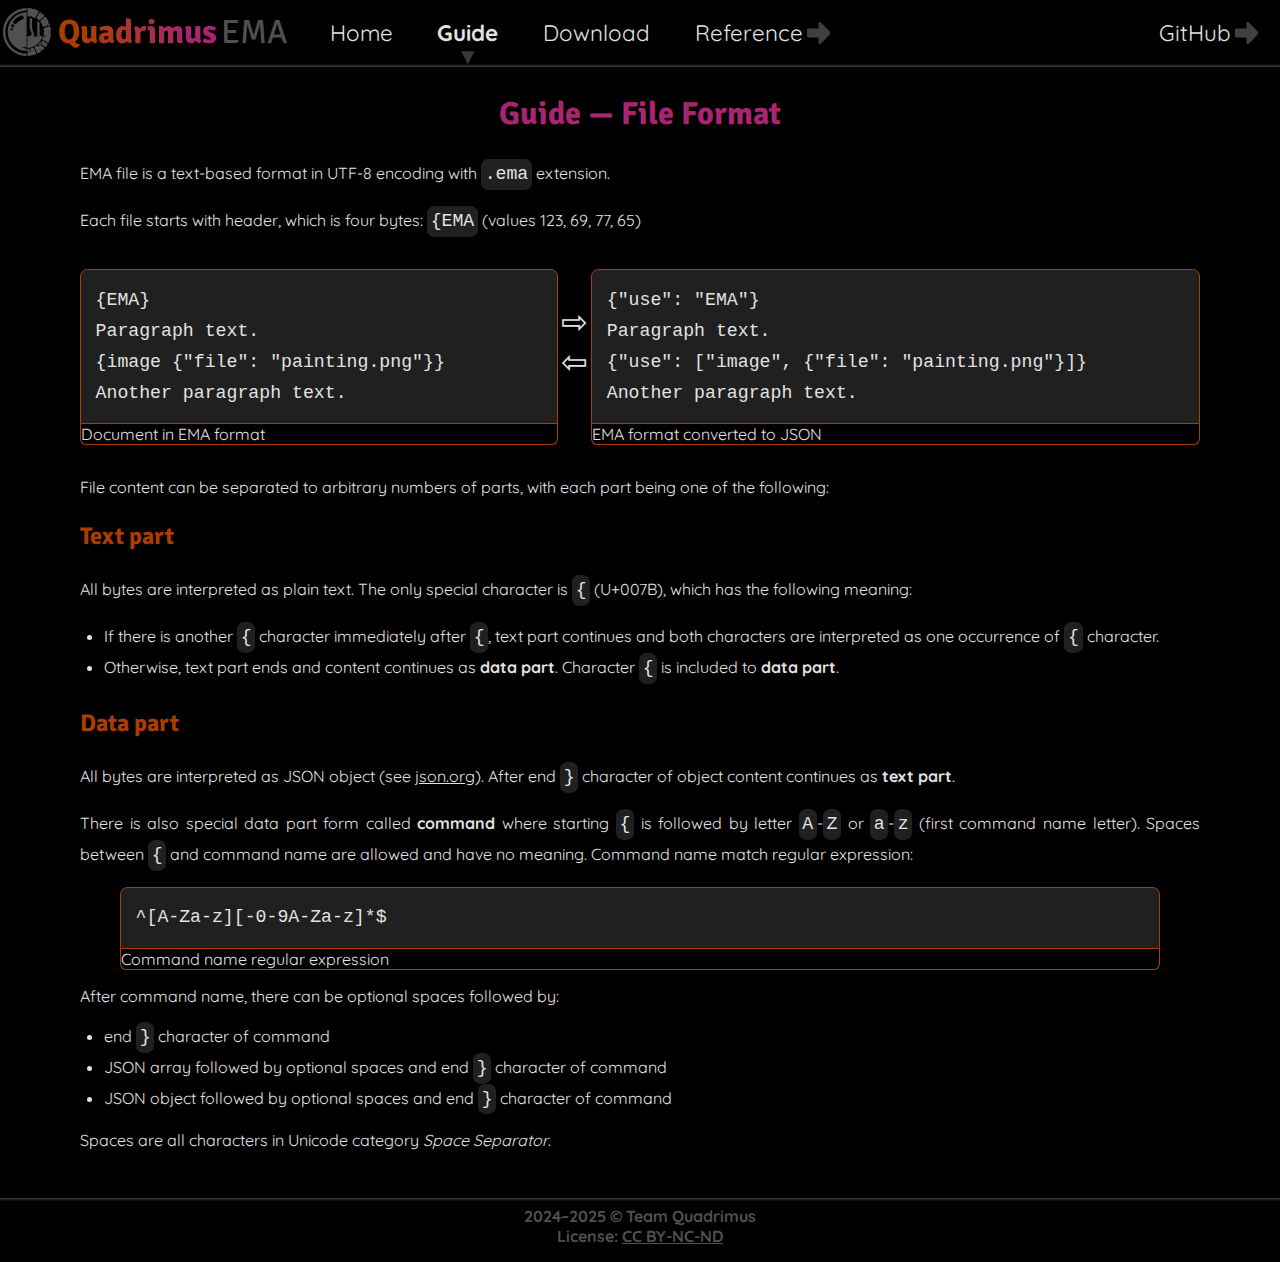
<file: ema/guide/format.html>
<!doctype html>
<html lang="en">
	<head>
		<meta charset="utf-8">
		<meta name="viewport" content="width=device-width, initial-scale=1">
		<meta name="robots" content="noai">
		<meta name="theme-color" media="(prefers-color-scheme: light)" content="#a92471">
		<meta name="theme-color" media="(prefers-color-scheme: dark)" content="#303030">
		<title>Quadrimus EMA — Guide: File Format</title>
		<link rel="canonical" href="https://quadrimus.com/ema/guide/format">
		<link rel="preconnect" href="https://fonts.googleapis.com">
		<link rel="preconnect" href="https://fonts.gstatic.com" crossorigin>
		<link href="https://fonts.googleapis.com/css2?family=Quicksand:wght@300..700&display=swap" rel="stylesheet">
		<link href="https://fonts.googleapis.com/css2?family=Signika:wght@300..700&display=swap" rel="stylesheet">
		<link href="/style.css" rel="stylesheet" type="text/css">
		<link href="/img/icon/favicon-32.png" rel="icon" sizes="32x32" type="image/png">
		<link href="/img/icon/favicon-128.png" rel="icon" sizes="128x128" type="image/png">
		<link href="/img/icon/favicon-144.png" rel="icon" sizes="144x144" type="image/png">
		<link href="/img/icon/favicon-192.png" rel="icon" sizes="192x192" type="image/png">
		<script defer src="https://cloud.umami.is/script.js" data-website-id="96cfccf0-e324-4feb-b0eb-22740c07a883"></script>
		<script src="/script.js"></script>
	</head>
	<body>
		<header>
			<h1>
				<a href="/" title="Go to Quadrimus">
					<svg class="logo" viewBox="0 0 10 10" xmlns="http://www.w3.org/2000/svg">
						<path d="M 4.8296794 0.0031005859 C 2.157413 0.12687546 -0.00011449533 2.2957023 0 5.0002116 C 0.0001626044 7.6667409 2.1031951 9.8881791 4.7175415 9.9921549 C 4.8960123 9.9992549 4.9459513 9.9137648 4.9459513 9.8541789 L 4.9459513 9.6495402 C 4.9459513 9.5487553 4.8968715 9.4978584 4.7940226 9.4955444 C 2.40262 9.4417345 0.50023686 7.4163872 0.50022786 5.0002116 C 0.50023686 2.571552 2.489101 0.67527128 4.8312297 0.50332845 C 4.8910496 0.49892845 4.9418172 0.47124891 4.9418172 0.35295003 C 4.9418172 0.24405814 4.9430172 0.20534341 4.9418172 0.1173055 C 4.9408752 0.047135571 4.8760673 0.00095158822 4.8296794 0.0031005859 z M 5.3428263 0.0098185221 C 5.1918445 0.0098185221 5.0704915 0.074108346 5.0704915 0.25838216 C 5.0704915 0.25838216 5.0778915 1.173332 5.0704915 1.5048177 C 5.0652915 1.7362035 5.1477413 1.7569911 5.2663452 1.7626831 C 5.498419 1.7738131 5.6874084 1.7942534 5.8694092 1.8345133 C 5.9417491 1.7591534 6.0168107 1.6575296 6.1029867 1.5223877 C 6.0584267 1.6550436 6.0286894 1.7700439 6.0115194 1.8706868 C 6.1571142 1.9123268 6.3042478 1.9684268 6.4714396 2.0463867 C 6.6751714 2.1413866 6.682266 2.0960068 6.7778809 1.9451009 C 6.9366267 1.6945692 7.1978904 1.2711296 7.3494222 1.0133748 C 7.4890921 0.7757801 7.5191011 0.6861094 7.2987793 0.56017253 C 7.0032396 0.39126169 6.6424512 0.25759396 6.2983236 0.16433105 C 6.2227736 0.30972791 6.1327291 0.09412333 5.7701904 0.049609375 C 5.6054336 0.023279401 5.4586892 0.0098185221 5.3428263 0.0098185221 z M 7.7426799 0.85782878 C 7.7051899 0.85860778 7.6710623 0.87392171 7.6496623 0.90847168 L 7.0037069 1.9518188 C 6.9605269 2.0215588 6.9392128 2.0653077 7.0698527 2.1781616 C 7.2169696 2.3052515 7.3533981 2.404863 7.4749959 2.5285278 C 7.5339259 2.5884678 7.6222814 2.5684984 7.7044393 2.4964884 L 8.5374634 1.7668172 C 8.6139533 1.6997773 8.6519007 1.5825838 8.5539998 1.4846639 C 8.5090899 1.4397539 8.4633295 1.395794 8.4165405 1.352889 C 8.2511317 1.1675292 8.0007305 1.306548 7.9736735 0.98598633 C 7.9341435 0.95577636 7.8943539 0.92584931 7.8543009 0.89606934 C 7.820821 0.87117936 7.7801708 0.85704878 7.7426799 0.85782878 z M 4.8694702 0.90950521 C 2.6888644 1.0085051 0.97667269 2.7963487 0.97203369 4.9454346 C 0.97633369 7.0661994 2.6457017 8.8031965 4.7831706 8.9761963 C 4.9154484 8.9869063 4.9319987 8.9102264 4.9319987 8.8377035 L 4.9319987 8.4868205 C 4.584863 8.4480305 4.0436883 8.2501201 3.8933024 8.1013143 C 4.284735 8.1343543 4.7056089 8.1848792 4.9319987 8.1276693 C 4.9319987 8.1276693 4.9226987 3.7894756 4.9319987 0.96376546 C 4.9320897 0.93623549 4.8986702 0.90818521 4.8694702 0.90950521 z M 3.9485962 1.543575 C 4.3245208 1.537275 4.4857325 2.1931191 4.0984578 2.326473 C 3.6761143 2.4719098 3.0514308 2.8400146 2.7822591 3.2359782 C 2.5561303 3.5686179 1.9079284 3.0770473 2.1967651 2.6758057 C 2.4793589 2.2832321 3.2632324 1.7043412 3.8705648 1.5539103 C 3.8974348 1.5472103 3.9235362 1.544015 3.9485962 1.543575 z M 8.7999797 1.8438151 C 8.7661597 1.8468151 8.7290698 1.8645192 8.6878418 1.9006592 L 7.8145101 2.6665039 C 7.7581601 2.7159139 7.7375516 2.8182664 7.8222616 2.9310872 C 8.0137434 3.186715 8.1786745 3.467287 8.2764974 3.7697957 C 8.3124374 3.8809386 8.392424 3.9346084 8.4573649 3.9217244 L 9.0444092 3.8054525 C 9.1593301 3.7826525 9.1643129 3.744472 9.1942708 3.6834961 L 9.4738403 3.1145386 C 9.5436903 2.9723697 9.5545535 2.9336853 9.5084635 2.8473714 C 9.3758967 2.5991467 9.1328785 2.1839546 8.9467407 1.9321818 C 8.9039308 1.8742819 8.8563506 1.8387951 8.7999797 1.8438151 z M 5.5634847 2.1032308 L 5.5634847 4.2307495 L 6.007902 5.4348104 L 5.7872437 5.7660563 C 5.428474 5.7673563 5.2567556 5.8621967 5.0699748 5.9495076 L 5.0699748 8.3183553 C 6.5169933 8.3178943 7.7918496 7.3545002 8.2046672 5.9495076 C 8.0966473 5.7793228 7.8774867 5.688417 7.630542 5.8218669 L 7.630542 3.0990356 C 7.5076531 2.9592418 7.307407 2.7459054 7.1303141 2.5993245 L 7.1303141 5.9495076 C 6.9544783 5.9858076 6.7623299 6.0098361 6.3536174 5.8714762 L 6.5081299 5.6105103 L 6.0637126 4.2069784 L 6.0637126 2.2060669 C 5.9001117 2.1569769 5.7369265 2.1245468 5.5634847 2.1032308 z M 9.6076823 3.1383097 C 9.5945323 3.1400097 9.5834867 3.1510241 9.5782267 3.1615641 C 9.5227368 3.272618 9.359367 3.6240572 9.318811 3.7119181 C 9.304561 3.7439181 9.3407557 3.7590466 9.3611857 3.7568766 C 9.4581156 3.7465766 9.5408743 3.724384 9.6319702 3.707784 C 9.7515341 3.686004 9.8152011 3.645443 9.7570272 3.4597371 C 9.7242872 3.3631272 9.6908579 3.2644738 9.6479899 3.1708659 C 9.6358399 3.1443459 9.6208323 3.1365897 9.6076823 3.1383097 z M 2.0298503 3.3594849 A 0.32005486 0.32803306 0 0 1 2.3497274 3.6876302 A 0.32005486 0.32803306 0 0 1 2.0298503 4.0157756 A 0.32005486 0.32803306 0 0 1 1.7094564 3.6876302 A 0.32005486 0.32803306 0 0 1 2.0298503 3.3594849 z M 9.6939819 3.9191406 C 9.676462 3.9199856 9.6582249 3.9221418 9.6392049 3.9253418 L 8.6583862 4.0912231 C 8.3930155 4.1360831 8.4375461 4.3289393 8.4635661 4.4968831 C 8.6730719 4.9829547 8.5926483 4.9927356 8.5002563 5.0002116 C 8.5001823 5.2719603 8.4726964 5.5439257 8.4124064 5.8073975 C 8.6704962 5.7775675 8.8736923 5.7284677 9.0774821 5.5764038 C 8.9621872 5.6630037 8.8652629 5.8479426 8.6806071 5.8750936 C 8.8352959 5.9017436 8.8433778 5.9437937 8.9358887 6.0637126 C 8.63232 5.8902307 8.5313849 5.9265982 8.3736491 5.9593262 C 8.3280091 6.120342 8.2697653 6.2774146 8.1953654 6.4280314 C 8.0949275 6.6313572 8.190566 6.6431151 8.2687459 6.6874471 C 8.5632096 6.793795 8.972943 6.9952941 9.2624837 7.2362508 C 9.3647816 7.2919408 9.4699998 7.2327505 9.4991618 7.1819906 C 9.7945475 6.6678231 9.9642033 5.936403 9.9937052 5.2213867 C 9.9327253 5.1967567 9.8630565 5.1779567 9.7802816 5.1511068 C 9.8796715 5.1438068 9.9366851 5.1440038 9.9962891 5.1356038 C 9.9967571 5.1171639 9.9975394 5.0987 9.9978394 5.0803101 C 9.8423925 5.0549601 9.7564632 5.0502198 9.5327515 5.0260498 C 9.7268813 4.9709299 9.8670883 4.9458094 9.9983561 4.9040934 C 9.9949561 4.6040197 9.9759561 4.378914 9.9280762 4.1149943 C 9.9013762 3.9677665 9.8165938 3.9132276 9.6939819 3.9191406 z M 1.8334798 4.1956095 A 0.24555387 0.24847713 0 0 1 2.0789429 4.4441732 A 0.24555387 0.24847713 0 0 1 1.8334798 4.6922201 A 0.24555387 0.24847713 0 0 1 1.5880168 4.4441732 A 0.24555387 0.24847713 0 0 1 1.8334798 4.1956095 z M 8.018632 6.7902832 C 8.012832 6.7913832 8.0076491 6.794485 8.0031291 6.799585 C 7.9901791 6.8142349 7.9941782 6.8361026 7.9984782 6.8574626 L 8.1359375 7.53184 C 8.1515475 7.6085099 8.1835345 7.6379178 8.2258545 7.6749837 C 8.3713373 7.8023996 8.6503257 8.0638007 8.7803426 8.1576416 C 8.8245226 8.1895316 8.8675326 8.1696207 8.8945475 8.1354207 C 9.0509764 7.9373789 9.1779943 7.7523167 9.2965902 7.5561279 C 9.3113902 7.531638 9.2998928 7.4838718 9.2754028 7.4708618 C 9.140214 7.288418 8.4918428 6.9138536 8.0708252 6.8068197 C 8.0554852 6.8029197 8.035942 6.7871232 8.018632 6.7902832 z M 7.8646362 7.036263 C 7.8509762 7.037111 7.8362054 7.044761 7.8248454 7.0605509 C 7.7071685 7.2243448 7.4641432 7.5085952 7.2042114 7.711674 C 7.1696415 7.738684 7.1950132 7.7577225 7.2135132 7.7566325 C 7.5128509 7.8315424 7.7888282 7.8099039 7.974707 7.711674 C 7.999487 7.709974 8.0236693 7.6773731 8.0222493 7.6543132 C 8.0150494 7.5367273 7.9439995 7.2622213 7.9013265 7.0615845 C 7.8978265 7.0448945 7.8821962 7.035173 7.8646362 7.036263 z M 8.0486043 7.8382812 C 7.8929855 7.9428981 7.3731547 7.9831825 7.0471151 7.8946086 C 6.9964251 7.8971086 6.9429477 7.9108468 6.9008708 7.9380168 C 6.8027409 8.0013867 6.7082012 8.0542802 6.5949463 8.1147502 C 6.5648763 8.1308101 6.5529722 8.1928811 6.5732422 8.2377401 L 7.1297974 9.4691895 C 7.1453273 9.5035394 7.1777444 9.50211 7.2021444 9.48986 C 7.4820881 9.3492302 7.7446501 9.1872694 7.9881429 9.0061686 C 7.9550229 8.8835867 7.8797282 8.743409 7.7504313 8.5576172 C 7.9178821 8.704243 8.0570611 8.8001445 8.180896 8.8552734 C 8.3506628 8.7158456 8.5104131 8.5665704 8.658903 8.4077555 C 8.684283 8.3806156 8.6796639 8.3364894 8.6635539 8.3224894 C 8.557092 8.2309195 8.3018026 8.0099575 8.1550578 7.8791056 C 8.1267378 7.8538557 8.0852373 7.8349613 8.0486043 7.8382812 z M 6.2792033 8.2702962 C 6.2594733 8.2700842 6.2380113 8.273495 6.2156413 8.281665 C 6.0198105 8.352795 5.8494078 8.4100714 5.672522 8.4475464 C 5.7265719 8.7710571 5.7403834 9.0972093 5.6099935 9.433016 C 5.6042935 9.0893353 5.5616935 8.7626224 5.4100057 8.4863037 C 5.3513158 8.4912037 5.2914528 8.4945719 5.2275879 8.4945719 C 5.154358 8.4945719 5.0968465 8.5518919 5.0968465 8.6418498 L 5.0968465 9.9017212 C 5.0968465 9.9465311 5.1448433 9.9985794 5.1852132 9.9978394 C 5.8270236 9.9859894 6.4546657 9.8170273 6.8207723 9.6578084 C 6.9428172 9.6047285 6.9414295 9.5443316 6.8946696 9.4335327 C 6.7802427 9.162446 6.5472729 8.6612971 6.404777 8.3509115 C 6.383767 8.3051515 6.3383962 8.2709362 6.2792033 8.2702962 z" />
					</svg>
					<span class="quadrimus">Quadrimus</span>
				</a>
				<span class="ema">EMA</span>
			</h1>
			<div class="menu" onclick="toggleMenu()" style="display: none;"></div>
			<nav>
				<a href="/ema/">Home</a>
				<a href="/ema/guide" class="active">Guide</a>
				<a href="/ema/download">Download</a>
				<a class="external" href="https://pkg.go.dev/quadrimus.com/ema">Reference</a>
				<a class="external right" href="https://github.com/quadrimus/ema">GitHub</a>
			</nav>
		</header>
		<main>
			<section>
				<h2>Guide — File Format</h2>
				<p>EMA file is a text-based format in UTF-8 encoding with <code>.ema</code> extension.</p>
				<p>Each file starts with header, which is four bytes: <code>{EMA</code> (values 123, 69, 77, 65)</p>
			</section>
			<section class="conversion">
				<figure>
					<code class="json">{EMA}
						Paragraph text.
						{image {"file": "painting.png"}}
						Another paragraph text.
					</code>
					<figcaption>Document in EMA format</figcaption>
				</figure>
				<div></div>
				<figure>
					<code class="json">{"use": "EMA"}
						Paragraph text.
						{"use": ["image", {"file": "painting.png"}]}
						Another paragraph text.
					</code>
					<figcaption>EMA format converted to JSON</figcaption>
				</figure>
			</section>
			<section>
				<p>File content can be separated to arbitrary numbers of parts,	with each part being one of the following:</p>

				<h3>Text part</h3>
				<p>
					All bytes are interpreted as plain text.
					The only special character is <code>{</code> (U+007B), which has the following meaning:
				</p>
				<ul>
					<li>
						If there is another <code>{</code> character immediately after <code>{</code>,
						text part continues and both characters are interpreted as one occurrence of <code>{</code> character.
					</li>
					<li>
						Otherwise, text part ends and content continues as <b>data part</b>.
						Character <code>{</code> is included to <b>data part</b>.
					</li>
				</ul>

				<h3>Data part</h3>
				<p>
					All bytes are interpreted as JSON object (see <a href="https://json.org">json.org</a>).
					After end <code>}</code> character of object content continues as <b>text part</b>.
				</p>
				<p>
					There is also special data part form called <b>command</b> where starting <code>{</code> is followed
					by letter <code>A</code>-<code>Z</code> or <code>a</code>-<code>z</code> (first command name letter).
					Spaces between <code>{</code> and command name are allowed and have no meaning.
					Command name match regular expression:
				</p>
				<figure>
					<code>^[A-Za-z][-0-9A-Za-z]*$</code>
					<figcaption>Command name regular expression</figcaption>
				</figure>
				<p>After command name, there can be optional spaces followed by:</p>
				<ul>
					<li>end <code>}</code> character of command</li>
					<li>JSON array followed by optional spaces and end <code>}</code> character of command</li>
					<li>JSON object followed by optional spaces and end <code>}</code> character of command</li>
				</ul>
				<p>Spaces are all characters in Unicode category <i>Space Separator</i>.</p>
			</section>
		</main>
		<footer>
			<p>
				2024&ndash;2025 &copy; Team Quadrimus
			</p>
			<p>
				License: <a href="https://creativecommons.org/licenses/by-nc-nd/4.0/" rel="license" target="_blank">CC BY-NC-ND</a>
			</p>
		</footer>
		<script>
			ready();
			highlightCodes();
			improveCodes();
		</script>
	</body>
</html>
</file>
<file: style.css>
@media screen and (min-width: 100em) {
	header {
		padding: 0 4em;
	}
}

:root {
	-webkit-tap-highlight-color: #ffffff80;
	--background-color: #000000;
	--border-color: #404040;
	--grey-background-color: #202020;
	--grey-text-color: #505050;
	--orange: #ab3d00;
	--orange-text-color: #ffbb94;
	--pink: #a92471;
	--pink-text-color: #ff92d4;
	--text-color: #e2e2e2;
	background-color: var(--background-color);
	color: var(--text-color);
	font-family: "Quicksand", sans-serif;
	font-optical-sizing: auto;
	font-style: normal;
	font-weight: 400;
}

body {
	display: flex;
	flex-direction: column;
	margin: 0;
	min-height: 100vh;
	min-width: 24em;
}

header {
	background: linear-gradient(0deg, var(--border-color), var(--background-color) 0.2em);
	min-height: 4.2em;

	& > .menu {
		cursor: pointer;
		font-size: 2em;
		line-height: 2em;
		margin-left: auto;
		min-width: 2em;
		text-align: center;

		&::before {
			content: '☰';
		}

		&:hover {
			background-color: var(--pink);
		}
	}
}

h1 {
	display: inline-block;
	float: left;
	font-size: 1em;
	margin: 0.7em 1em 0 0.2em;
	min-width: 18em;
	position: relative;

	svg.logo {
		display: inline-block;
		height: 3em;
		margin: -0.2em 0.2em 0 0;
		min-width: 3em;

		path {
			fill: var(--grey-text-color);
			stroke: none;
			transition: fill 1s;
		}
	}

	a {
		display: inline-block;
		text-decoration: none;
	}

	a:hover svg.logo path {
		fill: var(--text-color);
	}

	span {
		color: var(--grey-text-color);
		font-family: "Signika", sans-serif;
		font-size: 2.1em;
		font-weight: normal;
		vertical-align: top;

		&.quadrimus {
			background: linear-gradient(90deg, var(--orange) 0%, var(--orange) 20%, var(--pink) 80%, var(--pink) 100%);
			background-clip: text;
			color: transparent;
			font-weight: bold;
		}
	}
}

nav {
	display: flex;
	flex-grow: 1;

	a {
		color: var(--text-color);
		display: flex;
		font-size: 1.4em;
		gap: 0.2em;
		line-height: 3em;
		padding: 0 1em;
		text-decoration: none;

		&.right:last-child {
			margin-left: auto;
		}

		&.external::after {
			background-image: url('[data-uri]');
			background-position: center;
			background-repeat: no-repeat;
			content: '';
			display: inline-block;
			opacity: 25%;
			width: 1em;
		}

		&:hover {
			background-color: var(--pink);
			color: var(--text-color);
		}

		&:nth-child(even):hover {
			background-color: var(--orange);
		}

		&.active {
			color: var(--text-color);
			font-weight: bold;
			position: relative;
		}

		&.active::before {
			bottom: 0;
			content: '▼';
			display: block;
			left: calc(50% - 0.5em);
			line-height: 100%;
			opacity: 25%;
			position: absolute;
			text-align: center;
			width: 1em;
		}
	}
}

@media screen and (max-width: 64em) {
	header {
		.menu {
			background-color: var(--background-color);
			display: inline-block !important;
			float: right;
			position: relative;
			z-index: 2;
		}
	}

	h1 {
		margin-right: 0;
		max-width: calc(100vw - 8em);
		min-width: unset;
		white-space: nowrap;
	}

	nav {
		display: none;

		&.opened {
			clear: both;
			display: flex;
			flex-direction: column;
			flex-grow: 1;
		}

		a {
			justify-content: center;
			padding: 0;
			width: 100%;

			&:last-child {
				margin-left: 0;
			}
		}
	}

	section {
		&.blocks {
			flex-direction: column;
		}

		&.conversion {
			flex-direction: column;

			figure {
				&:first-child {
					margin-bottom: 0;
				}

				&:last-child {
					margin-top: 0;
				}
			}

			div {
				flex-direction: row-reverse !important;
				margin-bottom: 0 !important;

				&::before {
					content: '⇧' !important;
				}

				&::after {
					content: '⇩' !important;
				}
			}
		}

		&.text {
			margin-inline: 0.8em !important;

			& > h2 {
				margin-block: 0.4em;
			}
		}
	}
}

@media screen and (max-width: 32em) {
	h1 {
		margin-top: 0.5em;
		position: relative;

		svg.logo {
			margin-top: 0;
		}

		& > span:last-child {
			left: 2.45em;
			position: absolute;
			top: 0.95em;
		}

		span {
			font-size: 1.4em !important;
		}
	}

	body.ig {
		h1 span {
			font-size: 19px !important;

			&:last-child {
				left: 56px;
				top: 22px;
			}
		}
	}
}

main {
	align-self: center;
	flex-grow: 1;
	max-width: 70em;
	position: relative;
	padding: 0 0.2em 2em 0.2em;
	width: 70em;
}

@media screen and (max-width: 71em) {
	main {
		align-self: stretch;
		max-width: none;
		width: auto;
	}
}

h2 {
	color: var(--pink);
	font-family: "Signika", sans-serif;
	font-size: 2em;
	text-align: center;
}

h3 {
	color: var(--orange);
	font-family: "Signika", sans-serif;
	font-size: 1.5em;
}

p {
	text-align: justify;
}

a {
	color: var(--text-color);

	&:hover {
		color: var(--pink-text-color);
	}

	&:active {
		color: var(--orange-text-color);
	}
}

ul {
	list-style-type: disc;
	padding-left: 1.5em;

	&.list-ellipsis {
		list-style-type: '… ';
	}

	&.list-tilda {
		list-style-type: '~ ';
	}
}

code {
	background-color: var(--grey-background-color);
	border-radius: 0.4em;
	color: var(--text-color);
	display: inline-block;
	font-family: monospace;
	font-size: 1.4em;
	line-height: 1.7em;
	padding: 0 0.2em;
	white-space: pre-line;

	& > b {
		color: var(--pink-text-color);
	}

	& > i {
		color: var(--orange-text-color);
		font-style: normal;
	}
}

figure > code {
	border: 0.1em solid var(--orange);
	display: block;
	padding: 0.8em;

	&:has(+ figcaption) {
		border-bottom-left-radius: 0;
		border-bottom-right-radius: 0;
	}

	& + figcaption {
		align-items: flex-start;
		background-color: var(--background-color);
		border: 0.1em solid var(--orange);
		border-top: none;
		border-radius: 0 0 0.4em 0.4em;
		color: var(--text-color);
		display: flex;
		overflow: hidden;

		& > span {
			display: inline-block;
			padding: 0.4em;
		}

		& > a {
			color: var(--text-color);
			border: 0.1em solid var(--orange);
			border-right: none;
			border-top: none;
			display: inline-block;
			margin: 0 0 -0.1em auto;
			padding: 0.4em;
			text-align: center;
			text-decoration: none;
			width: 4em;

			&:hover {
				background-color: var(--orange);
				color: var(--text-color);
			}
		}
	}
}

section.blocks {
	display: flex;
	gap: 1em;

	& > div {
		background-color: var(--grey-background-color);
		border-radius: 1em;
		display: flex;
		flex: 1;
		flex-direction: column;
		padding: 1em;

		& > h3 {
			color: var(--pink);
			margin: 0;
			text-align: center;
		}

		&:nth-child(even) > h3 {
			color: var(--orange);
		}

		& > figure {
			align-items: center;
			display: flex;
			margin: auto 0 0 0;
			min-height: var(--figure-height, auto);
			justify-content: center;
		}
	}

	&.download > div {
		& > a {
			background-color: var(--background-color);
			background-image: url('[data-uri]');
			background-repeat: no-repeat;
			color: var(--text-color);
			display: flex;
			font-weight: bold;
			margin-top: 0.5em;
			overflow: hidden;
			position: relative;
			padding: 0.5em 0.5em 0.5em 1.2em;
			text-decoration: none;
			white-space: nowrap;

			&:hover {
				background-color: var(--pink);
			}

			&:nth-child(even):hover {
				background-color: var(--orange);
			}

			& > span {
				font-weight: normal;
				margin-left: auto;
				padding-left: 0.2em;
			}
		}
	}

	& > div {
		& > ul {
			padding-left: 1em;

			& > li {
				margin-bottom: 0.5em;
			}
		}

		& > p {
			display: block;
			margin: 0.5em 0.2em;
		}
	}
}

section.conversion {
	display: flex;
	gap: 0.2em;

	& > figure {
		flex-grow: 1;
		margin: 1em 0;
	}

	& > div {
		display: flex;
		flex-direction: column;
		font-size: 2em;
		font-weight: normal;
		justify-content: center;
		margin-bottom: 1em;

		&::before {
			content: '⇨';
		}

		&::after {
			content: '⇦';
		}
	}
}

section.text {
	margin-inline: 0.4em;

	ul {
		li {
			margin-block: 0.5em;
		}
	}
}

div.warning {
	background: linear-gradient(10deg, var(--pink), var(--orange));
	border-radius: 0.5em;
	margin: 1em 0;
	padding: 1.5em 1em 1.5em 4.7em;
	position: relative;

	&::before {
		background-image: url('[data-uri]');
		background-position-y: center;
		background-repeat: no-repeat;
		color: var(--pink);
		content: '';
		display: block;
		left: 0.4em;
		font-size: 2em;
		font-weight: normal;
		height: 75%;
		line-height: 0.85em;
		position: absolute;
		text-align: center;
		top: 0.3em;
		width: 1.61em;
	}
}

section.font {
	border: 0.2em solid var(--border-color);
	border-radius: 1em;
	padding-bottom: 1em;

	& > h3 {
		border-top: 0.15em solid var(--border-color);
		border-radius: 1em 1em 0 0;
		font-size: 1.5em;
		margin: 1em 0 1em 0;
		padding: 0.4em 0 0 0;
		text-align: center;

		&:first-child {
			border-top: none;
			margin-top: 0;
		}

		&::after {
			background: linear-gradient(90deg, var(--background-color) 0%, var(--border-color) 50%, var(--background-color) 100%);
			content: '';
			display: block;
			height: 0.1em;
			margin: 0.5em auto 0 auto;
			width: min(80%, 20em);
		}
	}

	& > div {
		display: flex;
		flex-wrap: wrap;
	}
}

book-detail > div {
	border: 0.2em solid var(--border-color);
	border-radius: 1em;
	display: grid;
	grid-gap: 1.5em;
	grid-template-columns: 14em auto auto min-content;
	grid-template-rows: 1.7em auto;
	margin-bottom: 1em;
	padding: 1em;

	& > img {
		align-self: center;
		display: block;
		grid-column: 1;
		grid-row: 1 / 3;
		height: 12em;
		margin: auto;
		width: 12em;
	}

	& > .title, & > .author {
		display: block;
		font-size: 1.5em;
		font-weight: bold;
		grid-column: 2;
		grid-row: 1;

		&::after {
			background: linear-gradient(90deg, var(--pink), transparent);
			content: '';
			display: block;
			height: 0.15em;
			margin-top: 0.25em;
			width: 80%;
		}
	}

	& > .author {
		grid-column: 3;

		&::after {
			background: linear-gradient(90deg, var(--orange), transparent);
		}
	}

	& > .description {
		display: block;
		grid-column: 2 / 4;
		grid-row: 2;
		text-align: justify;
	}

	& > dl {
		display: grid;
		grid-column: 4;
		grid-gap: 0.5em 0;
		grid-row: 1;
		height: min-content;
		margin: 0;
		width: min-content;

		dt {
			background-color: var(--grey-background-color);
			border-bottom-left-radius: 0.5em;
			border-top-left-radius: 0.5em;
			font-weight: bold;
			grid-column: 1;
			padding: 0.5em;
		}

		dd {
			background-color: var(--grey-background-color);
			border-bottom-right-radius: 0.5em;
			border-top-right-radius: 0.5em;
			grid-column: 2;
			margin: 0;
			padding: 0.5em;
		}

		.isbn {
			white-space: nowrap;
		}
	}
}

footer {
	background: linear-gradient(180deg, var(--border-color), var(--background-color) 0.2em);
	color: var(--grey-text-color);
	font-weight: bold;
	margin: auto;
	padding: 0.5em 0 1em 0;
	width: 100%;

	p {
		margin: 0;
		text-align: center;
	}

	a {
		color: var(--grey-text-color);
		text-decoration: underline;

		&:hover {
			color: var(--text-color);
		}
	}
}

body.ig {
	h1 span {
		font-size: 27px;
	}

	header {
		min-height: 0;

		& > .menu {
			font-size: 32px;
			line-height: 52px;
			min-width: 52px;
		}
	}
}
</file>
